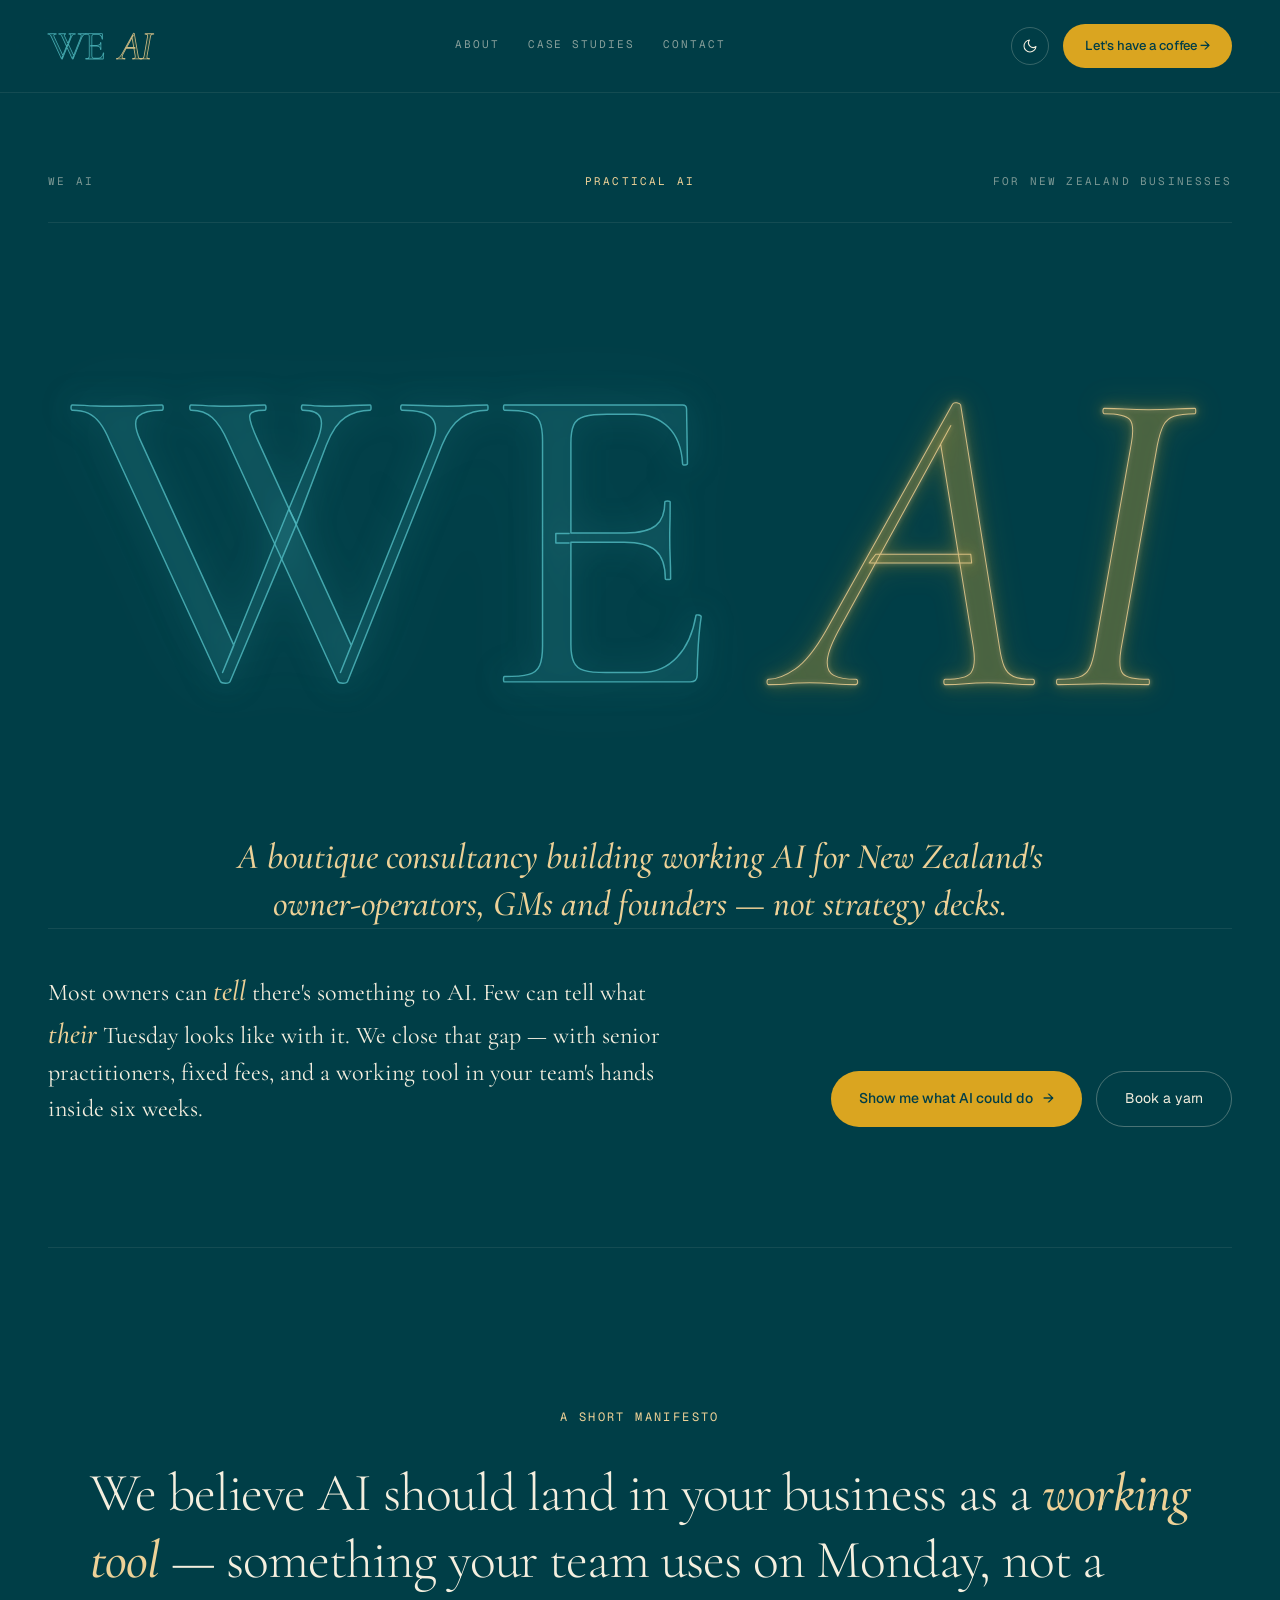
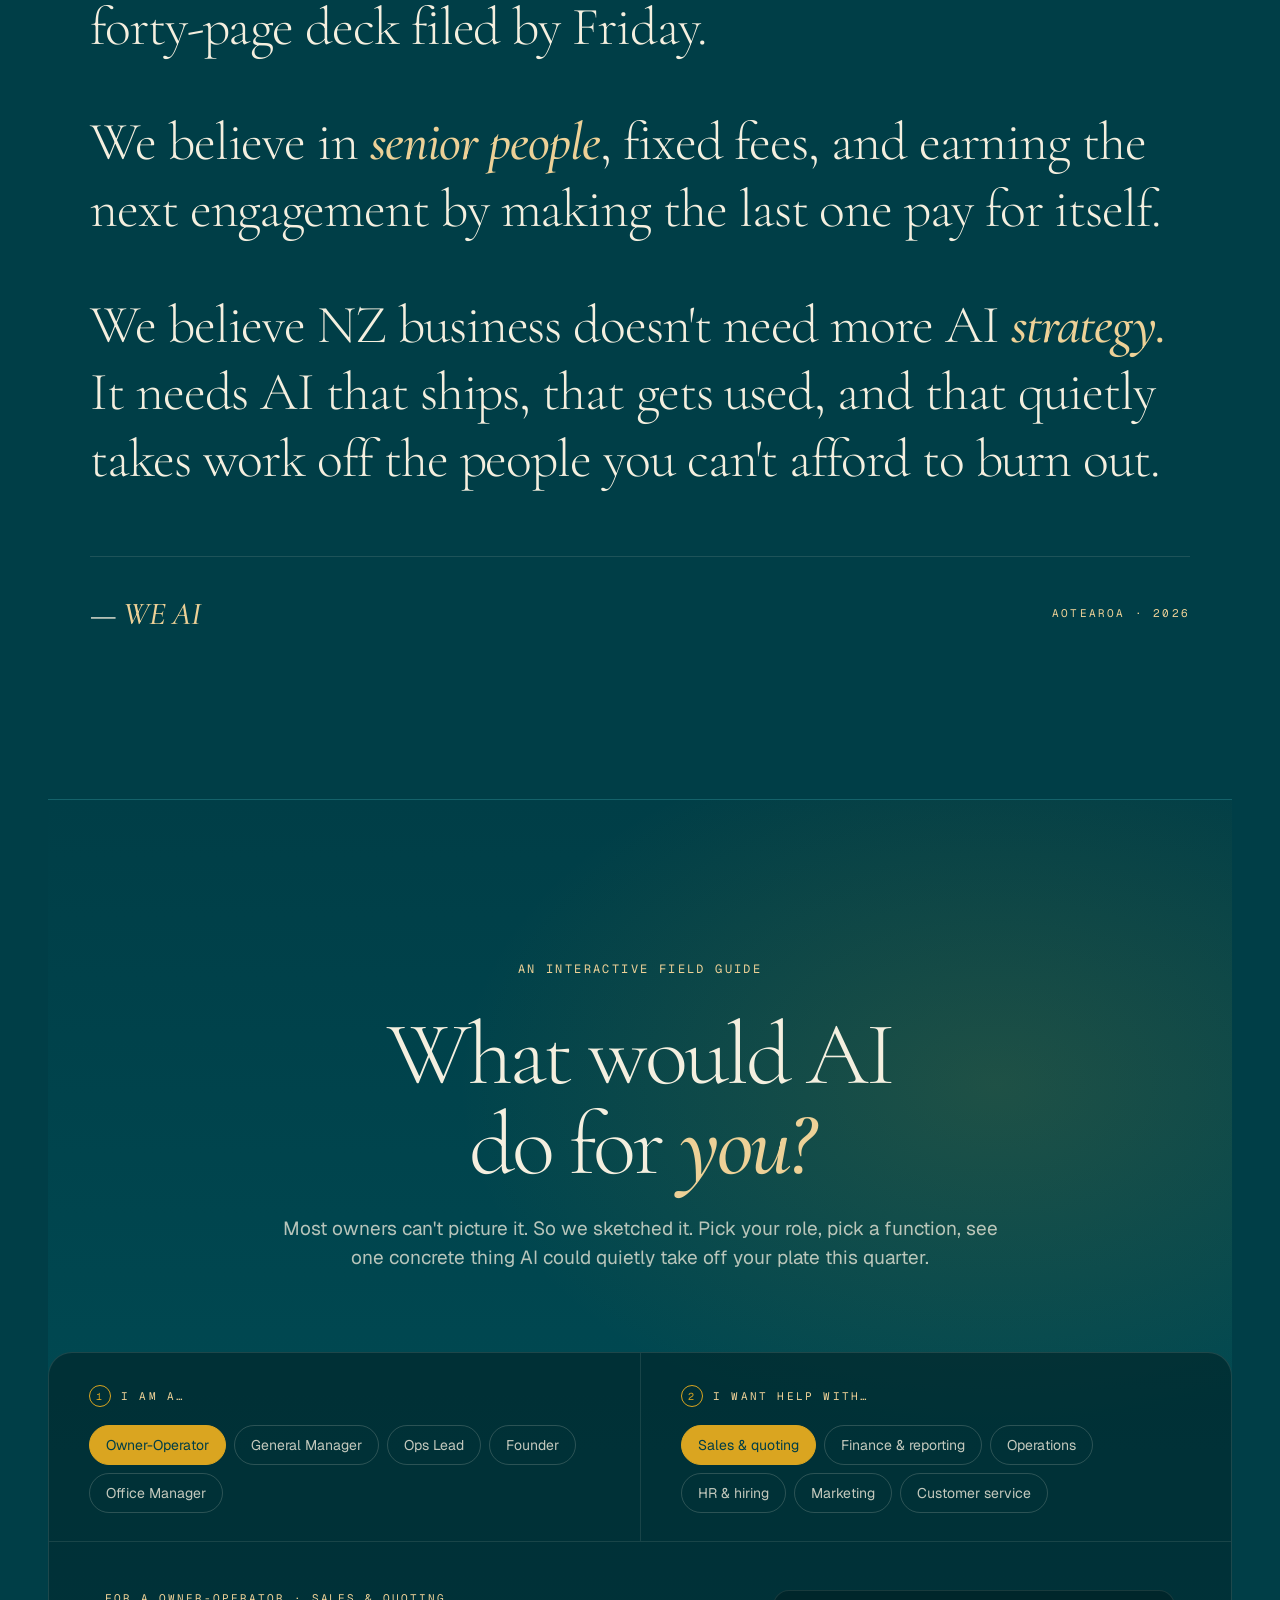
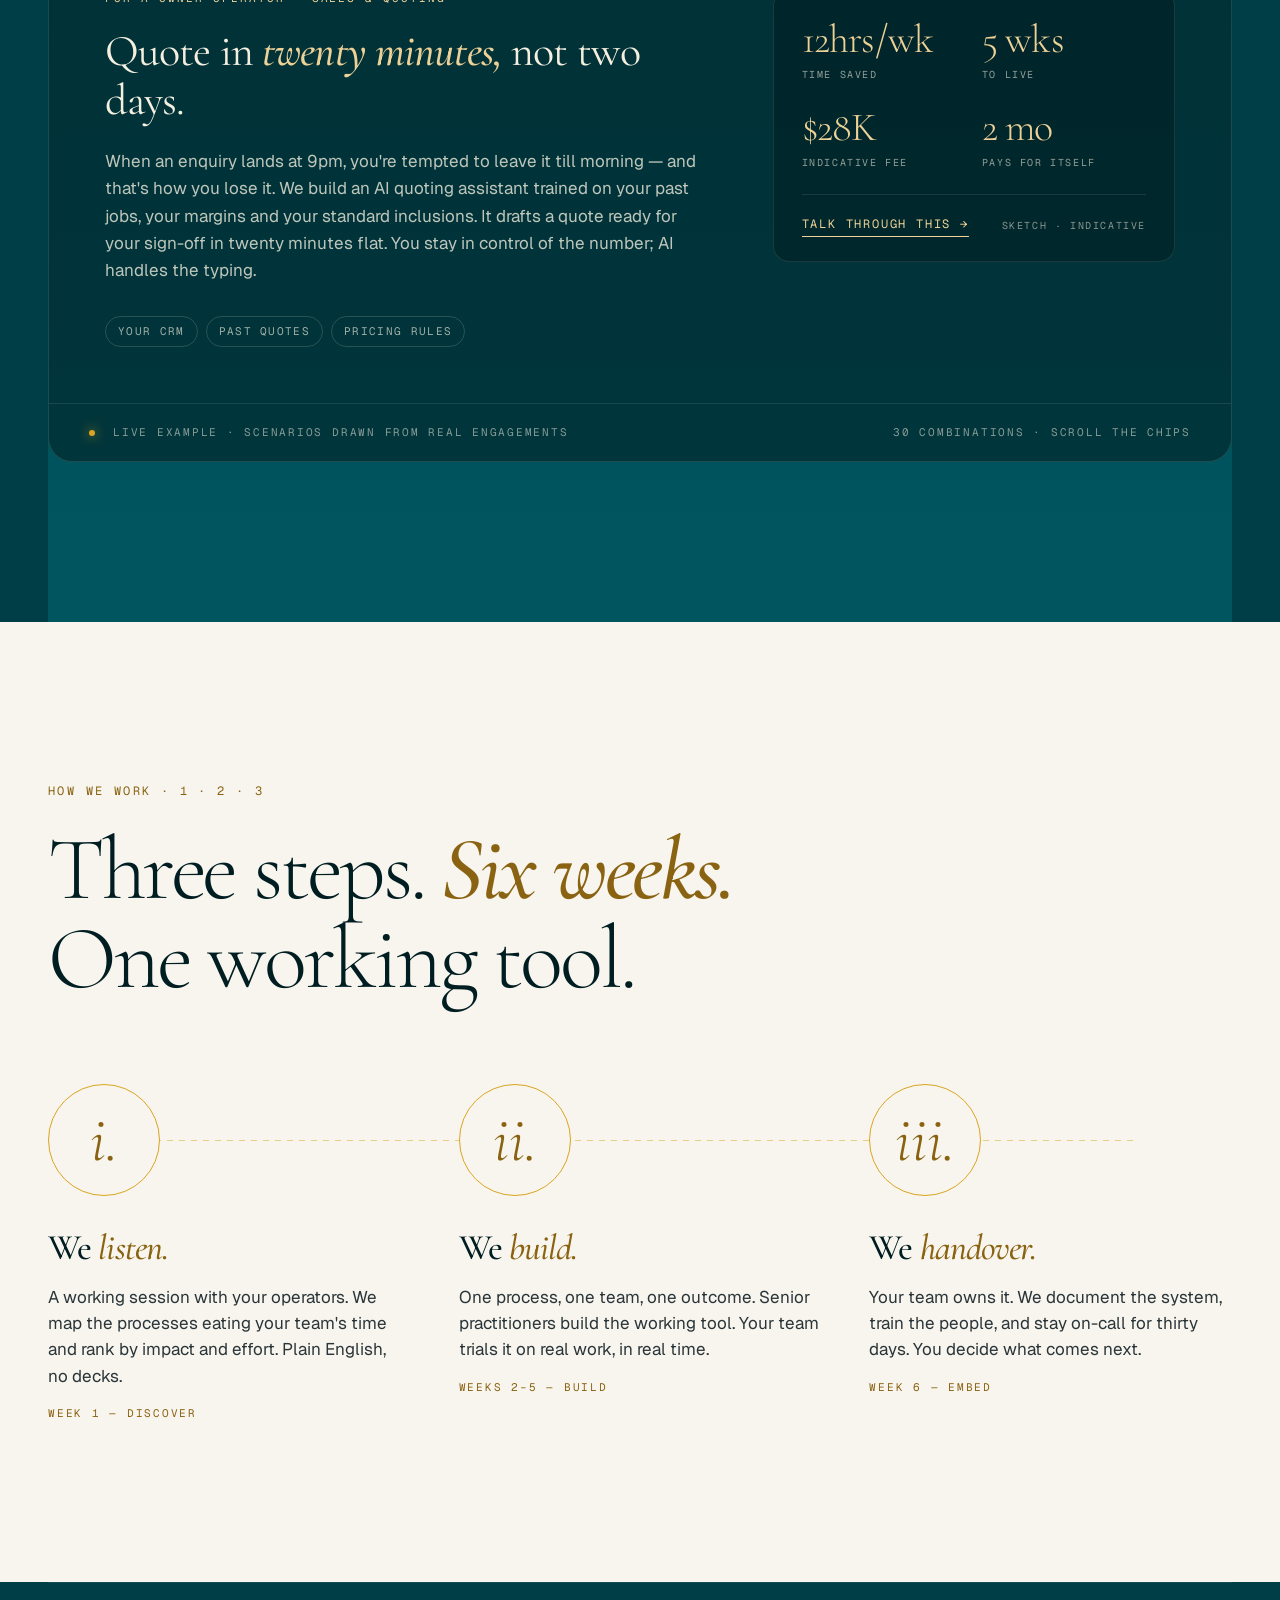
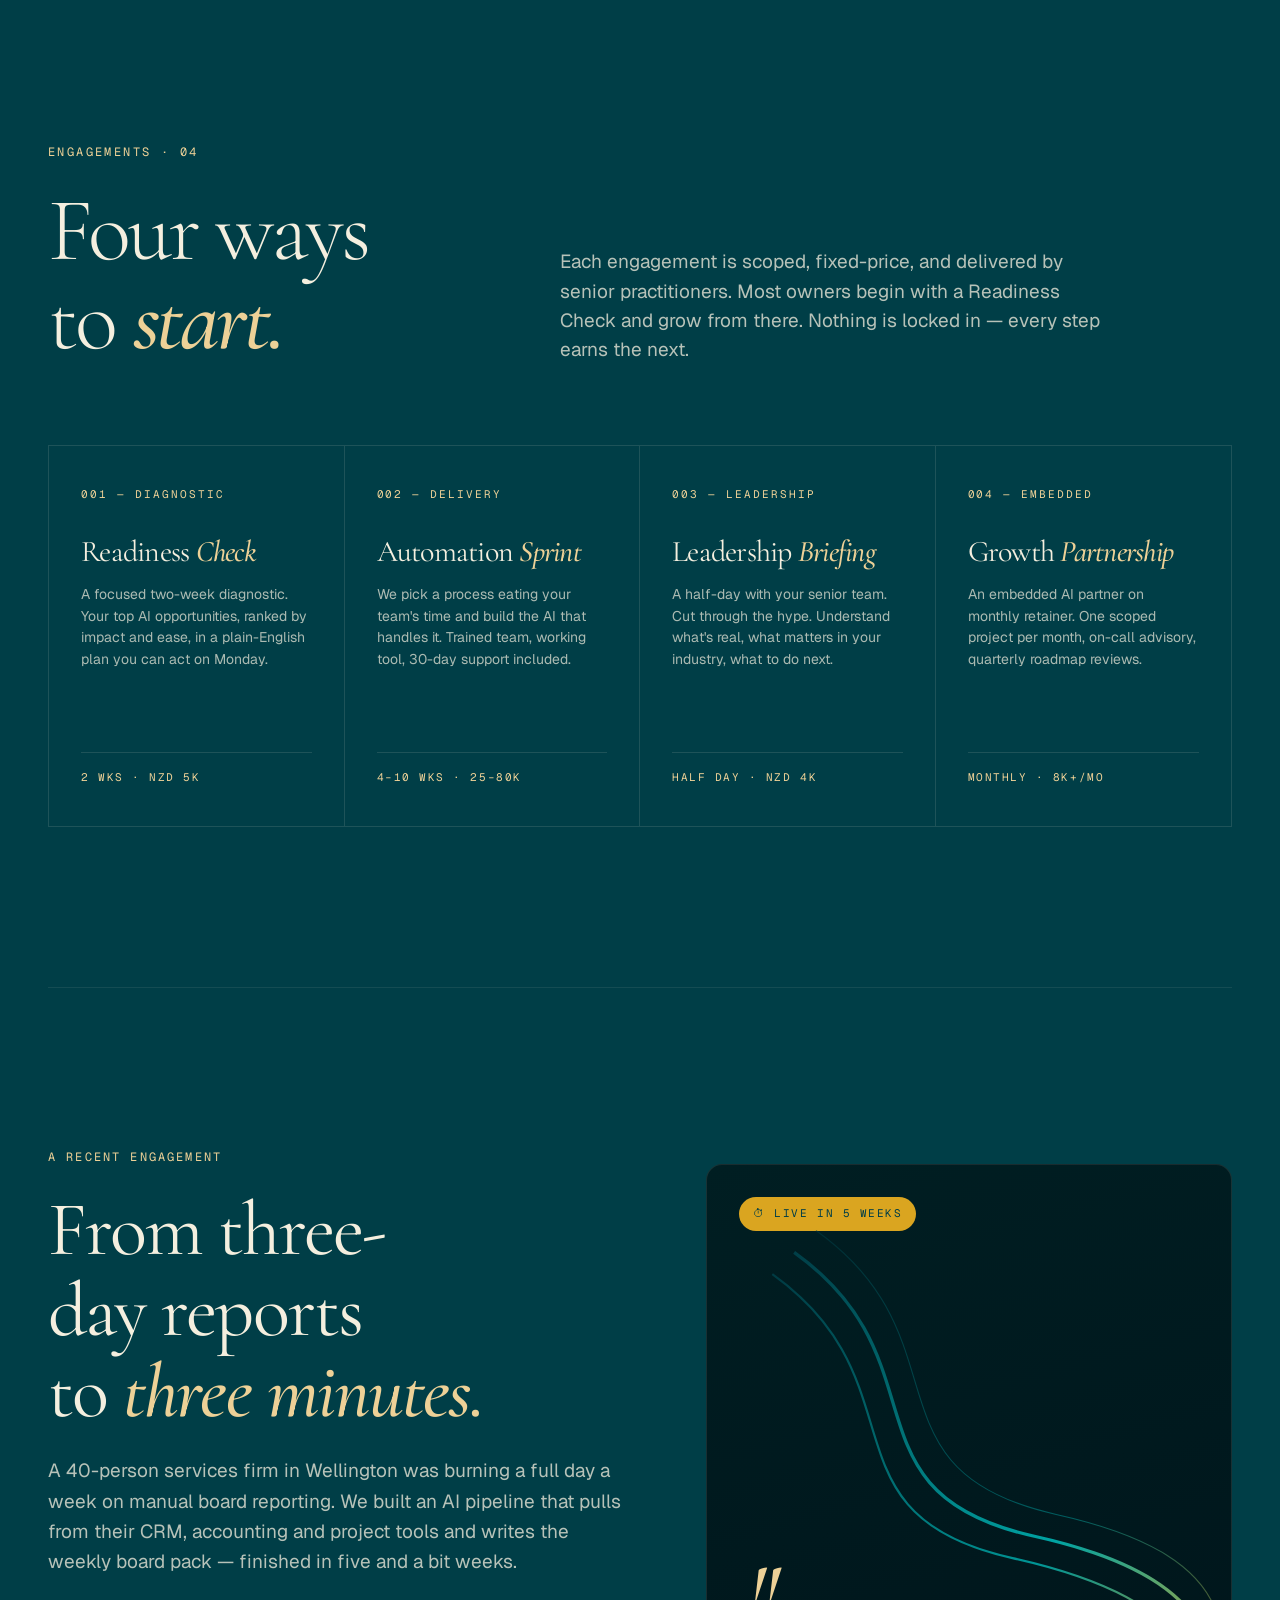
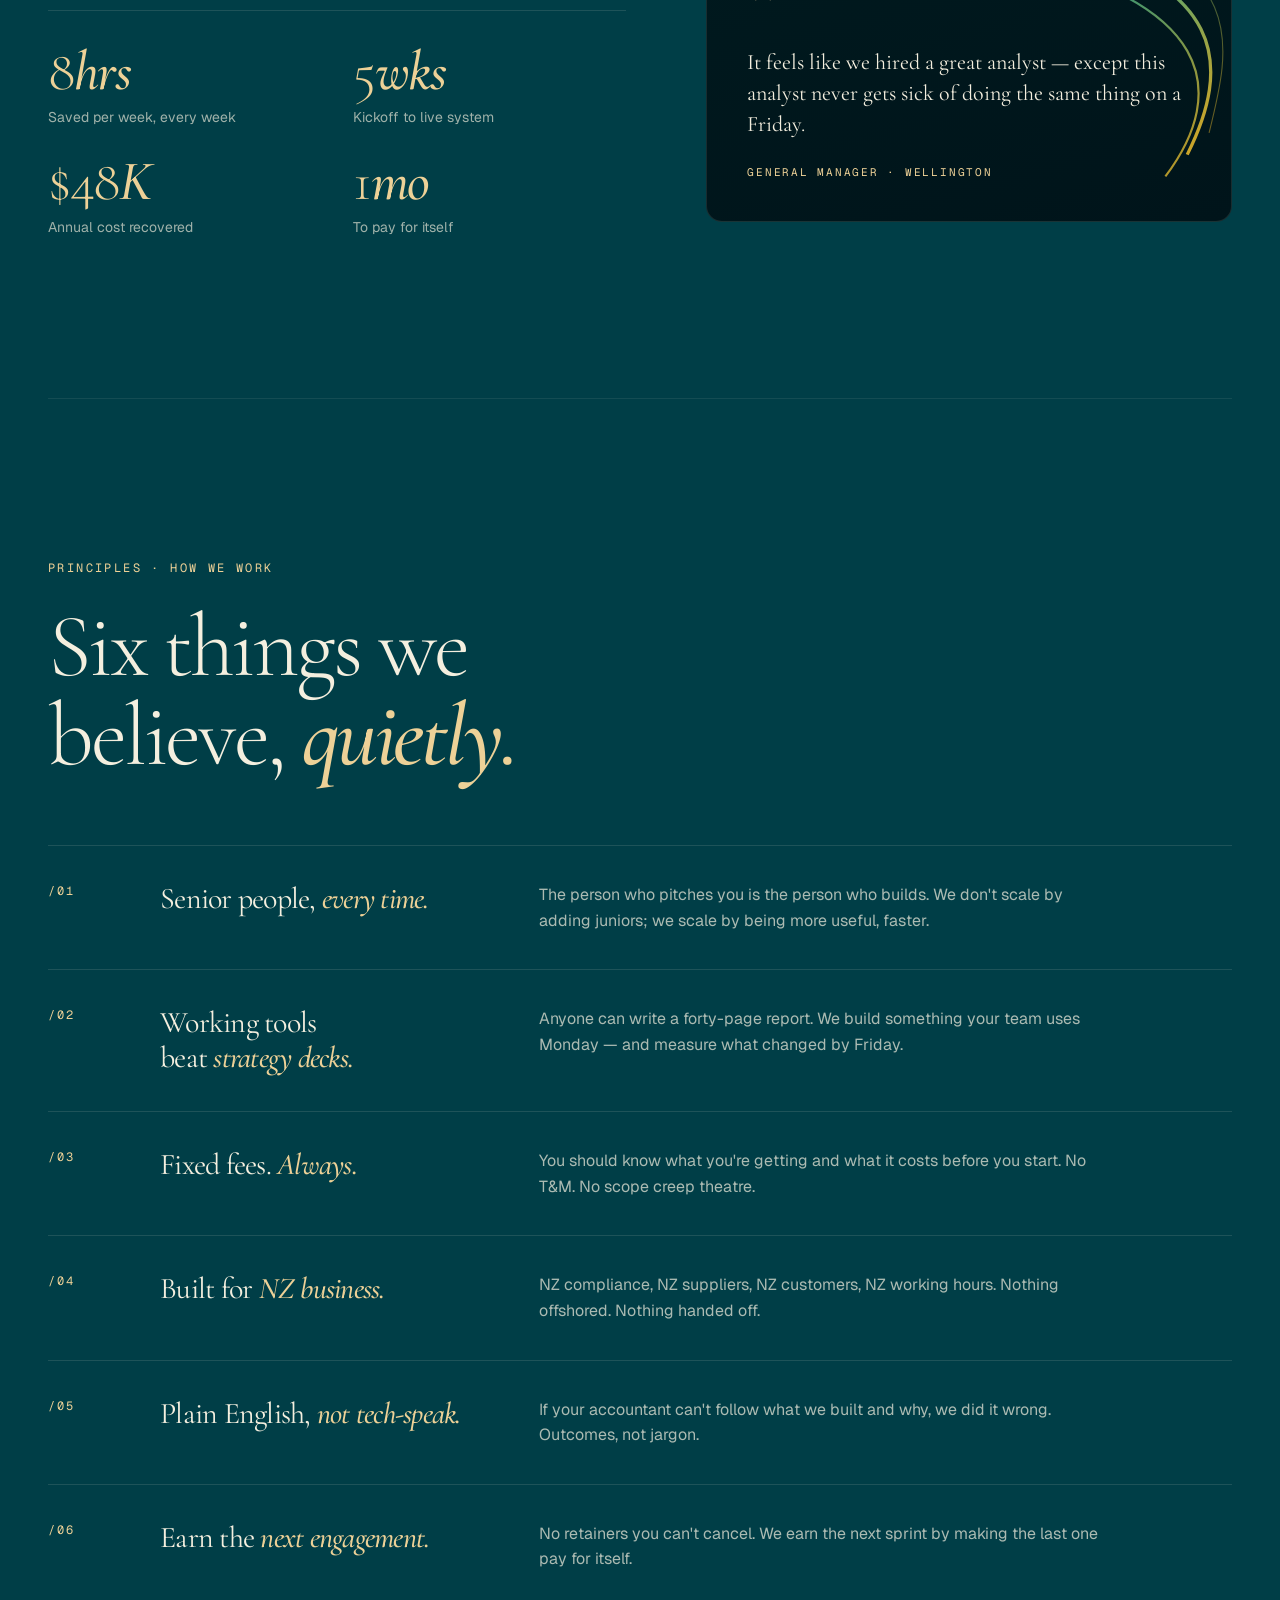
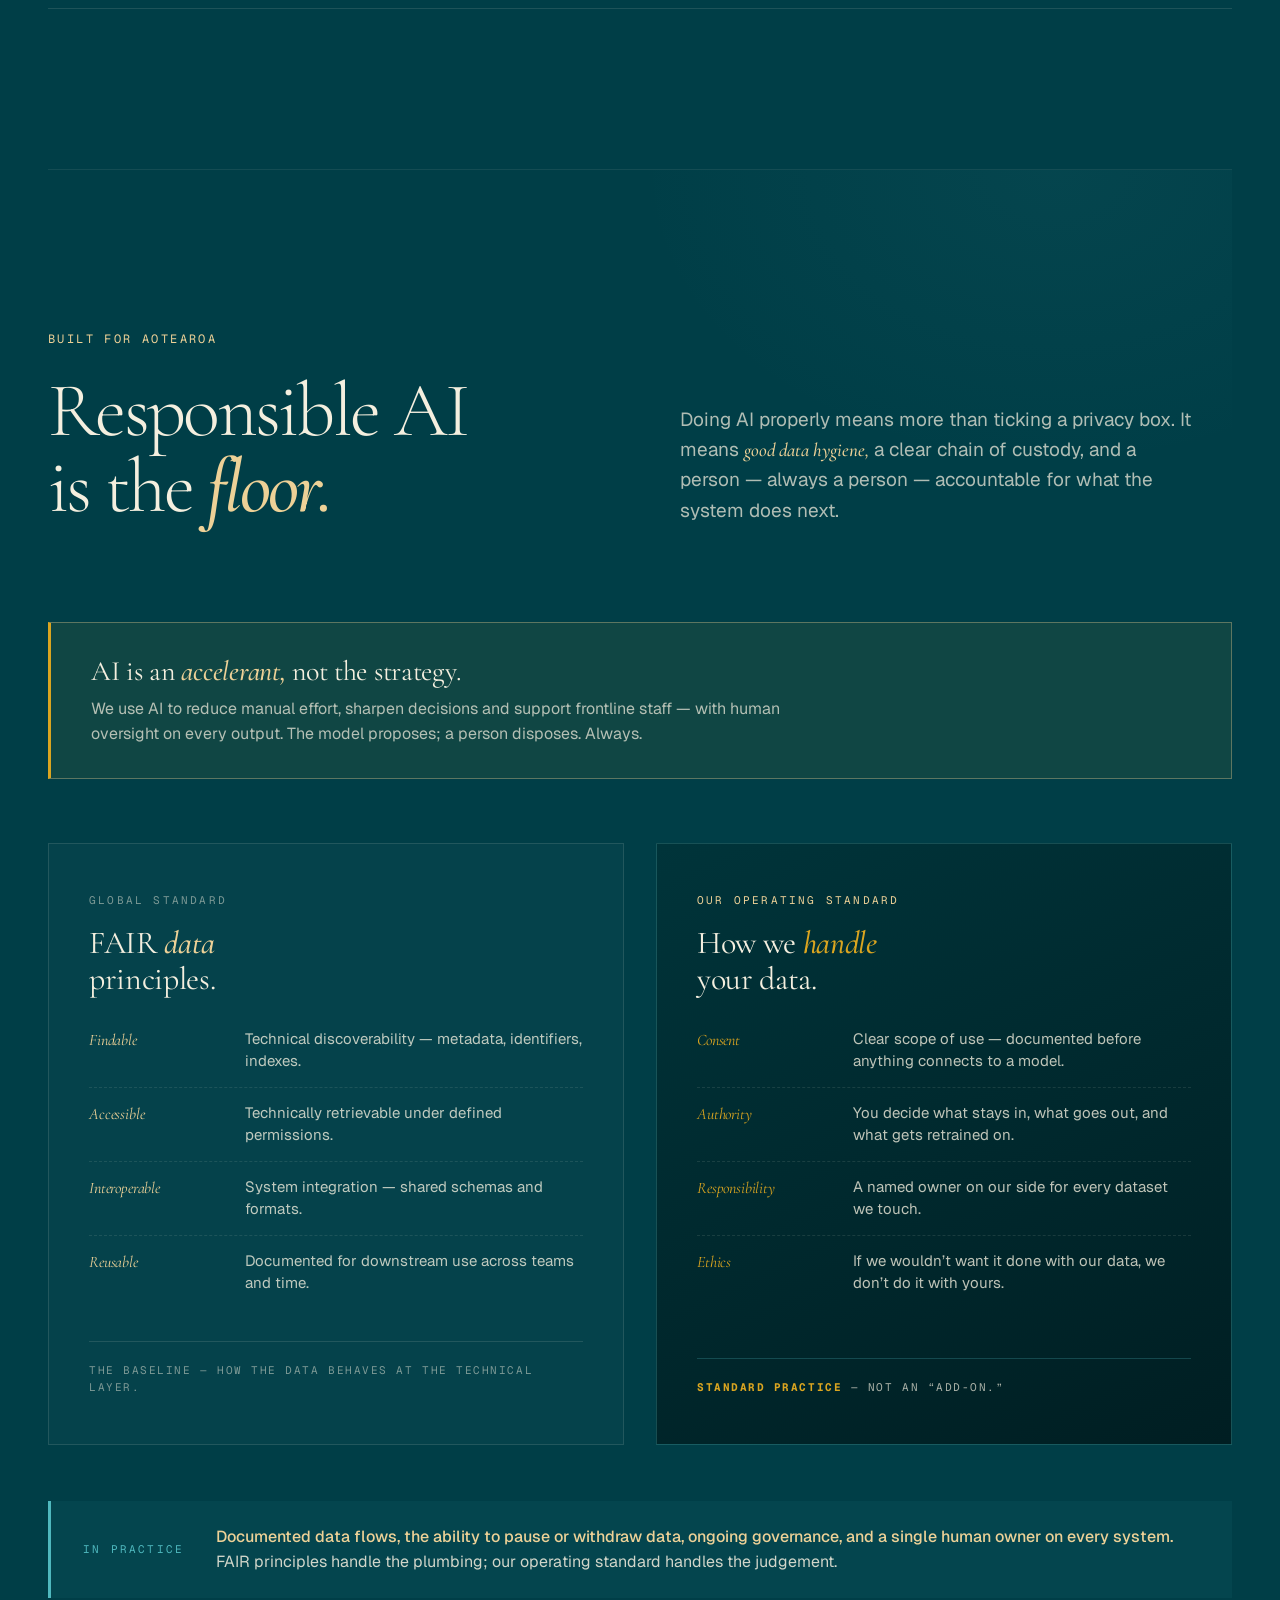
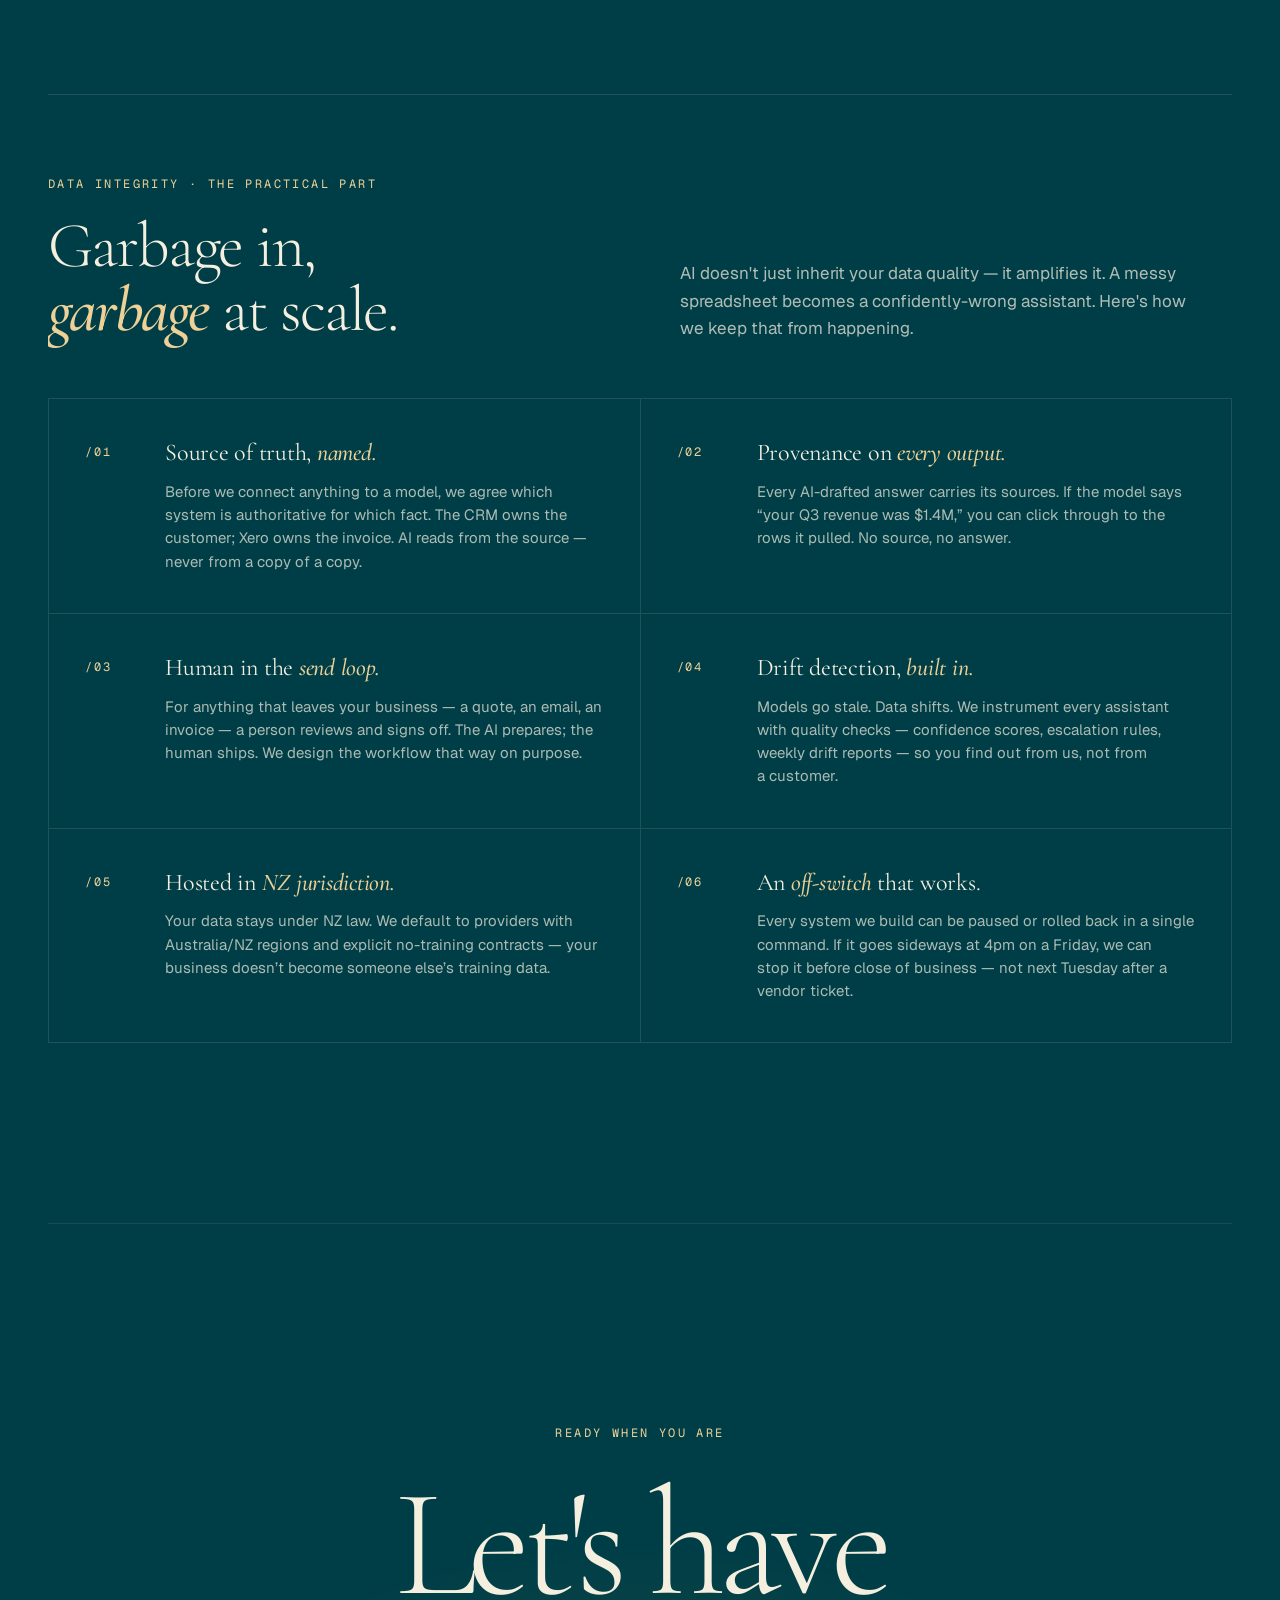
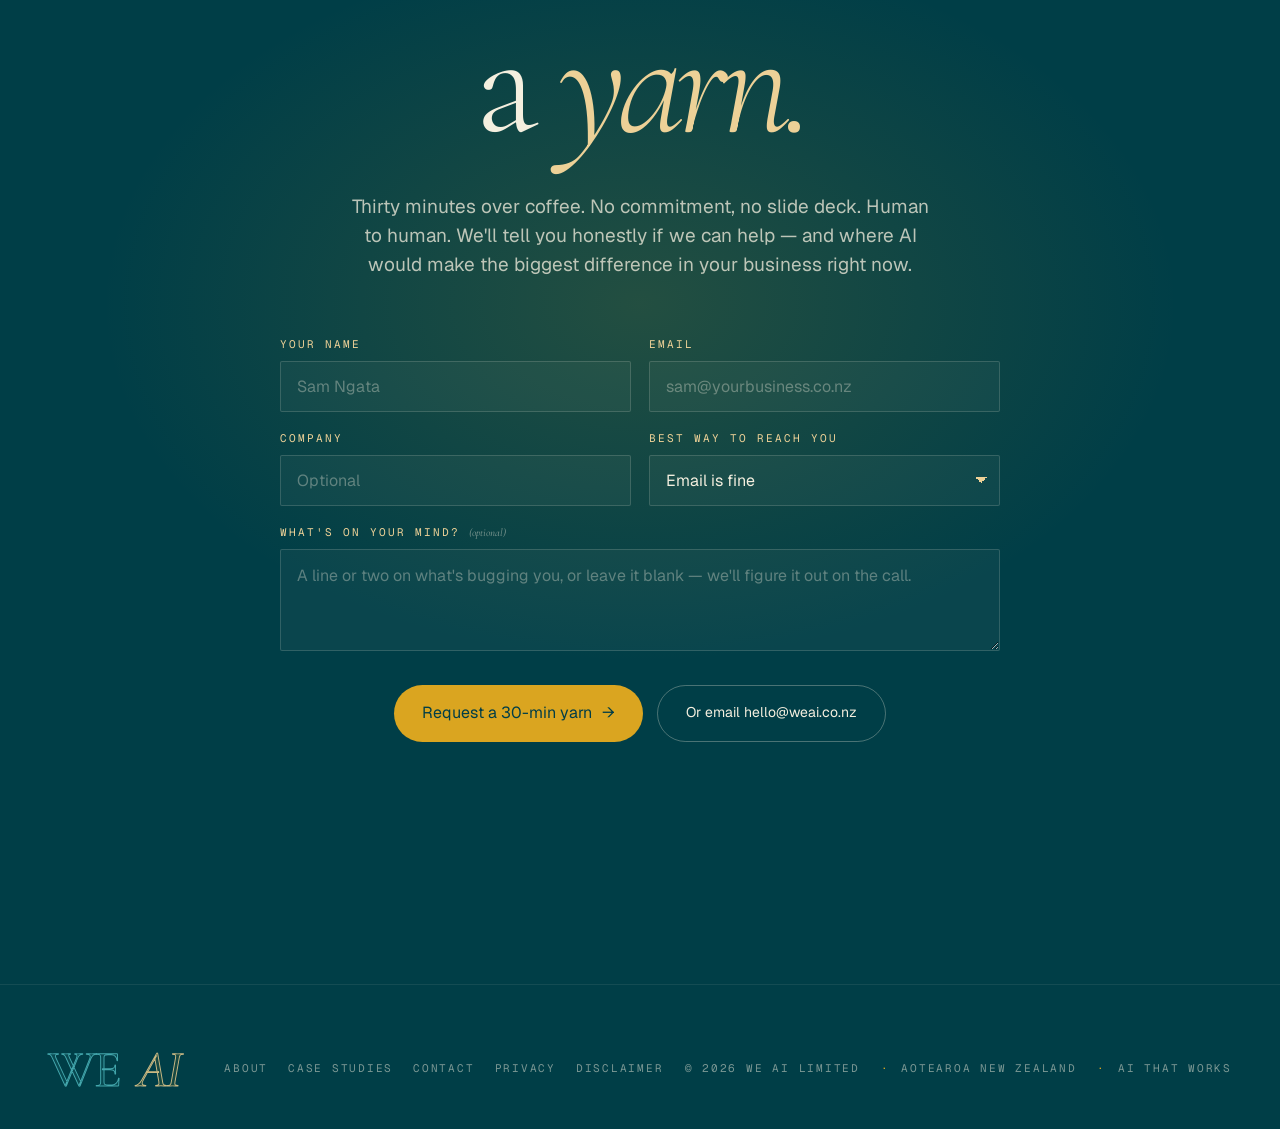
<file: index.html>
<!doctype html>
<html lang="en-NZ">
<head>
<meta charset="utf-8">
<meta name="viewport" content="width=device-width, initial-scale=1">
<meta name="theme-color" content="#003E47" media="(prefers-color-scheme: light)">
<meta name="theme-color" content="#000C0E" media="(prefers-color-scheme: dark)">

<script>
  // Apply theme before first paint to avoid flicker.
  // Default is teal; a saved override (from clicking the nav toggle) wins.
  (function () {
    var theme = 'teal';
    try {
      var saved = localStorage.getItem('weai-theme');
      if (saved === 'dark' || saved === 'teal' || saved === 'light') theme = saved;
    } catch (e) {}
    if (theme === 'dark') document.documentElement.removeAttribute('data-theme');
    else document.documentElement.setAttribute('data-theme', theme);
  })();
</script>

<title>WE AI — A field guide to practical AI for New Zealand business</title>
<meta name="description" content="WE AI is a boutique AI consultancy building working AI for New Zealand's owner-operators, GMs and founders — not strategy decks.">
<link rel="canonical" href="https://weai.co.nz/">

<link rel="icon" type="image/svg+xml" href="/assets/favicon-weai.svg">
<link rel="icon" type="image/png" sizes="512x512" href="/assets/favicon-weai.png">
<link rel="apple-touch-icon" href="/assets/favicon-weai.png">

<meta property="og:type" content="website">
<meta property="og:site_name" content="WE AI">
<meta property="og:title" content="WE AI — Practical AI for New Zealand business">
<meta property="og:description" content="A boutique consultancy building working AI for New Zealand's owner-operators, GMs and founders — not strategy decks.">
<meta property="og:url" content="https://weai.co.nz/">
<meta property="og:image" content="https://weai.co.nz/assets/favicon-weai.png">
<meta property="og:locale" content="en_NZ">

<meta name="twitter:card" content="summary">
<meta name="twitter:title" content="WE AI — Practical AI for New Zealand business">
<meta name="twitter:description" content="A boutique consultancy building working AI for New Zealand's owner-operators, GMs and founders — not strategy decks.">
<meta name="twitter:image" content="https://weai.co.nz/assets/favicon-weai.png">

<link rel="preconnect" href="https://fonts.googleapis.com">
<link rel="preconnect" href="https://fonts.gstatic.com" crossorigin>
<link rel="stylesheet" href="/tokens.css">
<style>
  :root {
    /* DARK (default) */
    --night: #000C0E;
    --night-2: #001418;
    --ink-fg: #F4EFDF;            /* warm off-white — base for all rule/text mixes */
    --nav-bg: rgba(0, 12, 14, 0.85);
    --picker-shell: rgba(0, 30, 34, 0.6);
    --pr-right-bg: rgba(0, 12, 14, 0.6);
    --how-bg: var(--paper);
    --how-ink: var(--teal-ink);
    --how-eyebrow: var(--gold-deep);
    --how-circle-bg: var(--paper);
    --teal-line: rgba(79, 184, 190, 0.55);
    --gold-line: rgba(218, 165, 32, 0.85);
    --logo-we-fill: rgba(79, 184, 190, 0.08);
    --logo-ai-fill: rgba(218, 165, 32, 0.08);
    --gold-glow-1: rgba(218, 165, 32, 0.10);
    --gold-glow-2: rgba(218, 165, 32, 0.12);
    --gold-banner-bg: rgba(218, 165, 32, 0.04);
    --gold-banner-border: rgba(218, 165, 32, 0.25);
  }

  /* LIGHT — pure white, teal ink. Literal hex (not var(--paper)) so this
     theme renders identically in the host preview, which sometimes overrides
     --paper to a dark noir for its own canvas. */
  :root[data-theme="light"] {
    --night: #FFFFFF;             /* pure white */
    --night-2: #F5F7F7;           /* faint cool grey for gradient */
    --paper: #FFFFFF;             /* re-pin */
    --bone: #F0F2F2;              /* re-pin */
    --ink-fg: #001E22;            /* teal-ink — base for all rule/text mixes */
    --gold-cream: #8A6312;        /* gold-deep reads on light */
    --fg-on-dark: #001E22;
    --nav-bg: rgba(255, 255, 255, 0.92);
    --picker-shell: #F8FAFA;
    --pr-right-bg: #F8FAFA;
    --how-bg: #001E22;            /* invert: how-section is dark on white theme */
    --how-ink: #F4EFDF;
    --how-eyebrow: #EDD197;
    --how-circle-bg: #001E22;
    --gold-deep: #8A6312;         /* re-pin for stat numbers etc. */
    --logo-we-fill: rgba(79, 184, 190, 0.10);
    --logo-ai-fill: rgba(218, 165, 32, 0.10);
    --teal-line: rgba(79, 184, 190, 0.85);
    --gold-line: rgba(237, 209, 151, 0.85);
    --gold-glow-1: rgba(218, 165, 32, 0.10);
    --gold-glow-2: rgba(218, 165, 32, 0.12);
    --gold-banner-bg: rgba(218, 165, 32, 0.08);
    --gold-banner-border: rgba(138, 99, 18, 0.30);
  }

  /* TEAL — deep teal background, cream text, gold accents */
  :root[data-theme="teal"] {
    --night: #003E47;             /* teal-deep */
    --night-2: #00565F;           /* slightly lifted teal */
    --paper: #F8F5EE;             /* re-pin so the "How" block stays paper */
    --bone: #EDE6D5;
    --teal-ink: #001E22;
    --gold-deep: #8A6312;
    --ink-fg: #F4EFDF;
    --nav-bg: rgba(0, 62, 71, 0.88);
    --picker-shell: rgba(0, 30, 34, 0.55);
    --pr-right-bg: rgba(0, 30, 34, 0.55);
    --how-bg: var(--paper);
    --how-ink: var(--teal-ink);
    --how-eyebrow: var(--gold-deep);
    --how-circle-bg: var(--paper);
    --teal-line: rgba(79, 184, 190, 0.85);  /* bright teal — matches dark */
    --gold-line: rgba(237, 209, 151, 0.85);
    --logo-we-fill: rgba(79, 184, 190, 0.10);
    --logo-ai-fill: rgba(218, 165, 32, 0.10);
    --gold-glow-1: rgba(218, 165, 32, 0.14);
    --gold-glow-2: rgba(218, 165, 32, 0.16);
    --gold-banner-bg: rgba(218, 165, 32, 0.07);
    --gold-banner-border: rgba(237, 209, 151, 0.35);
  }

  body { background: var(--night); color: var(--fg-on-dark); font-family: var(--font-body); overflow-x: hidden; transition: background 320ms ease, color 320ms ease; }
  .page { max-width: 1480px; margin: 0 auto; padding: 0 48px; }
  ::selection { background: var(--gold-1); color: var(--night); }

  /* Discretionary ligatures and stylistic alternates off across the board.
     Originally added to tame Fraunces' aggressive f-tails; kept for Cormorant
     to keep glyph rendering predictable at all sizes. */
  body, h1, h2, h3, h4, h5, h6, p, em, strong, span, div, text, .word-mark text, .nav-logo svg text, footer .wm-svg text {
    font-feature-settings: "liga" 0, "dlig" 0, "clig" 0, "calt" 0, "swsh" 0, "salt" 0, "ss01" 0, "ss02" 0, "ss03" 0;
    font-variant-ligatures: none;
  }

  /* All italic display text → Cormorant Garamond (calm italic, tame f).
     Fraunces stays for everything upright. */
  em, i,
  .hero-tag, .hero-lead em,
  .manifesto .signoff .sig,
  .picker-head h2 em, .ways-head h2 em, .how-head h2 em, .believe-head h2 em,
  .ethics-head h2 em, .integrity-head h3 em, .close-cta h2 em,
  .step-num, .case-visual .quote .qm,
  .pcard li strong em, .pcard li em,
  .nav-logo svg .ai, .word-mark .ai, footer .wm-svg .ai {
    font-family: var(--font-italic), 'Cormorant Garamond', Georgia, serif;
    font-style: italic;
    font-weight: 500;
  }

  /* ─── NAV ─── */
  .nav {
    position: sticky; top: 0; z-index: 50;
    padding: 24px 48px;
    display: flex; align-items: center; justify-content: space-between;
    background: var(--nav-bg);
    backdrop-filter: blur(20px);
    border-bottom: 1px solid color-mix(in oklab, var(--ink-fg) 8%, transparent);
  }
  /* ─── NAV WIREFRAME LOGO ─── */
  .nav-logo {
    display: flex; align-items: center;
    text-decoration: none;
    line-height: 0;
  }
  .nav-logo svg {
    height: 44px;
    width: auto;
    overflow: visible;
    display: block;
  }
  .nav-logo svg text {
    font-family: var(--font-display);
    font-weight: 400;
    font-size: 120px;
    letter-spacing: -0.04em;
    stroke-width: 2.4;
    stroke-linejoin: round;
    stroke-linecap: round;
    paint-order: stroke;
  }
  .nav-logo svg .we { stroke: var(--teal-line); fill: var(--logo-we-fill); }
  .nav-logo svg .ai { stroke: var(--gold-line); fill: var(--logo-ai-fill); font-style: italic; }
  /* once-only signature draw */
  .nav-logo svg .draw {
    stroke-dasharray: 1200;
    stroke-dashoffset: 1200;
    animation: navDraw 2.6s cubic-bezier(0.4, 0, 0.2, 1) forwards;
  }
  .nav-logo svg .draw.ai { animation-delay: 0.65s; }
  @keyframes navDraw { to { stroke-dashoffset: 0; } }
  .nav-meta {
    font-family: var(--font-mono);
    font-size: 11px;
    letter-spacing: 0.18em;
    text-transform: uppercase;
    color: color-mix(in oklab, var(--ink-fg) 55%, transparent);
    display: flex; gap: 28px;
  }
  .nav-meta a { color: inherit; text-decoration: none; padding-bottom: 2px; border-bottom: 1px solid transparent; transition: color 200ms ease; }
  .nav-meta a:hover { color: var(--gold-cream); }
  .nav-cta {
    background: var(--gold-1);
    color: var(--night);
    padding: 12px 22px;
    border-radius: 999px;
    font-size: 13px;
    font-weight: 500;
    transition: background 200ms ease;
  }
  .nav-cta:hover { background: var(--gold-cream); }

  /* ─── NAV THEME TOGGLE ─── */
  .nav-right {
    display: flex; align-items: center; gap: 14px;
  }
  .nav-theme {
    width: 38px; height: 38px;
    display: inline-flex; align-items: center; justify-content: center;
    background: transparent;
    color: var(--ink-fg);
    border: 1px solid color-mix(in oklab, var(--ink-fg) 22%, transparent);
    border-radius: 999px;
    cursor: pointer;
    padding: 0;
    transition: border-color 200ms ease, color 200ms ease, background 200ms ease;
  }
  .nav-theme:hover {
    border-color: var(--gold-cream);
    color: var(--gold-cream);
  }
  .nav-theme:focus-visible {
    outline: none;
    box-shadow: 0 0 0 3px rgba(218, 165, 32, 0.35);
  }
  .nav-theme svg { width: 16px; height: 16px; display: block; }
  /* Default state shows the moon (we're in teal/light). Dark mode overrides. */
  .nav-theme .icon-sun { display: none; }
  .nav-theme .icon-moon { display: block; }
  :root:not([data-theme]) .nav-theme .icon-sun,
  :root[data-theme="dark"] .nav-theme .icon-sun { display: block; }
  :root:not([data-theme]) .nav-theme .icon-moon,
  :root[data-theme="dark"] .nav-theme .icon-moon { display: none; }

  @media (max-width: 760px) {
    .nav-meta { display: none; }
  }

  /* ─── HERO — wireframe letters ─── */
  .hero {
    position: relative;
    min-height: calc(100vh - 105px);
    padding: 80px 0 120px;
    display: flex; flex-direction: column; justify-content: space-between;
  }
  .hero-top {
    display: grid;
    grid-template-columns: 1fr auto 1fr;
    gap: 32px;
    font-family: var(--font-mono);
    font-size: 11px;
    letter-spacing: 0.2em;
    text-transform: uppercase;
    color: color-mix(in oklab, var(--ink-fg) 50%, transparent);
    padding-bottom: 32px;
    border-bottom: 1px solid color-mix(in oklab, var(--ink-fg) 8%, transparent);
  }
  .hero-top .center { text-align: center; color: var(--gold-cream); }
  .hero-top .right { text-align: right; }

  /* The wireframe word-mark */
  .word-mark {
    position: relative;
    margin: 80px 0 48px;
    display: flex; justify-content: center; align-items: center;
    pointer-events: none;
  }
  .word-mark svg {
    width: 100%;
    max-width: 1300px;
    height: auto;
    overflow: visible;
    /* never render smaller than the nav wordmark (44px tall) */
    min-height: 96px;
  }
  /* Genuine stroke-draw. Each path traces on via its own measured length
     (--l, stamped inline; measured with getTotalLength() on the cleaned
     geometry, padded ~5%). Dash units are USER units — the paths must NOT
     carry vector-effect="non-scaling-stroke": Chromium dashes non-scaling
     strokes in screen space while getTotalLength() reports user space, which
     leaked stray segments at t=0 and broke the held end state. The geometry
     was also cleaned (duplicate subpaths + stray bare movetos removed). */
  .word-mark path {
    stroke-width: 1.6;
    stroke-linejoin: round;
    stroke-linecap: round;
    paint-order: stroke fill;
    fill-opacity: 0;
    animation: sdW1 3.3s cubic-bezier(0.45, 0, 0.25, 1) forwards;
  }
  /* WE rendered at 1.6 *screen* px under non-scaling-stroke; 0.77 user units
     reproduces that weight at desktop and scales like the old text hero did.
     AI never had vector-effect — its 1.6 is already the approved weight. */
  .word-mark .we path { stroke-width: 0.77; }
  /* draw order: W leads, E follows a beat, AI lands last.
     Safari-proof: per-path keyframes with LITERAL measured lengths —
     WebKit mishandles var()/calc() inside @keyframes (desynced letters),
     so each path gets its own keyframe block. --l kept as documentation. */
  .word-mark .we path:nth-of-type(1) { stroke-dasharray: 977; stroke-dashoffset: 977; animation-name: sdE; animation-delay: 0.3s; }  /* E */
  .word-mark .we path:nth-of-type(2) { stroke-dasharray: 830; stroke-dashoffset: 830; animation-name: sdW1; }
  .word-mark .we path:nth-of-type(3) { stroke-dasharray: 813; stroke-dashoffset: 813; animation-name: sdW2; }
  .word-mark .ai path { stroke-dasharray: 4162; stroke-dashoffset: 4162; animation-name: sdAI; animation-delay: 0.55s; }
  @keyframes sdE  { 0% { stroke-dashoffset: 977;  fill-opacity: 0; } 68% { stroke-dashoffset: 0; fill-opacity: 0; } 100% { stroke-dashoffset: 0; fill-opacity: 1; } }
  @keyframes sdW1 { 0% { stroke-dashoffset: 830;  fill-opacity: 0; } 68% { stroke-dashoffset: 0; fill-opacity: 0; } 100% { stroke-dashoffset: 0; fill-opacity: 1; } }
  @keyframes sdW2 { 0% { stroke-dashoffset: 813;  fill-opacity: 0; } 68% { stroke-dashoffset: 0; fill-opacity: 0; } 100% { stroke-dashoffset: 0; fill-opacity: 1; } }
  @keyframes sdAI { 0% { stroke-dashoffset: 4162; fill-opacity: 0; } 68% { stroke-dashoffset: 0; fill-opacity: 0; } 100% { stroke-dashoffset: 0; fill-opacity: 1; } }
  @media (prefers-reduced-motion: reduce) {
    .word-mark path {
      animation: none;
      stroke-dasharray: none;
      stroke-dashoffset: 0;
      fill-opacity: 1;
    }
  }
  .word-mark .we { stroke: var(--teal-line); fill: var(--logo-we-fill); }
  .word-mark .ai { stroke: var(--gold-line); fill: var(--logo-ai-fill); }

  /* Light & teal themes — letters are darker than bg, so add a luminous outer
     glow to recreate the "lit edge" feel that comes for free on dark. */
  :root[data-theme="light"] .word-mark .we,
  :root[data-theme="teal"] .word-mark .we {
    filter:
      drop-shadow(0 0 8px rgba(79, 184, 190, 0.55))
      drop-shadow(0 0 22px rgba(79, 184, 190, 0.35));
  }
  :root[data-theme="light"] .word-mark .ai,
  :root[data-theme="teal"] .word-mark .ai {
    filter:
      drop-shadow(0 0 3px rgba(237, 209, 151, 0.80))
      drop-shadow(0 0 10px rgba(218, 165, 32, 0.65))
      drop-shadow(0 0 22px rgba(218, 165, 32, 0.35));
  }

  /* Nav and footer wordmarks are rendered with <text> (Cormorant Garamond) at small scale —
     no drop-shadow glow there; font-rasterised strokes read crisper at that size. */

  .hero-tag {
    text-align: center;
    font-family: var(--font-italic);
    font-style: italic;
    font-weight: 500;
    font-size: 36px;
    color: var(--gold-cream);
    line-height: 1.3;
    max-width: 900px;
    margin: 0 auto;
    opacity: 0;
    animation: fadeIn 1.2s ease 1.4s forwards;
  }
  @keyframes fadeIn { to { opacity: 1; } }

  .hero-bottom {
    margin-top: auto;
    padding-top: 64px;
    display: grid;
    grid-template-columns: 1.4fr 1fr;
    gap: 80px;
    align-items: end;
    border-top: 1px solid color-mix(in oklab, var(--ink-fg) 8%, transparent);
    padding-top: 40px;
  }
  .hero-lead {
    font-family: var(--font-italic);
    font-size: 24px;
    line-height: 1.5;
    color: var(--fg-on-dark);
    max-width: 640px;
  }
  .hero-lead em {
    font-family: var(--font-italic);
    font-style: italic;
    font-size: 1.2em;
    color: var(--gold-cream);
  }
  .hero-actions {
    display: flex; gap: 14px; flex-wrap: wrap; justify-content: flex-end;
  }
  .btn-gold {
    background: var(--gold-1);
    color: var(--night);
    padding: 16px 28px;
    border-radius: 999px;
    font-size: 14px;
    font-weight: 500;
    transition: background 200ms ease;
    display: inline-flex; gap: 10px; align-items: center;
  }
  .btn-gold:hover { background: var(--gold-cream); }
  .btn-out {
    border: 1px solid color-mix(in oklab, var(--ink-fg) 30%, transparent);
    color: var(--fg-on-dark);
    padding: 16px 28px;
    border-radius: 999px;
    font-size: 14px;
    transition: border-color 200ms ease;
  }
  .btn-out:hover { border-color: var(--gold-cream); color: var(--gold-cream); }

  /* ─── MANIFESTO (kept from V1) ─── */
  .manifesto {
    padding: 160px 0;
    border-top: 1px solid color-mix(in oklab, var(--ink-fg) 8%, transparent);
  }
  .manifesto-inner {
    max-width: 1100px;
    margin: 0 auto;
  }
  .manifesto .kicker {
    font-family: var(--font-mono);
    font-size: 12px;
    letter-spacing: 0.2em;
    text-transform: uppercase;
    color: var(--gold-cream);
    margin-bottom: 32px;
    text-align: center;
  }
  .manifesto p {
    font-family: var(--font-display);
    font-size: clamp(36px, 4.2vw, 64px);
    line-height: 1.25;
    color: var(--fg-on-dark);
    font-weight: 300;
    letter-spacing: -0.02em;
    text-align: left;
  }
  .manifesto p em {
    font-style: italic;
    color: var(--gold-cream);
  }
  .manifesto p + p { margin-top: 48px; }
  .manifesto .signoff {
    margin-top: 64px;
    padding-top: 32px;
    border-top: 1px solid color-mix(in oklab, var(--ink-fg) 12%, transparent);
    display: flex; justify-content: space-between; align-items: center;
    font-family: var(--font-mono);
    font-size: 11px;
    letter-spacing: 0.2em;
    text-transform: uppercase;
    color: var(--gold-cream);
  }
  .manifesto .signoff .sig {
    font-family: var(--font-display);
    font-style: italic;
    font-size: 32px;
    color: var(--fg-on-dark);
    text-transform: none;
    letter-spacing: -0.01em;
  }
  .manifesto .signoff .sig em { color: var(--gold-cream); }

  /* ═══ THE PICKER — "What would AI do for…" ═══ */
  .picker-section {
    padding: 160px 0;
    background: linear-gradient(180deg, var(--night) 0%, var(--night-2) 100%);
    border-top: 1px solid color-mix(in oklab, var(--ink-fg) 8%, transparent);
    position: relative;
    overflow: hidden;
  }
  .picker-section::before {
    content: "";
    position: absolute; inset: 0;
    background: radial-gradient(900px 600px at 80% 20%, var(--gold-glow-1), transparent 60%);
    pointer-events: none;
  }
  .picker-head {
    text-align: center;
    margin-bottom: 80px;
    position: relative;
  }
  .picker-head .kicker {
    font-family: var(--font-mono);
    font-size: 12px;
    letter-spacing: 0.2em;
    text-transform: uppercase;
    color: var(--gold-cream);
    margin-bottom: 32px;
  }
  .picker-head h2 {
    font-family: var(--font-display);
    font-size: clamp(56px, 7vw, 96px);
    font-weight: 300;
    letter-spacing: -0.035em;
    line-height: 1;
    color: var(--fg-on-dark);
  }
  .picker-head h2 em {
    font-style: italic;
    color: var(--gold-cream);
  }
  .picker-head .deck {
    margin-top: 24px;
    font-size: 19px;
    line-height: 1.55;
    color: color-mix(in oklab, var(--ink-fg) 75%, transparent);
    max-width: 720px;
    margin-left: auto;
    margin-right: auto;
  }

  .picker {
    max-width: 1240px;
    margin: 0 auto;
    background: var(--picker-shell);
    border: 1px solid color-mix(in oklab, var(--ink-fg) 12%, transparent);
    border-radius: 24px;
    overflow: hidden;
    position: relative;
  }
  .picker-controls {
    display: grid;
    grid-template-columns: 1fr 1fr;
    border-bottom: 1px solid color-mix(in oklab, var(--ink-fg) 10%, transparent);
  }
  .picker-col {
    padding: 32px 40px 28px;
  }
  .picker-col + .picker-col {
    border-left: 1px solid color-mix(in oklab, var(--ink-fg) 10%, transparent);
  }
  .picker-col .label {
    font-family: var(--font-mono);
    font-size: 11px;
    letter-spacing: 0.2em;
    text-transform: uppercase;
    color: var(--gold-cream);
    margin-bottom: 18px;
    display: flex; gap: 10px; align-items: center;
  }
  .picker-col .label .num {
    display: inline-flex;
    width: 22px; height: 22px;
    align-items: center; justify-content: center;
    border: 1px solid var(--gold-1);
    border-radius: 999px;
    color: var(--gold-1);
    font-size: 10px;
  }
  .chips {
    display: flex; flex-wrap: wrap; gap: 8px;
  }
  .chip {
    padding: 10px 16px;
    border-radius: 999px;
    background: transparent;
    border: 1px solid color-mix(in oklab, var(--ink-fg) 18%, transparent);
    color: color-mix(in oklab, var(--ink-fg) 80%, transparent);
    font-family: var(--font-body);
    font-size: 14px;
    cursor: pointer;
    transition: all 180ms ease;
  }
  .chip:hover {
    border-color: var(--gold-cream);
    color: var(--gold-cream);
  }
  .chip.active {
    background: var(--gold-1);
    color: var(--night);
    border-color: var(--gold-1);
  }

  /* Result panel */
  .picker-result {
    padding: 48px 56px 56px;
    min-height: 360px;
    display: grid;
    grid-template-columns: 1.5fr 1fr;
    gap: 64px;
    align-items: start;
    transition: opacity 280ms ease;
  }
  .picker-result.fading { opacity: 0; }

  .pr-left .pr-eyebrow {
    font-family: var(--font-mono);
    font-size: 11px;
    letter-spacing: 0.18em;
    text-transform: uppercase;
    color: var(--gold-cream);
    margin-bottom: 20px;
  }
  .pr-left .pr-title {
    font-family: var(--font-display);
    font-size: 44px;
    font-weight: 400;
    line-height: 1.1;
    letter-spacing: -0.02em;
    color: var(--fg-on-dark);
    margin-bottom: 24px;
  }
  .pr-left .pr-title em {
    font-style: italic;
    color: var(--gold-cream);
  }
  .pr-left .pr-body {
    font-size: 17px;
    line-height: 1.6;
    color: color-mix(in oklab, var(--ink-fg) 78%, transparent);
    margin-bottom: 32px;
  }
  .pr-tools {
    display: flex; gap: 8px; flex-wrap: wrap;
  }
  .pr-tools .tool {
    font-family: var(--font-mono);
    font-size: 11px;
    letter-spacing: 0.12em;
    text-transform: uppercase;
    padding: 6px 12px;
    border: 1px solid color-mix(in oklab, var(--ink-fg) 16%, transparent);
    border-radius: 999px;
    color: color-mix(in oklab, var(--ink-fg) 65%, transparent);
  }

  .pr-right {
    background: var(--pr-right-bg);
    border: 1px solid color-mix(in oklab, var(--ink-fg) 10%, transparent);
    border-radius: 16px;
    padding: 28px 28px 24px;
  }
  .pr-stats {
    display: grid; grid-template-columns: 1fr 1fr; gap: 24px 16px;
    margin-bottom: 24px;
  }
  .pr-stat .v {
    font-family: var(--font-display);
    font-size: 40px;
    font-weight: 300;
    color: var(--gold-cream);
    line-height: 1;
    letter-spacing: -0.02em;
  }
  .pr-stat .v em { font-style: italic; }
  .pr-stat .l {
    margin-top: 8px;
    font-family: var(--font-mono);
    font-size: 10px;
    letter-spacing: 0.16em;
    text-transform: uppercase;
    color: color-mix(in oklab, var(--ink-fg) 60%, transparent);
  }
  .pr-cta {
    margin-top: 8px;
    padding-top: 20px;
    border-top: 1px solid color-mix(in oklab, var(--ink-fg) 10%, transparent);
    display: flex; justify-content: space-between; align-items: center;
  }
  .pr-cta a {
    font-family: var(--font-mono);
    font-size: 12px;
    letter-spacing: 0.15em;
    text-transform: uppercase;
    color: var(--gold-cream);
    border-bottom: 1px solid var(--gold-cream);
    padding-bottom: 2px;
  }
  .pr-cta .badge {
    font-family: var(--font-mono);
    font-size: 10px;
    letter-spacing: 0.16em;
    text-transform: uppercase;
    color: color-mix(in oklab, var(--ink-fg) 55%, transparent);
  }

  .picker-foot {
    border-top: 1px solid color-mix(in oklab, var(--ink-fg) 10%, transparent);
    padding: 20px 40px;
    display: flex; justify-content: space-between; align-items: center;
    font-family: var(--font-mono);
    font-size: 11px;
    letter-spacing: 0.16em;
    text-transform: uppercase;
    color: color-mix(in oklab, var(--ink-fg) 55%, transparent);
  }
  .picker-foot .left { display: flex; gap: 18px; align-items: center; }
  .picker-foot .left .dot {
    width: 6px; height: 6px;
    background: var(--gold-1); border-radius: 999px;
    box-shadow: 0 0 12px var(--gold-1);
    animation: pulse 1.6s ease-in-out infinite;
  }
  @keyframes pulse { 0%,100% { opacity: 1; } 50% { opacity: 0.4; } }

  /* ═══ FOUR WAYS TO START (kept from V2) ═══ */
  .ways {
    padding: 160px 0;
    border-top: 1px solid color-mix(in oklab, var(--ink-fg) 8%, transparent);
  }
  .ways-head {
    display: grid; grid-template-columns: 1fr 1.5fr; gap: 64px;
    margin-bottom: 80px; align-items: end;
  }
  .ways-head .kicker {
    font-family: var(--font-mono);
    font-size: 12px;
    letter-spacing: 0.2em;
    text-transform: uppercase;
    color: var(--gold-cream);
    margin-bottom: 24px;
  }
  .ways-head h2 {
    font-family: var(--font-display);
    font-size: clamp(56px, 7vw, 96px);
    font-weight: 300;
    letter-spacing: -0.035em;
    line-height: 1;
    color: var(--fg-on-dark);
  }
  .ways-head h2 em { font-style: italic; color: var(--gold-cream); }
  .ways-head p {
    font-size: 19px;
    line-height: 1.55;
    color: color-mix(in oklab, var(--ink-fg) 75%, transparent);
    max-width: 560px;
  }
  .ways-grid {
    display: grid; grid-template-columns: repeat(4, 1fr); gap: 0;
    border: 1px solid color-mix(in oklab, var(--ink-fg) 12%, transparent);
  }
  .way {
    padding: 40px 32px;
    border-right: 1px solid color-mix(in oklab, var(--ink-fg) 12%, transparent);
    min-height: 380px;
    display: flex; flex-direction: column;
    transition: background 200ms ease;
    position: relative; overflow: hidden;
  }
  .way:last-child { border-right: 0; }
  .way::before {
    content: "";
    position: absolute; left: 0; top: 0; height: 2px; width: 0;
    background: var(--gold-1);
    transition: width 600ms var(--ease-out);
  }
  .way:hover { background: color-mix(in oklab, var(--ink-fg) 3%, transparent); }
  .way:hover::before { width: 100%; }
  .way .num {
    font-family: var(--font-mono);
    font-size: 11px;
    color: var(--gold-cream);
    letter-spacing: 0.18em;
    margin-bottom: 32px;
  }
  .way h3 {
    font-family: var(--font-display);
    font-size: 30px;
    font-weight: 400;
    line-height: 1.1;
    color: var(--fg-on-dark);
    margin-bottom: 16px;
  }
  .way h3 em { font-style: italic; color: var(--gold-cream); }
  .way p { font-size: 14px; color: color-mix(in oklab, var(--ink-fg) 70%, transparent); line-height: 1.55; flex: 1; }
  .way .meta {
    margin-top: 24px;
    padding-top: 16px;
    border-top: 1px solid color-mix(in oklab, var(--ink-fg) 12%, transparent);
    font-family: var(--font-mono);
    font-size: 11px;
    letter-spacing: 0.14em;
    text-transform: uppercase;
    color: var(--gold-cream);
  }

  /* ═══ HOW WE WORK — 1-2-3 (kept from V1) ═══ */
  .how {
    padding: 160px 0;
    background: var(--how-bg);
    color: var(--how-ink);
    margin: 0 -48px;
    padding-left: 48px; padding-right: 48px;
  }
  .how-inner { max-width: 1480px; margin: 0 auto; }
  .how-head { margin-bottom: 80px; max-width: 800px; }
  .how-head .kicker {
    font-family: var(--font-mono);
    font-size: 12px;
    letter-spacing: 0.2em;
    text-transform: uppercase;
    color: var(--how-eyebrow);
    margin-bottom: 24px;
  }
  .how-head h2 {
    font-family: var(--font-display);
    font-size: clamp(56px, 7vw, 96px);
    font-weight: 300;
    letter-spacing: -0.035em;
    line-height: 1;
    color: var(--how-ink);
  }
  .how-head h2 em { font-style: italic; color: var(--how-eyebrow); }
  .how-steps {
    display: grid; grid-template-columns: repeat(3, 1fr); gap: 48px;
    position: relative;
  }
  .how-steps::before {
    content: "";
    position: absolute;
    top: 56px;
    left: 8%; right: 8%;
    height: 1px;
    background: repeating-linear-gradient(90deg, var(--gold-1) 0, var(--gold-1) 6px, transparent 6px, transparent 12px);
    opacity: 0.5;
  }
  .step {
    position: relative;
  }
  .step .circle {
    width: 112px; height: 112px;
    border-radius: 999px;
    background: var(--how-circle-bg);
    border: 1.5px solid var(--gold-1);
    display: flex; align-items: center; justify-content: center;
    font-family: var(--font-display);
    font-style: italic;
    font-size: 64px;
    font-weight: 300;
    color: var(--how-eyebrow);
    margin-bottom: 32px;
  }
  .step h3 {
    font-family: var(--font-display);
    font-size: 36px;
    font-weight: 500;
    color: var(--how-ink);
    line-height: 1.1;
    margin-bottom: 16px;
  }
  .step h3 em { font-style: italic; color: var(--gold-deep); }
  .step p {
    font-size: 17px;
    line-height: 1.55;
    color: var(--ink-700);
    margin-bottom: 16px;
  }
  .step .meta {
    font-family: var(--font-mono);
    font-size: 11px;
    letter-spacing: 0.16em;
    text-transform: uppercase;
    color: var(--gold-deep);
  }

  /* ═══ CASE — three days to three minutes (kept from V2) ═══ */
  .case {
    padding: 160px 0;
    border-top: 1px solid color-mix(in oklab, var(--ink-fg) 8%, transparent);
  }
  .case-inner {
    display: grid; grid-template-columns: 1.1fr 1fr; gap: 80px;
    align-items: center;
  }
  .case-eyebrow {
    font-family: var(--font-mono);
    font-size: 12px;
    letter-spacing: 0.18em;
    text-transform: uppercase;
    color: var(--gold-cream);
    margin-bottom: 24px;
  }
  .case h2 {
    font-family: var(--font-display);
    font-size: clamp(48px, 6vw, 80px);
    font-weight: 400;
    letter-spacing: -0.025em;
    line-height: 1.05;
    color: var(--fg-on-dark);
    margin-bottom: 24px;
  }
  .case h2 em { font-style: italic; color: var(--gold-cream); }
  .case .body { font-size: 19px; color: color-mix(in oklab, var(--ink-fg) 75%, transparent); line-height: 1.6; margin-bottom: 32px; }
  .case-stats {
    display: grid; grid-template-columns: repeat(2, 1fr); gap: 24px 32px;
    padding-top: 32px;
    border-top: 1px solid color-mix(in oklab, var(--ink-fg) 12%, transparent);
  }
  .case-stats .v {
    font-family: var(--font-display);
    font-size: 56px;
    font-weight: 300;
    color: var(--gold-cream);
    letter-spacing: -0.025em;
    line-height: 1;
  }
  .case-stats .v em { font-style: italic; }
  .case-stats .l { margin-top: 8px; font-size: 14px; color: color-mix(in oklab, var(--ink-fg) 65%, transparent); }

  .case-visual {
    aspect-ratio: 4/5;
    background: linear-gradient(165deg, #001E22, #00141A);
    border-radius: 16px;
    overflow: hidden;
    position: relative;
    border: 1px solid color-mix(in oklab, var(--ink-fg) 10%, transparent);
  }
  .case-visual svg { position: absolute; inset: 0; width: 100%; height: 100%; }
  .case-visual .quote {
    position: absolute; bottom: 0; left: 0; right: 0;
    padding: 40px;
    color: var(--fg-on-dark);
  }
  .case-visual .quote .qm {
    font-family: var(--font-display);
    font-style: italic;
    font-size: 96px;
    line-height: 0.5;
    color: var(--gold-cream);
    margin-bottom: 24px;
  }
  .case-visual .quote .qt {
    font-family: var(--font-display);
    font-size: 22px;
    line-height: 1.4;
  }
  .case-visual .quote .qa {
    margin-top: 24px;
    font-family: var(--font-mono);
    font-size: 11px;
    letter-spacing: 0.16em;
    text-transform: uppercase;
    color: var(--gold-cream);
  }
  .case-visual .pill {
    position: absolute; top: 32px; left: 32px;
    background: var(--gold-1);
    color: var(--night);
    padding: 8px 14px;
    border-radius: 999px;
    font-family: var(--font-mono);
    font-size: 11px;
    letter-spacing: 0.14em;
    text-transform: uppercase;
  }

  /* ═══ THINGS WE BELIEVE (kept from V2) ═══ */
  .believe {
    padding: 160px 0;
    border-top: 1px solid color-mix(in oklab, var(--ink-fg) 8%, transparent);
  }
  .believe-head { margin-bottom: 64px; max-width: 800px; }
  .believe-head .kicker {
    font-family: var(--font-mono);
    font-size: 12px;
    letter-spacing: 0.2em;
    text-transform: uppercase;
    color: var(--gold-cream);
    margin-bottom: 24px;
  }
  .believe-head h2 {
    font-family: var(--font-display);
    font-size: clamp(56px, 7vw, 96px);
    font-weight: 300;
    letter-spacing: -0.035em;
    line-height: 1;
    color: var(--fg-on-dark);
  }
  .believe-head h2 em { font-style: italic; color: var(--gold-cream); }
  .believe-list { border-top: 1px solid color-mix(in oklab, var(--ink-fg) 12%, transparent); }
  .belief {
    display: grid; grid-template-columns: 80px 1fr 2fr; gap: 32px;
    padding: 36px 0;
    border-bottom: 1px solid color-mix(in oklab, var(--ink-fg) 12%, transparent);
    align-items: start;
    transition: padding 220ms var(--ease-out);
  }
  .belief:hover { padding-left: 16px; padding-right: 16px; }
  .belief .num {
    font-family: var(--font-mono);
    font-size: 12px;
    letter-spacing: 0.16em;
    color: var(--gold-cream);
  }
  .belief h3 {
    font-family: var(--font-display);
    font-size: 30px;
    font-weight: 400;
    color: var(--fg-on-dark);
    line-height: 1.15;
  }
  .belief h3 em { font-style: italic; color: var(--gold-cream); }
  .belief p {
    font-size: 16px;
    line-height: 1.6;
    color: color-mix(in oklab, var(--ink-fg) 70%, transparent);
    max-width: 560px;
  }

  /* ═══ ETHICS / AOTEAROA ═══ */
  .ethics {
    padding: 160px 0 180px;
    border-top: 1px solid color-mix(in oklab, var(--ink-fg) 8%, transparent);
    position: relative;
    overflow: hidden;
  }
  .ethics::before {
    content: "";
    position: absolute; inset: 0;
    background: radial-gradient(700px 500px at 85% 0%, rgba(79, 184, 190, 0.06), transparent 60%);
    pointer-events: none;
  }
  .ethics-inner { position: relative; z-index: 1; }
  .ethics-head {
    display: grid;
    grid-template-columns: 1fr 1fr;
    gap: 80px;
    margin-bottom: 96px;
    align-items: end;
  }
  .ethics-head .kicker {
    font-family: var(--font-mono);
    font-size: 12px;
    letter-spacing: 0.2em;
    text-transform: uppercase;
    color: var(--gold-cream);
    margin-bottom: 24px;
  }
  .ethics-head h2 {
    font-family: var(--font-display);
    font-size: clamp(48px, 6vw, 84px);
    font-weight: 300;
    letter-spacing: -0.035em;
    line-height: 1;
    color: var(--fg-on-dark);
  }
  .ethics-head h2 em { font-style: italic; color: var(--gold-cream); }
  .ethics-head .lede {
    font-size: 19px;
    line-height: 1.6;
    color: color-mix(in oklab, var(--ink-fg) 72%, transparent);
    max-width: 520px;
  }
  .ethics-head .lede em { font-style: italic; color: var(--gold-cream); }

  /* Banner: AI is an accelerant */
  .ethics-banner {
    border: 1px solid var(--gold-banner-border);
    border-left: 3px solid var(--gold-1);
    padding: 32px 40px;
    margin-bottom: 64px;
    background: var(--gold-banner-bg);
  }
  .ethics-banner h3 {
    font-family: var(--font-display);
    font-size: 28px;
    font-weight: 400;
    color: var(--fg-on-dark);
    line-height: 1.2;
    letter-spacing: -0.01em;
  }
  .ethics-banner h3 em { font-style: italic; color: var(--gold-cream); }
  .ethics-banner p {
    margin-top: 8px;
    font-size: 16px;
    line-height: 1.55;
    color: color-mix(in oklab, var(--ink-fg) 72%, transparent);
    max-width: 760px;
  }

  /* FAIR + CARE side-by-side */
  .principles-grid {
    display: grid;
    grid-template-columns: 1fr 1fr;
    gap: 32px;
    margin-bottom: 56px;
  }
  .pcard {
    border: 1px solid color-mix(in oklab, var(--ink-fg) 12%, transparent);
    padding: 48px 40px;
    background: color-mix(in oklab, var(--ink-fg) 2%, transparent);
    display: flex; flex-direction: column;
  }
  .pcard.care {
    background: linear-gradient(155deg, #00343a 0%, #001E22 100%);
    border-color: rgba(79, 184, 190, 0.3);
  }
  .pcard .ptag {
    font-family: var(--font-mono);
    font-size: 11px;
    letter-spacing: 0.2em;
    text-transform: uppercase;
    color: color-mix(in oklab, var(--ink-fg) 50%, transparent);
    margin-bottom: 16px;
  }
  .pcard.care .ptag { color: var(--gold-cream); }
  .pcard h4 {
    font-family: var(--font-display);
    font-size: 32px;
    font-weight: 400;
    letter-spacing: -0.01em;
    color: var(--fg-on-dark);
    line-height: 1.1;
    margin-bottom: 32px;
  }
  .pcard h4 em { font-style: italic; color: var(--gold-cream); }
  .pcard.care h4 em { color: var(--gold-1); }
  .pcard ul {
    list-style: none; padding: 0; margin: 0;
    display: flex; flex-direction: column; gap: 14px;
    flex: 1;
  }
  .pcard li {
    display: grid;
    grid-template-columns: 140px 1fr;
    gap: 16px;
    font-size: 15px;
    line-height: 1.5;
    color: color-mix(in oklab, var(--ink-fg) 78%, transparent);
    padding-bottom: 14px;
    border-bottom: 1px dashed color-mix(in oklab, var(--ink-fg) 10%, transparent);
  }
  .pcard li:last-child { border-bottom: 0; }
  .pcard li strong {
    font-family: var(--font-display);
    font-style: italic;
    font-weight: 400;
    color: var(--gold-cream);
    font-size: 16px;
    letter-spacing: -0.01em;
  }
  .pcard.care li strong { color: var(--gold-1); }
  .pcard .pfoot {
    margin-top: 32px;
    padding-top: 20px;
    border-top: 1px solid color-mix(in oklab, var(--ink-fg) 12%, transparent);
    font-family: var(--font-mono);
    font-size: 11px;
    letter-spacing: 0.14em;
    text-transform: uppercase;
    color: color-mix(in oklab, var(--ink-fg) 50%, transparent);
  }
  .pcard.care .pfoot {
    border-top-color: rgba(79, 184, 190, 0.25);
    color: color-mix(in oklab, var(--ink-fg) 70%, transparent);
  }
  .pcard.care .pfoot strong { color: var(--gold-1); font-family: var(--font-mono); font-style: normal; font-size: 11px; letter-spacing: 0.14em; }

  /* In practice strip */
  .ethics-practice {
    border-left: 3px solid var(--teal-bright, #4FB8BE);
    padding: 24px 32px;
    background: rgba(79, 184, 190, 0.06);
    margin-bottom: 96px;
    display: grid;
    grid-template-columns: auto 1fr;
    gap: 32px;
    align-items: center;
  }
  .ethics-practice .label {
    font-family: var(--font-mono);
    font-size: 11px;
    letter-spacing: 0.2em;
    text-transform: uppercase;
    color: #4FB8BE;
  }
  .ethics-practice .body {
    font-size: 16px;
    line-height: 1.55;
    color: color-mix(in oklab, var(--ink-fg) 85%, transparent);
  }
  .ethics-practice .body strong { color: var(--gold-cream); font-weight: 500; }

  /* Data Integrity block */
  .integrity {
    border-top: 1px solid color-mix(in oklab, var(--ink-fg) 12%, transparent);
    padding-top: 80px;
  }
  .integrity-head {
    display: grid;
    grid-template-columns: 1fr 1fr;
    gap: 80px;
    margin-bottom: 56px;
    align-items: end;
  }
  .integrity-head h3 {
    font-family: var(--font-display);
    font-size: clamp(40px, 5vw, 64px);
    font-weight: 300;
    letter-spacing: -0.03em;
    line-height: 1;
    color: var(--fg-on-dark);
  }
  .integrity-head h3 em { font-style: italic; color: var(--gold-cream); }
  .integrity-head .kicker {
    font-family: var(--font-mono);
    font-size: 12px;
    letter-spacing: 0.2em;
    text-transform: uppercase;
    color: var(--gold-cream);
    margin-bottom: 20px;
  }
  .integrity-head .lede {
    font-size: 17px;
    line-height: 1.6;
    color: color-mix(in oklab, var(--ink-fg) 72%, transparent);
    max-width: 520px;
  }

  .integrity-list {
    display: grid;
    grid-template-columns: repeat(2, 1fr);
    gap: 0;
    border-top: 1px solid color-mix(in oklab, var(--ink-fg) 12%, transparent);
    border-left: 1px solid color-mix(in oklab, var(--ink-fg) 12%, transparent);
  }
  .integrity-step {
    border-right: 1px solid color-mix(in oklab, var(--ink-fg) 12%, transparent);
    border-bottom: 1px solid color-mix(in oklab, var(--ink-fg) 12%, transparent);
    padding: 40px 36px;
    display: grid;
    grid-template-columns: 56px 1fr;
    gap: 24px;
    align-items: start;
    transition: background 220ms var(--ease-out);
  }
  .integrity-step:hover { background: color-mix(in oklab, var(--ink-fg) 3%, transparent); }
  .integrity-step .num {
    font-family: var(--font-mono);
    font-size: 12px;
    letter-spacing: 0.16em;
    color: var(--gold-cream);
    padding-top: 4px;
  }
  .integrity-step h4 {
    font-family: var(--font-display);
    font-size: 24px;
    font-weight: 400;
    letter-spacing: -0.01em;
    color: var(--fg-on-dark);
    line-height: 1.2;
    margin-bottom: 12px;
  }
  .integrity-step h4 em { font-style: italic; color: var(--gold-cream); }
  .integrity-step p {
    font-size: 15px;
    line-height: 1.55;
    color: color-mix(in oklab, var(--ink-fg) 70%, transparent);
  }

  @media (max-width: 1100px) {
    .ethics-head, .integrity-head { grid-template-columns: 1fr; gap: 32px; }
    .principles-grid, .integrity-list { grid-template-columns: 1fr; }
    .ethics-practice { grid-template-columns: 1fr; gap: 12px; }
    .pcard li { grid-template-columns: 1fr; gap: 4px; }
  }

  /* ═══ CLOSE / CTA ═══ */
  .close-cta {
    padding: 200px 0;
    text-align: center;
    border-top: 1px solid color-mix(in oklab, var(--ink-fg) 8%, transparent);
    position: relative;
    overflow: hidden;
  }
  .close-cta::before {
    content: ""; position: absolute; inset: 0;
    background: radial-gradient(900px 600px at 50% 50%, var(--gold-glow-2), transparent 60%);
  }
  .close-cta-inner { position: relative; z-index: 1; max-width: 1100px; margin: 0 auto; }
  .close-cta .kicker {
    font-family: var(--font-mono);
    font-size: 12px;
    letter-spacing: 0.2em;
    text-transform: uppercase;
    color: var(--gold-cream);
    margin-bottom: 32px;
  }
  .close-cta h2 {
    font-family: var(--font-display);
    font-size: clamp(72px, 12vw, 200px);
    font-weight: 200;
    letter-spacing: -0.05em;
    line-height: 0.9;
    color: var(--fg-on-dark);
  }
  .close-cta h2 em {
    font-style: italic;
    color: var(--gold-cream);
    font-weight: 300;
  }
  .close-cta p {
    margin: 40px auto 0;
    max-width: 580px;
    font-size: 19px;
    line-height: 1.55;
    color: color-mix(in oklab, var(--ink-fg) 75%, transparent);
  }
  .close-cta .actions {
    margin-top: 56px;
    display: flex; gap: 14px; justify-content: center; flex-wrap: wrap;
  }

  /* ─── YARN FORM ─── */
  .yarn-form {
    margin: 56px auto 0;
    max-width: 720px;
    text-align: left;
    display: flex; flex-direction: column; gap: 18px;
  }
  .yf-row {
    display: grid;
    grid-template-columns: 1fr 1fr;
    gap: 18px;
  }
  .yf-field {
    display: flex; flex-direction: column; gap: 8px;
  }
  .yf-field > span {
    font-family: var(--font-mono);
    font-size: 11px;
    letter-spacing: 0.18em;
    text-transform: uppercase;
    color: var(--gold-cream);
  }
  .yf-field > span em {
    font-style: italic;
    color: color-mix(in oklab, var(--ink-fg) 45%, transparent);
    text-transform: none;
    letter-spacing: 0;
    font-size: 11px;
  }
  .yf-field input,
  .yf-field select,
  .yf-field textarea {
    background: color-mix(in oklab, var(--ink-fg) 4%, transparent);
    border: 1px solid color-mix(in oklab, var(--ink-fg) 16%, transparent);
    color: var(--fg-on-dark);
    font-family: var(--font-body);
    font-size: 16px;
    padding: 14px 16px;
    border-radius: 2px;
    transition: border-color 0.2s, background 0.2s;
    outline: none;
  }
  .yf-field textarea { resize: vertical; min-height: 80px; line-height: 1.5; }
  .yf-field select {
    appearance: none;
    -webkit-appearance: none;
    background-image: linear-gradient(45deg, transparent 50%, var(--gold-cream) 50%), linear-gradient(135deg, var(--gold-cream) 50%, transparent 50%);
    background-position: calc(100% - 18px) 50%, calc(100% - 12px) 50%;
    background-size: 6px 6px, 6px 6px;
    background-repeat: no-repeat;
    padding-right: 36px;
    cursor: pointer;
  }
  .yf-field input:focus,
  .yf-field select:focus,
  .yf-field textarea:focus {
    border-color: var(--gold-1);
    background: color-mix(in oklab, var(--ink-fg) 7%, transparent);
  }
  .yf-field input::placeholder,
  .yf-field textarea::placeholder {
    color: color-mix(in oklab, var(--ink-fg) 35%, transparent);
  }

  /* Honeypot — visually hidden, accessibility-hidden, but still in the DOM and focusable-bypass */
  .yf-honeypot {
    position: absolute;
    left: -9999px;
    top: auto;
    width: 1px; height: 1px;
    overflow: hidden;
    pointer-events: none;
  }

  .yarn-form .actions {
    margin-top: 16px;
    justify-content: center;
  }
  .yarn-form button.btn-gold {
    cursor: pointer;
    font: inherit;
    border: 0;
  }

  .yf-status {
    min-height: 24px;
    text-align: center;
    font-family: var(--font-mono);
    font-size: 12px;
    letter-spacing: 0.12em;
    text-transform: uppercase;
    color: color-mix(in oklab, var(--ink-fg) 55%, transparent);
  }
  .yf-status.ok { color: #6FE0A0; }
  .yf-status.err { color: #E08080; }

  @media (max-width: 700px) {
    .yf-row { grid-template-columns: 1fr; }
    .yarn-form .actions { justify-content: stretch; flex-direction: column; }
    .yarn-form .actions a, .yarn-form .actions button { text-align: center; justify-content: center; }
  }

  footer {
    padding: 56px 48px 32px;
    border-top: 1px solid color-mix(in oklab, var(--ink-fg) 8%, transparent);
    display: flex; justify-content: space-between; align-items: center;
    flex-wrap: wrap; gap: 16px;
  }
  footer .wm-svg {
    height: 56px; width: auto; overflow: visible; display: block;
  }
  footer .wm-svg text {
    font-family: var(--font-display);
    font-weight: 400;
    font-size: 120px;
    letter-spacing: -0.04em;
    stroke-width: 2.2;
    stroke-linejoin: round;
    stroke-linecap: round;
    paint-order: stroke;
  }
  footer .wm-svg .we { stroke: var(--teal-line); fill: var(--logo-we-fill); }
  footer .wm-svg .ai { stroke: var(--gold-line); fill: var(--logo-ai-fill); font-style: italic; }
  footer .meta {
    font-family: var(--font-mono);
    font-size: 11px;
    letter-spacing: 0.16em;
    text-transform: uppercase;
    color: color-mix(in oklab, var(--ink-fg) 50%, transparent);
  }
  footer .meta span + span::before { content: "·"; margin: 0 12px; color: var(--gold-1); }
  footer .meta.links { display: flex; gap: 20px; }
  footer .meta.links a { color: inherit; text-decoration: none; }
  footer .meta.links a:hover { color: var(--gold-cream); }

  @media (max-width: 1100px) {
    .picker-controls { grid-template-columns: 1fr; }
    .picker-col + .picker-col { border-left: 0; border-top: 1px solid color-mix(in oklab, var(--ink-fg) 10%, transparent); }
    .picker-result { grid-template-columns: 1fr; gap: 32px; }
    .ways-grid { grid-template-columns: repeat(2, 1fr); }
    .way { border-bottom: 1px solid color-mix(in oklab, var(--ink-fg) 12%, transparent); }
    .way:nth-child(2) { border-right: 0; }
    .how-steps { grid-template-columns: 1fr; gap: 64px; }
    .how-steps::before { display: none; }
    .case-inner { grid-template-columns: 1fr; }
  }
  @media (max-width: 760px) {
    .page { padding: 0 24px; }
    .nav { padding: 16px 24px; }
    .nav-meta { display: none; }
    .word-mark { margin: 32px 0; }
    .hero-bottom { grid-template-columns: 1fr; }
    .ways-head { grid-template-columns: 1fr; gap: 24px; }
    .ways-grid { grid-template-columns: 1fr; }
    .way { border-right: 0; }
    .belief { grid-template-columns: 1fr; gap: 8px; }
  }
</style>
</head>
<body>



<nav class="nav">
  <a href="#" class="nav-logo" aria-label="WE AI — home">
    <svg viewBox="0 0 360 130" xmlns="http://www.w3.org/2000/svg" aria-hidden="true">
      <text class="we draw" x="0" y="104">WE</text>
      <text class="ai draw" x="206" y="104">AI</text>
    </svg>
  </a>
  <div class="nav-meta">
    <a href="/about">About</a>
    <a href="/case-studies">Case studies</a>
    <a href="#contact">Contact</a>
  </div>
  <div class="nav-right">
    <button id="theme-toggle" class="nav-theme" type="button" aria-label="Toggle dark mode" title="Toggle dark mode">
      <svg class="icon-sun" viewBox="0 0 24 24" fill="none" stroke="currentColor" stroke-width="1.6" stroke-linecap="round" stroke-linejoin="round" aria-hidden="true">
        <circle cx="12" cy="12" r="4"/>
        <path d="M12 2v2M12 20v2M4.93 4.93l1.41 1.41M17.66 17.66l1.41 1.41M2 12h2M20 12h2M4.93 19.07l1.41-1.41M17.66 6.34l1.41-1.41"/>
      </svg>
      <svg class="icon-moon" viewBox="0 0 24 24" fill="none" stroke="currentColor" stroke-width="1.6" stroke-linecap="round" stroke-linejoin="round" aria-hidden="true">
        <path d="M21 12.79A9 9 0 1 1 11.21 3 7 7 0 0 0 21 12.79z"/>
      </svg>
    </button>
    <a href="#contact" class="nav-cta">Let's have a coffee →</a>
  </div>
</nav>

<div class="page">

  <!-- ═══ HERO — wireframe letter mark ═══ -->
  <section class="hero" data-screen-label="01 Hero">
    <div class="hero-top">
      <div>WE AI</div>
      <div class="center">PRACTICAL AI</div>
      <div class="right">FOR NEW ZEALAND BUSINESSES</div>
    </div>

    <div class="word-mark">
      <svg viewBox="0 0 1030 420" xmlns="http://www.w3.org/2000/svg" aria-label="WE AI">
        <svg class="we" x="20" y="90" width="547" height="241" viewBox="0 0 332 146" overflow="visible" style="overflow:visible"><path style="--l:977px" d="M 228.852005 145.298004 L 326.89801 145.298004 C 329.394012 145.298004 330.641998 144.128006 330.641998 141.78801 C 330.641998 136.796005 330.837006 131.414001 331.22699 125.641998 C 331.617004 119.869995 332.123993 114.955994 332.747986 110.899994 C 332.747986 110.431999 332.279999 110.120003 331.343994 109.964005 C 330.40799 109.807999 329.940002 109.964005 329.940002 110.432007 C 328.380005 119.636007 325.065002 126.929006 319.994995 132.311005 C 314.925018 137.692993 308.645996 140.384003 301.15799 140.384003 L 282.437988 140.384003 C 277.289998 140.384003 273.429006 139.994003 270.855011 139.214005 C 268.280996 138.434006 266.486989 136.952006 265.472992 134.768005 C 264.458984 132.584 263.951996 129.464005 263.951996 125.408005 L 263.951996 71.587997 L 292.032013 71.587997 C 299.832001 71.587997 305.408997 73.069997 308.763 76.033997 C 312.117004 78.997991 313.794006 83.911992 313.794006 90.776001 C 313.794006 91.087997 314.261993 91.244003 315.197998 91.244003 C 316.134003 91.244003 316.60199 91.087997 316.60199 90.776001 C 316.60199 86.875999 316.523987 83.209999 316.368011 79.778 C 316.212006 76.345998 316.134003 72.835996 316.134003 69.247993 C 316.134003 66.439995 316.173004 63.748993 316.251007 61.174995 C 316.32901 58.601 316.368011 54.974002 316.368011 50.293999 C 316.368011 49.981995 315.899994 49.825996 314.963989 49.825996 C 314.027985 49.825996 313.559998 49.981995 313.559998 50.293999 C 313.559998 56.065994 311.960999 60.238998 308.763 62.812996 C 305.565002 65.386993 300.222015 66.673996 292.734009 66.673996 L 263.951996 66.673996 L 263.951996 19.171997 C 263.951996 14.960007 264.458984 11.762009 265.472992 9.578003 C 266.487 7.393997 268.358978 5.912003 271.088989 5.132004 C 273.81899 4.352005 277.835999 3.962006 283.140015 3.962006 L 297.414001 3.962006 C 304.746002 3.962006 310.712982 6.223999 315.315002 10.748001 C 319.916992 15.271998 322.451996 21.745997 322.920013 30.169998 C 322.920013 30.638 323.348999 30.833 324.207001 30.754997 C 325.065002 30.677002 325.493988 30.403999 325.493988 29.935997 L 325.026001 1.154007 C 325.026001 -0.25 324.324005 -0.951996 322.920013 -0.951996 L 228.852005 -0.951996 C 228.540009 -0.951996 228.384003 -0.483994 228.384003 0.451996 C 228.384003 1.388 228.540003 1.856003 228.852005 1.856003 C 234.623998 1.856003 238.913996 2.285004 241.722 3.143005 C 244.530004 4.000997 246.441004 5.560994 247.455002 7.822998 C 248.468994 10.085007 248.975998 13.477997 248.975998 18.001999 L 248.975998 126.343994 C 248.975998 130.868001 248.468999 134.300003 247.455002 136.639999 C 246.44101 138.979996 244.529999 140.540009 241.722 141.320007 C 238.913996 142.100006 234.623998 142.490005 228.852005 142.490005 C 228.540003 142.490005 228.384003 142.958003 228.384003 143.893997 C 228.384003 144.830002 228.540003 145.298004 228.852005 145.298004 Z M 263 67 L 256 67 L 256 72 L 263 72 L 263 72"/><path style="--l:830px" d="M 115 54 L 119 62 L 84.005997 145.064011 C 83.850001 145.688004 83.031003 146 81.549004 146 C 80.066999 146 79.169998 145.688004 78.858002 145.064011 L 20.591999 18.470001 C 18.875999 14.257996 17.082 10.942993 15.21 8.524994 C 13.338 6.106995 11.271 4.390996 9.009 3.376999 C 6.747 2.363002 3.978 1.856003 0.702 1.856003 C 0.234 1.856003 -0 1.388 -0 0.451996 C -0 -0.483999 0.234 -0.951996 0.702 -0.951996 C 2.886 -0.951996 4.992 -0.873998 7.02 -0.718002 C 9.048 -0.561996 11.154 -0.444997 13.338 -0.367004 C 15.522 -0.289001 17.784 -0.25 20.124001 -0.25 C 24.492001 -0.25 28.353001 -0.289001 31.707001 -0.367004 C 35.061 -0.444997 38.024999 -0.561996 40.598999 -0.718002 C 43.172999 -0.873998 45.63 -0.951996 47.970001 -0.951996 C 48.438001 -0.951996 48.672001 -0.483999 48.672001 0.451996 C 48.672001 1.388 48.438001 1.856003 47.970001 1.856003 C 41.886002 1.856003 37.752001 2.909002 35.568001 5.014999 C 33.384 7.120997 33.696 11.293996 36.504002 17.533997 L 86 126 L 80.028 140.384003 Z M 119 62 L 115 54 L 129.636002 18.937996 C 132.132004 12.853996 132.834005 8.485998 131.742004 5.834 C 130.650004 3.182002 127.530004 1.856003 122.382004 1.856003 C 121.914001 1.856003 121.68 1.388 121.68 0.451996 C 121.68 -0.483999 121.914001 -0.951996 122.382004 -0.951996 C 123.942001 -0.951996 125.385 -0.873998 126.710999 -0.718002 C 128.036997 -0.561996 129.518997 -0.444997 131.156998 -0.367004 C 132.794998 -0.289001 134.939997 -0.25 137.591995 -0.25 C 141.959997 -0.25 145.508998 -0.366999 148.238998 -0.600998 C 150.968999 -0.834997 154.205999 -0.951996 157.949997 -0.951996 C 158.261998 -0.951996 158.417999 -0.483999 158.417999 0.451996 C 158.417999 1.388 158.261998 1.856003 157.949997 1.856003 C 153.113998 1.856003 148.745997 3.104004 144.845993 5.600006 C 140.945999 8.095998 137.592 13.009997 134.783997 20.342003 Z"/><path style="--l:813px" d="M 195.858002 20.342003 L 146.016006 145.064011 C 145.860001 145.688004 145.041 146 143.559006 146 C 142.077001 146 141.179998 145.688004 140.867996 145.064011 L 82.835999 18.470001 C 80.184001 12.542002 77.415001 8.291 74.528999 5.716995 C 71.642998 3.143 67.937998 1.856003 63.414001 1.856003 C 62.946002 1.856003 62.712002 1.388 62.712002 0.451996 C 62.712002 -0.483999 62.946002 -0.951996 63.414001 -0.951996 C 65.442001 -0.951996 67.470001 -0.873998 69.498001 -0.718002 C 71.526001 -0.561996 73.593 -0.444997 75.698997 -0.367004 C 77.805 -0.289001 80.028 -0.25 82.367996 -0.25 C 87.360001 -0.25 91.338003 -0.366999 94.302002 -0.600998 C 97.266001 -0.834997 99.918002 -0.951996 102.258003 -0.951996 C 102.726 -0.951996 102.959999 -0.483999 102.959999 0.451996 C 102.959999 1.388 102.726 1.856003 102.258003 1.856003 C 97.422 1.856003 94.808998 2.753001 94.418999 4.546997 C 94.028999 6.341003 95.394 10.670003 98.514 17.533997 L 148 126 L 142.272003 140.384003 L 190.710007 19.405998 C 193.050003 13.477994 193.050003 9.070994 190.710007 6.184998 C 188.37 3.299001 183.065999 1.856003 174.798004 1.856003 C 174.329997 1.856003 174.095993 1.388 174.095993 0.451996 C 174.095993 -0.483999 174.329997 -0.951996 174.798004 -0.951996 C 178.542002 -0.951996 182.13 -0.834997 185.561996 -0.600998 C 188.994003 -0.366999 193.440002 -0.25 198.899994 -0.25 C 203.267995 -0.25 206.855998 -0.366999 209.664001 -0.600998 C 212.472005 -0.834997 215.826004 -0.951996 219.725998 -0.951996 C 220.037999 -0.951996 220.194 -0.483999 220.194 0.451996 C 220.194 1.388 220.037999 1.856003 219.725998 1.856003 C 214.577998 1.856003 210.054001 3.143 206.154007 5.716995 C 202.253998 8.291 198.822006 13.166 195.858002 20.342003 Z"/></svg>
        <svg class="ai" x="625" y="87" width="374" height="245" viewBox="0 0 679 446" overflow="visible" style="overflow:visible"><path style="--l:4162px" d="M 93.800003 359.89801 L 294 1.497986 C 294.933329 -0.368673 297.149994 -0.952006 300.649994 -0.252014 C 304.149994 0.447998 306.133331 1.498006 306.600006 2.89801 L 368.200012 387.197998 C 370.066671 399.797994 372.516663 409.831329 375.549988 417.298004 C 378.583333 424.764679 383.483337 430.014679 390.25 433.048004 C 397.016663 436.081329 407.166667 437.597992 420.700012 437.597992 C 422.566671 437.597992 423.5 438.997996 423.5 441.798004 C 423.5 444.598012 422.566671 445.998016 420.700012 445.998016 C 409.966675 445.998016 398.883341 445.531342 387.450012 444.597992 C 376.016663 443.664663 363.533325 443.197998 350 443.197998 C 336.466675 443.197998 324.566671 443.664663 314.299988 444.597992 C 304.033325 445.531342 293.299998 445.998016 282.100006 445.998016 C 280.700002 445.998016 280 444.598012 280 441.798004 C 280 438.997996 280.700002 437.597992 282.100006 437.597992 C 304.033335 437.597992 317.683329 434.097992 323.049988 427.097992 C 328.416667 420.097992 329.700002 406.797994 326.899994 387.197998 L 275 65 L 291.200012 35.798004 L 116.900002 353.597992 C 103.833336 376.931325 96.71667 394.664663 95.550003 406.798004 C 94.383336 418.931346 97.766668 427.098012 105.699997 431.298004 C 113.633331 435.497996 125.299998 437.597992 140.699997 437.597992 C 142.566666 437.597992 143.5 438.997996 143.5 441.798004 C 143.5 444.598012 142.333333 445.998016 140 445.998016 C 130.666667 445.998016 119.350001 445.531342 106.050003 444.597992 C 92.75 443.664663 79.799998 443.197998 67.199997 443.197998 C 53.666667 443.197998 42.583335 443.664663 33.950001 444.597992 C 25.316667 445.531342 14.933333 445.998016 2.8 445.998016 C 0.933333 445.998016 0 444.598012 0 441.798004 C 0 438.997996 0.933333 437.597992 2.8 437.597992 C 14.933333 437.597992 28.816667 432.231333 44.450001 421.498016 C 60.083335 410.764679 76.533335 390.231344 93.800003 359.89801 Z M 519.400024 389.298004 L 576.799988 65.197998 C 580.533346 45.131327 579.716675 32.064657 574.349976 25.997986 C 568.983317 19.931335 555.56665 16.89801 534.099976 16.89801 C 532.699992 16.89801 532 15.498006 532 12.697998 C 532 9.89799 532.699992 8.497986 534.099976 8.497986 C 543.899984 8.497986 554.75 8.847992 566.650024 9.548004 C 578.550008 10.247996 591.266663 10.597992 604.799988 10.597992 C 619.733337 10.597992 633.266683 10.247996 645.400024 9.548004 C 657.533325 8.847992 668.266642 8.497986 677.599976 8.497986 C 678.533325 8.497986 679 9.89799 679 12.697998 C 679 15.498006 678.533325 16.89801 677.599976 16.89801 C 663.133341 16.89801 652.050008 18.298004 644.349976 21.097992 C 636.649984 23.898 631.049988 28.798004 627.549988 35.798004 C 624.049988 42.798004 620.899984 53.064667 618.099976 66.597992 L 560.700012 389.298004 C 557.433329 409.364675 558.366659 422.431346 563.5 428.498016 C 568.633341 434.564667 582.166667 437.597992 604.099976 437.597992 C 605.033325 437.597992 605.5 438.997996 605.5 441.798004 C 605.5 444.598012 605.033325 445.998016 604.099976 445.998016 C 594.300008 445.998016 583.450012 445.764679 571.549988 445.298004 C 559.650004 444.831329 546.466675 444.597992 532 444.597992 C 518.466675 444.597992 505.633341 444.831329 493.5 445.298004 C 481.366659 445.764679 470.399994 445.998016 460.600006 445.998016 C 459.200002 445.998016 458.5 444.598012 458.5 441.798004 C 458.5 438.997996 459.200002 437.597992 460.600006 437.597992 C 475.066661 437.597992 486.149994 436.431325 493.850006 434.097992 C 501.549998 431.764659 507.149994 427.097992 510.649994 420.097992 C 514.150014 413.097992 517.066691 402.831329 519.400024 389.298004 Z M 324.100006 253.498001 L 161.699997 253.498001 L 172.199997 239.498001 L 322.700012 239.498001 L 324.100006 253.498001 Z"/></svg>
      </svg>
    </div>

    <div class="hero-tag">A boutique consultancy building <em>working AI</em> for New Zealand's owner-operators, GMs and founders — not strategy decks.</div>

    <div class="hero-bottom">
      <p class="hero-lead">Most owners can <em>tell</em> there's something to AI. Few can tell what <em>their</em> Tuesday looks like with it. We close that gap — with senior practitioners, fixed fees, and a working tool in your team's hands inside six weeks.</p>
      <div class="hero-actions">
        <a class="btn-gold" href="#picker">Show me what AI could do <span>→</span></a>
        <a class="btn-out" href="#contact">Book a yarn</a>
      </div>
    </div>
  </section>

  <!-- ═══ MANIFESTO — kept from V1 ═══ -->
  <section class="manifesto" data-screen-label="02 Manifesto">
    <div class="manifesto-inner">
      <div class="kicker">A short manifesto</div>
      <p>We believe AI should land in your business as a <em>working tool</em> — something your team uses on Monday, not a forty-page deck filed by Friday.</p>
      <p>We believe in <em>senior people</em>, fixed fees, and earning the next engagement by making the last one pay for itself.</p>
      <p>We believe NZ business doesn't need more AI <em>strategy.</em> It needs AI that ships, that gets used, and that quietly takes work off the people you can't afford to burn out.</p>
      <div class="signoff">
        <div class="sig">— <em>WE AI</em></div>
        <div>AOTEAROA · 2026</div>
      </div>
    </div>
  </section>

  <!-- ═══ THE PICKER — what would AI do for…  ═══ -->
  <section class="picker-section" id="picker" data-screen-label="03 Picker">
    <div class="page" style="padding: 0;">
      <div class="picker-head">
        <div class="kicker">An interactive field guide</div>
        <h2>What would AI<br>do for <em>you?</em></h2>
        <p class="deck">Most owners can't picture it. So we sketched it. Pick your role, pick a function, see one concrete thing AI could quietly take off your plate this quarter.</p>
      </div>

      <div class="picker">
        <div class="picker-controls">
          <div class="picker-col">
            <div class="label"><span class="num">1</span>I am a…</div>
            <div class="chips" id="role-chips">
              <button class="chip active" data-role="owner">Owner-Operator</button>
              <button class="chip" data-role="gm">General Manager</button>
              <button class="chip" data-role="ops">Ops Lead</button>
              <button class="chip" data-role="founder">Founder</button>
              <button class="chip" data-role="office">Office Manager</button>
            </div>
          </div>
          <div class="picker-col">
            <div class="label"><span class="num">2</span>I want help with…</div>
            <div class="chips" id="func-chips">
              <button class="chip active" data-func="sales">Sales &amp; quoting</button>
              <button class="chip" data-func="finance">Finance &amp; reporting</button>
              <button class="chip" data-func="ops">Operations</button>
              <button class="chip" data-func="hr">HR &amp; hiring</button>
              <button class="chip" data-func="marketing">Marketing</button>
              <button class="chip" data-func="service">Customer service</button>
            </div>
          </div>
        </div>

        <div class="picker-result" id="picker-result">
          <!-- filled by JS -->
        </div>

        <div class="picker-foot">
          <div class="left"><span class="dot"></span><span>Live example · scenarios drawn from real engagements</span></div>
          <div>30 combinations · scroll the chips</div>
        </div>
      </div>
    </div>
  </section>

  <!-- ═══ HOW WE WORK — 1-2-3 (kept from V1) ═══ -->
  <section class="how" data-screen-label="04 How">
    <div class="how-inner">
      <div class="how-head">
        <div class="kicker">How we work · 1 · 2 · 3</div>
        <h2>Three steps. <em>Six weeks.</em><br>One working tool.</h2>
      </div>
      <div class="how-steps">
        <div class="step">
          <div class="circle">i.</div>
          <h3>We <em>listen.</em></h3>
          <p>A working session with your operators. We map the processes eating your team's time and rank by impact and effort. Plain English, no decks.</p>
          <div class="meta">Week 1 — Discover</div>
        </div>
        <div class="step">
          <div class="circle">ii.</div>
          <h3>We <em>build.</em></h3>
          <p>One process, one team, one outcome. Senior practitioners build the working tool. Your team trials it on real work, in real time.</p>
          <div class="meta">Weeks 2–5 — Build</div>
        </div>
        <div class="step">
          <div class="circle">iii.</div>
          <h3>We <em>handover.</em></h3>
          <p>Your team owns it. We document the system, train the people, and stay on-call for thirty days. You decide what comes next.</p>
          <div class="meta">Week 6 — Embed</div>
        </div>
      </div>
    </div>
  </section>

  <!-- ═══ FOUR WAYS TO START (kept from V2) ═══ -->
  <section class="ways" data-screen-label="05 Ways">
    <div class="ways-head">
      <div>
        <div class="kicker">Engagements · 04</div>
        <h2>Four ways<br>to <em>start.</em></h2>
      </div>
      <p>Each engagement is scoped, fixed-price, and delivered by senior practitioners. Most owners begin with a Readiness Check and grow from there. Nothing is locked in — every step earns the next.</p>
    </div>

    <div class="ways-grid">
      <div class="way">
        <div class="num">001 — DIAGNOSTIC</div>
        <h3>Readiness <em>Check</em></h3>
        <p>A focused two-week diagnostic. Your top AI opportunities, ranked by impact and ease, in a plain-English plan you can act on Monday.</p>
        <div class="meta">2 wks · NZD 5K</div>
      </div>
      <div class="way">
        <div class="num">002 — DELIVERY</div>
        <h3>Automation <em>Sprint</em></h3>
        <p>We pick a process eating your team's time and build the AI that handles it. Trained team, working tool, 30-day support included.</p>
        <div class="meta">4–10 wks · 25–80K</div>
      </div>
      <div class="way">
        <div class="num">003 — LEADERSHIP</div>
        <h3>Leadership <em>Briefing</em></h3>
        <p>A half-day with your senior team. Cut through the hype. Understand what's real, what matters in your industry, what to do next.</p>
        <div class="meta">Half day · NZD 4K</div>
      </div>
      <div class="way">
        <div class="num">004 — EMBEDDED</div>
        <h3>Growth <em>Partnership</em></h3>
        <p>An embedded AI partner on monthly retainer. One scoped project per month, on-call advisory, quarterly roadmap reviews.</p>
        <div class="meta">Monthly · 8K+/mo</div>
      </div>
    </div>
  </section>

  <!-- ═══ CASE — three days to three minutes (kept from V2) ═══ -->
  <section class="case" data-screen-label="06 Case">
    <div class="case-inner">
      <div>
        <div class="case-eyebrow">A recent engagement</div>
        <h2>From three-day reports<br>to <em>three minutes.</em></h2>
        <p class="body">A 40-person services firm in Wellington was burning a full day a week on manual board reporting. We built an AI pipeline that pulls from their CRM, accounting and project tools and writes the weekly board pack — finished in five and a bit weeks.</p>
        <div class="case-stats">
          <div>
            <div class="v">8<em>hrs</em></div>
            <div class="l">Saved per week, every week</div>
          </div>
          <div>
            <div class="v">5<em>wks</em></div>
            <div class="l">Kickoff to live system</div>
          </div>
          <div>
            <div class="v">$48<em>K</em></div>
            <div class="l">Annual cost recovered</div>
          </div>
          <div>
            <div class="v">1<em>mo</em></div>
            <div class="l">To pay for itself</div>
          </div>
        </div>
      </div>
      <div class="case-visual">
        <div class="pill">⏱ Live in 5 weeks</div>
        <svg viewBox="0 0 480 600" preserveAspectRatio="xMidYMid slice">
          <defs>
            <linearGradient id="cg1" x1="0" y1="0" x2="1" y2="1">
              <stop offset="0" stop-color="#003E47"/>
              <stop offset="0.6" stop-color="#00A3A3"/>
              <stop offset="1" stop-color="#DAA520"/>
            </linearGradient>
          </defs>
          <path d="M 60 100 C 200 200, 100 320, 280 360 S 480 480, 420 560" fill="none" stroke="url(#cg1)" stroke-width="2" opacity="0.9"/>
          <path d="M 80 80 C 220 180, 120 300, 300 340 S 480 460, 440 540" fill="none" stroke="url(#cg1)" stroke-width="3"/>
          <path d="M 100 60 C 240 160, 140 280, 320 320 S 480 440, 460 520" fill="none" stroke="url(#cg1)" stroke-width="1" opacity="0.5"/>
        </svg>
        <div class="quote">
          <div class="qm">"</div>
          <div class="qt">It feels like we hired a great analyst — except this analyst never gets sick of doing the same thing on a Friday.</div>
          <div class="qa">General Manager · Wellington</div>
        </div>
      </div>
    </div>
  </section>

  <!-- ═══ THINGS WE BELIEVE (kept from V2) ═══ -->
  <section class="believe" data-screen-label="07 Believe">
    <div class="believe-head">
      <div class="kicker">Principles · how we work</div>
      <h2>Six things we<br>believe, <em>quietly.</em></h2>
    </div>
    <div class="believe-list">
      <div class="belief">
        <div class="num">/01</div>
        <h3>Senior people, <em>every time.</em></h3>
        <p>The person who pitches you is the person who builds. We don't scale by adding juniors; we scale by being more useful, faster.</p>
      </div>
      <div class="belief">
        <div class="num">/02</div>
        <h3>Working tools beat <em>strategy decks.</em></h3>
        <p>Anyone can write a forty-page report. We build something your team uses Monday — and measure what changed by Friday.</p>
      </div>
      <div class="belief">
        <div class="num">/03</div>
        <h3>Fixed fees. <em>Always.</em></h3>
        <p>You should know what you're getting and what it costs before you start. No T&amp;M. No scope creep theatre.</p>
      </div>
      <div class="belief">
        <div class="num">/04</div>
        <h3>Built for <em>NZ business.</em></h3>
        <p>NZ compliance, NZ suppliers, NZ customers, NZ working hours. Nothing offshored. Nothing handed off.</p>
      </div>
      <div class="belief">
        <div class="num">/05</div>
        <h3>Plain English, <em>not tech-speak.</em></h3>
        <p>If your accountant can't follow what we built and why, we did it wrong. Outcomes, not jargon.</p>
      </div>
      <div class="belief">
        <div class="num">/06</div>
        <h3>Earn the <em>next engagement.</em></h3>
        <p>No retainers you can't cancel. We earn the next sprint by making the last one pay for itself.</p>
      </div>
    </div>
  </section>

  <!-- ═══ ETHICS / AOTEAROA ═══ -->
  <section class="ethics" id="ethics" data-screen-label="08 Ethics">
    <div class="ethics-inner">
      <div class="ethics-head">
        <div>
          <div class="kicker">Built for Aotearoa</div>
          <h2>Responsible AI<br>is the <em>floor.</em></h2>
        </div>
        <p class="lede">Doing AI properly means more than ticking a privacy box. It means <em>good data hygiene,</em> a clear chain of custody, and a person — always a person — accountable for what the system does next.</p>
      </div>

      <div class="ethics-banner">
        <h3>AI is an <em>accelerant,</em> not the strategy.</h3>
        <p>We use AI to reduce manual effort, sharpen decisions and support frontline staff — with human oversight on every output. The model proposes; a person disposes. Always.</p>
      </div>

      <div class="principles-grid">
        <div class="pcard fair">
          <div class="ptag">Global standard</div>
          <h4>FAIR <em>data</em><br>principles.</h4>
          <ul>
            <li><strong>Findable</strong>Technical discoverability — metadata, identifiers, indexes.</li>
            <li><strong>Accessible</strong>Technically retrievable under defined permissions.</li>
            <li><strong>Interoperable</strong>System integration — shared schemas and formats.</li>
            <li><strong>Reusable</strong>Documented for downstream use across teams and time.</li>
          </ul>
          <div class="pfoot">The baseline — how the data behaves at the technical layer.</div>
        </div>

        <div class="pcard care">
          <div class="ptag">Our operating standard</div>
          <h4>How we <em>handle</em><br>your data.</h4>
          <ul>
            <li><strong>Consent</strong>Clear scope of use — documented before anything connects to a model.</li>
            <li><strong>Authority</strong>You decide what stays in, what goes out, and what gets retrained on.</li>
            <li><strong>Responsibility</strong>A named owner on our side for every dataset we touch.</li>
            <li><strong>Ethics</strong>If we wouldn’t want it done with our data, we don’t do it with yours.</li>
          </ul>
          <div class="pfoot"><strong>Standard practice</strong> — not an “add-on.”</div>
        </div>
      </div>

      <div class="ethics-practice">
        <div class="label">In practice</div>
        <div class="body"><strong>Documented data flows, the ability to pause or withdraw data, ongoing governance, and a single human owner on every system.</strong> FAIR principles handle the plumbing; our operating standard handles the judgement.</div>
      </div>

      <!-- DATA INTEGRITY -->
      <div class="integrity">
        <div class="integrity-head">
          <div>
            <div class="kicker">Data integrity · the practical part</div>
            <h3>Garbage in,<br><em>garbage</em> at scale.</h3>
          </div>
          <p class="lede">AI doesn't just inherit your data quality — it amplifies it. A messy spreadsheet becomes a confidently-wrong assistant. Here's how we keep that from happening.</p>
        </div>

        <div class="integrity-list">
          <div class="integrity-step">
            <div class="num">/01</div>
            <div>
              <h4>Source of truth, <em>named.</em></h4>
              <p>Before we connect anything to a model, we agree which system is authoritative for which fact. The CRM owns the customer; Xero owns the invoice. AI reads from the source — never from a copy of a copy.</p>
            </div>
          </div>
          <div class="integrity-step">
            <div class="num">/02</div>
            <div>
              <h4>Provenance on <em>every output.</em></h4>
              <p>Every AI-drafted answer carries its sources. If the model says “your Q3 revenue was $1.4M,” you can click through to the rows it pulled. No source, no answer.</p>
            </div>
          </div>
          <div class="integrity-step">
            <div class="num">/03</div>
            <div>
              <h4>Human in the <em>send loop.</em></h4>
              <p>For anything that leaves your business — a quote, an email, an invoice — a person reviews and signs off. The AI prepares; the human ships. We design the workflow that way on purpose.</p>
            </div>
          </div>
          <div class="integrity-step">
            <div class="num">/04</div>
            <div>
              <h4>Drift detection, <em>built in.</em></h4>
              <p>Models go stale. Data shifts. We instrument every assistant with quality checks — confidence scores, escalation rules, weekly drift reports — so you find out from us, not from a customer.</p>
            </div>
          </div>
          <div class="integrity-step">
            <div class="num">/05</div>
            <div>
              <h4>Hosted in <em>NZ jurisdiction.</em></h4>
              <p>Your data stays under NZ law. We default to providers with Australia/NZ regions and explicit no-training contracts — your business doesn’t become someone else’s training data.</p>
            </div>
          </div>
          <div class="integrity-step">
            <div class="num">/06</div>
            <div>
              <h4>An <em>off-switch</em> that works.</h4>
              <p>Every system we build can be paused or rolled back in a single command. If it goes sideways at 4pm on a Friday, we can stop it before close of business — not next Tuesday after a vendor ticket.</p>
            </div>
          </div>
        </div>
      </div>
    </div>
  </section>

  <!-- ═══ CLOSE / CTA ═══ -->
  <section class="close-cta" id="contact" data-screen-label="09 CTA">
    <div class="close-cta-inner">
      <div class="kicker">Ready when you are</div>
      <h2>Let's have<br>a <em>yarn.</em></h2>
      <p>Thirty minutes over coffee. No commitment, no slide deck. Human to human. We'll tell you honestly if we can help — and where AI would make the biggest difference in your business right now.</p>

      <form class="yarn-form" id="yarn-form" novalidate>
        <div class="yf-row">
          <label class="yf-field">
            <span>Your name</span>
            <input type="text" name="name" required autocomplete="name" placeholder="Sam Ngata">
          </label>
          <label class="yf-field">
            <span>Email</span>
            <input type="email" name="email" required autocomplete="email" placeholder="sam@yourbusiness.co.nz">
          </label>
        </div>
        <div class="yf-row">
          <label class="yf-field">
            <span>Company</span>
            <input type="text" name="company" autocomplete="organization" placeholder="Optional">
          </label>
          <label class="yf-field">
            <span>Best way to reach you</span>
            <select name="contact_pref">
              <option value="email">Email is fine</option>
              <option value="phone">Give me a ring</option>
              <option value="either">Either works</option>
            </select>
          </label>
        </div>
        <label class="yf-field full">
          <span>What's on your mind? <em>(optional)</em></span>
          <textarea name="message" rows="3" placeholder="A line or two on what's bugging you, or leave it blank — we'll figure it out on the call."></textarea>
        </label>

        <!-- Honeypot — hidden from humans, irresistible to bots -->
        <div class="yf-honeypot" aria-hidden="true">
          <label>
            Don't fill this in if you're human:
            <input type="checkbox" name="website_url_confirm" tabindex="-1" autocomplete="off">
          </label>
          <label>
            Leave this empty:
            <input type="text" name="company_website" tabindex="-1" autocomplete="off">
          </label>
        </div>
        <!-- Time-trap: bots fire instantly; we record load time and reject submissions under ~3s -->
        <input type="hidden" name="loaded_at" value="">

        <div class="actions">
          <button class="btn-gold" type="submit">Request a 30-min yarn <span>→</span></button>
          <a class="btn-out" href="mailto:hello@weai.co.nz?subject=Let%27s%20have%20a%20yarn.">Or email hello@weai.co.nz</a>
        </div>
        <div class="yf-status" role="status" aria-live="polite"></div>
      </form>
    </div>
  </section>
</div>

<footer>
  <svg class="wm-svg" viewBox="0 0 360 130" xmlns="http://www.w3.org/2000/svg" aria-label="WE AI">
    <text class="we" x="0" y="104">WE</text>
    <text class="ai" x="206" y="104">AI</text>
  </svg>
  <div class="meta links">
    <a href="/about">About</a>
    <a href="/case-studies">Case studies</a>
    <a href="#contact">Contact</a>
    <a href="/privacy">Privacy</a>
    <a href="/disclaimer">Disclaimer</a>
  </div>
  <div class="meta">
    <span>© 2026 WE AI Limited</span>
    <span>Aotearoa New Zealand</span>
    <span>AI that works</span>
  </div>
</footer>

<script>
// ═══════════ SCENARIO LIBRARY ═══════════
// 5 roles × 6 functions = 30 plain-English sketches.
// Each scenario: title, body, tools, stats (saved, weeks, cost, payback)
const SCENARIOS = {
  owner: {
    sales:    { title: "Quote in <em>twenty minutes,</em> not two days.",
                body: "When an enquiry lands at 9pm, you're tempted to leave it till morning — and that's how you lose it. We build an AI quoting assistant trained on your past jobs, your margins and your standard inclusions. It drafts a quote ready for your sign-off in twenty minutes flat. You stay in control of the number; AI handles the typing.",
                tools: ["Your CRM", "Past quotes", "Pricing rules"], saved: "12hrs/wk", weeks: "5 wks", cost: "$28K", payback: "2 mo" },
    finance:  { title: "End-of-month, <em>without the headache.</em>",
                body: "Most owner-operators are still doing month-end on a Sunday. We build a reconciliation assistant that pulls from Xero, your bank feeds and your invoicing tools, flags anomalies, and drafts your monthly summary the way you actually write it. You review, sign-off, send.",
                tools: ["Xero", "Bank feeds", "Invoicing"], saved: "8hrs/wk", weeks: "4 wks", cost: "$22K", payback: "3 mo" },
    ops:      { title: "A <em>second pair of hands</em> on every job.",
                body: "Job notes, site photos, supplier comms, schedule changes — most owners hold this in their head. We build an ops assistant that captures voice notes from site, files them against the right job, drafts daily updates for clients, and flags anything that's slipping. Your foreman gets a quiet co-pilot, not another app to fight.",
                tools: ["Voice notes", "Job files", "Supplier email"], saved: "10hrs/wk", weeks: "6 wks", cost: "$38K", payback: "3 mo" },
    hr:       { title: "Hire faster <em>without screening at midnight.</em>",
                body: "We build an AI screener that reads CVs against the job you actually need filled (not the one you wrote three years ago), drafts a one-page summary per candidate, and prepares your shortlist with five questions tailored to each one. You stay the decision-maker; AI takes the slog.",
                tools: ["Job ads", "CV inbox", "Screening rubric"], saved: "6hrs/role", weeks: "4 wks", cost: "$18K", payback: "1 hire" },
    marketing:{ title: "Marketing that <em>actually goes out.</em>",
                body: "Most owners haven't posted in six weeks. We build a content engine trained on your voice, your jobs, and your customers. It drafts the post, suggests the photo from your job folder, and queues it for your sign-off. You approve in two minutes from your phone. Marketing happens.",
                tools: ["Photo library", "Past posts", "LinkedIn"], saved: "5hrs/wk", weeks: "4 wks", cost: "$16K", payback: "2 mo" },
    service:  { title: "Every customer email <em>answered same-day.</em>",
                body: "We build a service assistant that drafts replies to common customer emails in your tone — quote follow-ups, scheduling, invoice queries — ready for you to send with one click. The tricky ones still come to you. The other 70% are handled before lunch.",
                tools: ["Email", "Knowledge base", "FAQs"], saved: "8hrs/wk", weeks: "5 wks", cost: "$24K", payback: "2 mo" }
  },
  gm: {
    sales:    { title: "A pipeline you can <em>actually trust.</em>",
                body: "Reps update CRM when they remember. We build an AI that listens to your sales calls (with consent), writes the CRM update for them, scores deal health, and surfaces the three deals most likely to slip this week. Your Monday meeting goes from forty minutes of guessing to ten minutes of action.",
                tools: ["Call recordings", "CRM", "Email"], saved: "4hrs/rep/wk", weeks: "6 wks", cost: "$45K", payback: "1 quarter" },
    finance:  { title: "From three-day reports to <em>three minutes.</em>",
                body: "Your monthly board pack takes a week of someone's life. We build a reporting pipeline that pulls from your CRM, accounting and project systems, writes the commentary in your house style, and produces the deck. You review and edit. The five days become an afternoon.",
                tools: ["CRM", "Xero/MYOB", "Project tools"], saved: "8hrs/wk", weeks: "5 wks", cost: "$48K", payback: "1 mo" },
    ops:      { title: "An <em>early-warning system</em> for your operations.",
                body: "Late projects, supplier delays, capacity crunches — you usually find out when it's too late. We build a daily ops digest that pulls signals from your project, scheduling and finance tools, flags the things drifting, and drafts the message you'd send to your team. You approve, send, sleep.",
                tools: ["Project mgmt", "Finance", "Schedules"], saved: "6hrs/wk", weeks: "6 wks", cost: "$42K", payback: "2 mo" },
    hr:       { title: "A people <em>dashboard</em> that actually means something.",
                body: "Engagement scores nobody trusts, exit interviews nobody reads. We build a quiet listening tool that summarises themes from one-on-one notes, surveys and Slack (with consent), flags managers whose teams are drifting, and writes a one-page monthly read. Useful, finally.",
                tools: ["1:1 notes", "Surveys", "HRIS"], saved: "10hrs/mo", weeks: "5 wks", cost: "$32K", payback: "3 mo" },
    marketing:{ title: "Stop <em>guessing</em> what's working.",
                body: "We build an attribution layer across your campaigns, content and pipeline that tells you which posts, channels and offers actually moved deals — not vanity metrics. Your weekly marketing review goes from 'how do we feel?' to 'here's what to double down on.'",
                tools: ["Ad platforms", "CRM", "Web analytics"], saved: "5hrs/wk", weeks: "6 wks", cost: "$36K", payback: "2 mo" },
    service:  { title: "Customer signal, <em>without the noise.</em>",
                body: "Tickets, calls, NPS comments, reviews — buried gold. We build a synthesis layer that surfaces the top three issues this week with example quotes, the customers most at-risk, and the wins worth amplifying. Your service stand-up gets ten minutes of substance instead of an hour of stories.",
                tools: ["Ticketing", "NPS", "Reviews"], saved: "6hrs/wk", weeks: "5 wks", cost: "$34K", payback: "2 mo" }
  },
  ops: {
    sales:    { title: "Handovers that <em>actually hand over.</em>",
                body: "Sales says 'sold'. Ops gets a half-finished spreadsheet and three questions a week later. We build an AI that listens to the closing call, drafts the full ops handover (scope, dates, owner, risks) and pre-fills your project setup. Your delivery starts with everything it needs.",
                tools: ["Call recordings", "CRM", "Project mgmt"], saved: "4hrs/job", weeks: "5 wks", cost: "$28K", payback: "10 jobs" },
    finance:  { title: "Capacity vs cost, <em>weekly.</em>",
                body: "We build a Friday digest that pulls hours, jobs and budgets across your team and tells you which projects are ahead, behind, or burning hot — before they bleed margin. You walk into Monday's resourcing meeting with answers, not a spreadsheet.",
                tools: ["Time tracking", "Finance", "Project mgmt"], saved: "5hrs/wk", weeks: "5 wks", cost: "$26K", payback: "2 mo" },
    ops:      { title: "A <em>brain</em> for your standing operating procedures.",
                body: "Your SOPs live in a 60-page Notion. Nobody reads them. We build an ops assistant your team can ask in plain English — 'what's the process for X?' — that answers from your real docs, your Slack history, and your senior people's actual past answers. Knowledge stops walking out the door.",
                tools: ["Notion/Docs", "Slack", "SOPs"], saved: "30min/q", weeks: "5 wks", cost: "$32K", payback: "3 mo" },
    hr:       { title: "Onboarding that <em>doesn't burn a senior week one.</em>",
                body: "We build a buddy assistant for new starters — answers their basic questions, walks them through the tools, schedules their first-week intros, and flags to you the things only a human should answer. Your seniors get their week back.",
                tools: ["Docs", "Slack", "Calendar"], saved: "6hrs/hire", weeks: "5 wks", cost: "$24K", payback: "5 hires" },
    marketing:{ title: "Marketing requests, <em>triaged.</em>",
                body: "Sales wants a one-pager. Account wants a webinar. Marketing is one person. We build a request triage that drafts the thing or the brief, routes by priority, and tracks turnaround so the team can actually plan. Less chaos, more output.",
                tools: ["Slack", "Brief templates", "Asset library"], saved: "5hrs/wk", weeks: "4 wks", cost: "$22K", payback: "2 mo" },
    service:  { title: "Your service team, <em>amplified.</em>",
                body: "We build a tier-1 reply assistant that drafts answers to common tickets in your tone, with the right links, ready for your team to send. They handle 2× the volume without skipping the human judgement on the tricky stuff.",
                tools: ["Helpdesk", "KB", "Past tickets"], saved: "10hrs/agent/wk", weeks: "5 wks", cost: "$32K", payback: "1 mo" }
  },
  founder: {
    sales:    { title: "Turn every call into <em>three follow-ups.</em>",
                body: "Founders run on calls. We build a post-call assistant that drafts the recap email, the next-step proposal, the CRM update, and the LinkedIn invite — ready for your one-tap sign-off. You finish a call and the work's already done.",
                tools: ["Call recordings", "Email", "LinkedIn"], saved: "5hrs/wk", weeks: "4 wks", cost: "$22K", payback: "2 mo" },
    finance:  { title: "Investor-ready <em>any Tuesday.</em>",
                body: "We build a metrics dashboard pulled live from Stripe, Xero and your product — with the commentary draft your investors actually want to read. Quarterly updates go from a week of pain to a Tuesday afternoon.",
                tools: ["Stripe", "Xero", "Product analytics"], saved: "20hrs/q", weeks: "6 wks", cost: "$36K", payback: "1 quarter" },
    ops:      { title: "A <em>chief of staff</em> in your inbox.",
                body: "We build a personal ops assistant that triages your inbox by who you actually need to talk to today, drafts the routine replies, and surfaces the three decisions that needed you yesterday. Founder time, defended.",
                tools: ["Email", "Calendar", "Notes"], saved: "8hrs/wk", weeks: "5 wks", cost: "$30K", payback: "2 mo" },
    hr:       { title: "Hire your first ten <em>without losing the plot.</em>",
                body: "We build a hiring system tailored to your stage — from JD drafting to scheduling, scorecards to references — so you can run a real process without becoming a recruiter. Founders we've worked with cut time-to-offer by half.",
                tools: ["Job board", "Scheduling", "Scorecards"], saved: "10hrs/role", weeks: "5 wks", cost: "$28K", payback: "2 hires" },
    marketing:{ title: "Founder voice, <em>at scale.</em>",
                body: "We build a content engine trained on how you actually write, what you actually believe, and what your customers actually search for. Drafts in your voice, ready for a two-minute edit. You stop being the bottleneck on your own brand.",
                tools: ["Past writing", "LinkedIn", "Newsletter"], saved: "6hrs/wk", weeks: "5 wks", cost: "$26K", payback: "3 mo" },
    service:  { title: "Customer love, <em>without you in every thread.</em>",
                body: "Early customers want to talk to the founder. They also want fast answers. We build a draft-reply system that answers in your voice, handles the routine, and routes the genuinely-needs-you to you. Customers feel heard. You sleep.",
                tools: ["Email", "Help docs", "Past replies"], saved: "5hrs/wk", weeks: "4 wks", cost: "$22K", payback: "2 mo" }
  },
  office: {
    sales:    { title: "Quotes <em>out the door</em> while reps are on the road.",
                body: "Reps phone in the details, you build the quote. We replace the spreadsheet with an assistant that drafts the quote from a five-line phone note, formats it in your template, and sends it for the rep to review. Fewer late nights.",
                tools: ["Phone notes", "Quote templates", "CRM"], saved: "5hrs/wk", weeks: "4 wks", cost: "$18K", payback: "2 mo" },
    finance:  { title: "Receipts and reconciliation, <em>handled.</em>",
                body: "Photo a receipt, drop an invoice, forward an email — AI codes it, files it against the right project, and queues it for your monthly Xero export. The shoebox stops being a shoebox.",
                tools: ["Xero", "Email inbox", "Receipts"], saved: "6hrs/wk", weeks: "4 wks", cost: "$16K", payback: "2 mo" },
    ops:      { title: "The <em>institutional memory</em> of your office, on tap.",
                body: "Where's the cert? Who's the supplier? What did we do last time? We build a search layer across your shared drive, email and notes that answers in plain English, in five seconds. Nobody asks 'where's that file' again.",
                tools: ["Drive/SharePoint", "Email", "Notes"], saved: "30min/q", weeks: "5 wks", cost: "$22K", payback: "3 mo" },
    hr:       { title: "Onboarding paperwork, <em>not paperwork.</em>",
                body: "Welcome emails, kit checklists, payroll forms, system access — the same loop, every hire. We build it as a guided flow. You start a hire; the whole onboarding teed up by Tuesday. New starters notice.",
                tools: ["Email", "Forms", "HRIS"], saved: "4hrs/hire", weeks: "4 wks", cost: "$18K", payback: "5 hires" },
    marketing:{ title: "Newsletter and updates <em>that go out on time.</em>",
                body: "We build a draft engine for your monthly newsletter, your client updates, and your social posts — pulled from what's actually happened in the business. You edit and approve. Communications stop being the thing you keep meaning to do.",
                tools: ["Past comms", "Calendar", "Project notes"], saved: "4hrs/mo", weeks: "4 wks", cost: "$16K", payback: "3 mo" },
    service:  { title: "First-line replies, <em>before lunch.</em>",
                body: "We build a draft-reply system trained on your past correspondence and FAQs that handles the routine — bookings, queries, follow-ups — in your tone, ready for one-click send. Your inbox gets short again.",
                tools: ["Email", "FAQs", "Booking system"], saved: "6hrs/wk", weeks: "4 wks", cost: "$18K", payback: "2 mo" }
  }
};

// ═══════════ PICKER LOGIC ═══════════
let role = 'owner', func = 'sales';
const result = document.getElementById('picker-result');

function render() {
  const s = SCENARIOS[role][func];
  result.classList.add('fading');
  setTimeout(() => {
    result.innerHTML = `
      <div class="pr-left">
        <div class="pr-eyebrow">For a ${roleLabel(role)} · ${funcLabel(func)}</div>
        <div class="pr-title">${s.title}</div>
        <div class="pr-body">${s.body}</div>
        <div class="pr-tools">
          ${s.tools.map(t => `<span class="tool">${t}</span>`).join('')}
        </div>
      </div>
      <div class="pr-right">
        <div class="pr-stats">
          <div class="pr-stat"><div class="v">${s.saved}</div><div class="l">Time saved</div></div>
          <div class="pr-stat"><div class="v">${s.weeks}</div><div class="l">To live</div></div>
          <div class="pr-stat"><div class="v">${s.cost}</div><div class="l">Indicative fee</div></div>
          <div class="pr-stat"><div class="v">${s.payback}</div><div class="l">Pays for itself</div></div>
        </div>
        <div class="pr-cta">
          <a href="#contact">Talk through this <span>→</span></a>
          <span class="badge">Sketch · indicative</span>
        </div>
      </div>
    `;
    result.classList.remove('fading');
  }, 200);
}

function roleLabel(r) {
  return { owner: 'Owner-Operator', gm: 'General Manager', ops: 'Ops Lead', founder: 'Founder', office: 'Office Manager' }[r];
}
function funcLabel(f) {
  return { sales: 'Sales & quoting', finance: 'Finance & reporting', ops: 'Operations', hr: 'HR & hiring', marketing: 'Marketing', service: 'Customer service' }[f];
}

document.querySelectorAll('#role-chips .chip').forEach(b => {
  b.addEventListener('click', () => {
    document.querySelectorAll('#role-chips .chip').forEach(x => x.classList.remove('active'));
    b.classList.add('active');
    role = b.dataset.role;
    render();
  });
});
document.querySelectorAll('#func-chips .chip').forEach(b => {
  b.addEventListener('click', () => {
    document.querySelectorAll('#func-chips .chip').forEach(x => x.classList.remove('active'));
    b.classList.add('active');
    func = b.dataset.func;
    render();
  });
});

render();

// ═══════════ YARN FORM ═══════════
(function initYarnForm() {
  const form = document.getElementById('yarn-form');
  if (!form) return;

  // Stamp load time for the time-trap
  const loadedAt = form.querySelector('input[name="loaded_at"]');
  const startTime = Date.now();
  if (loadedAt) loadedAt.value = String(startTime);

  const status = form.querySelector('.yf-status');
  const submit = form.querySelector('button[type="submit"]');

  function setStatus(msg, kind) {
    status.textContent = msg;
    status.className = 'yf-status ' + (kind || '');
  }

  form.addEventListener('submit', async (e) => {
    e.preventDefault();
    setStatus('', '');

    const fd = new FormData(form);

    // ── Bot guards ──────────────────────────────────────
    // 1. Honeypot: any value in either honeypot field = bot
    const hp1 = fd.get('website_url_confirm');
    const hp2 = fd.get('company_website');
    if (hp1 || (hp2 && String(hp2).trim() !== '')) {
      // Pretend success — don't tip the bot off
      setStatus('Thanks — we\'ll be in touch.', 'ok');
      form.reset();
      return;
    }
    // 2. Time trap: humans take >3s to fill a form
    const elapsed = Date.now() - startTime;
    if (elapsed < 3000) {
      setStatus('Thanks — we\'ll be in touch.', 'ok');
      form.reset();
      return;
    }

    // ── Real validation ─────────────────────────────────
    const name = String(fd.get('name') || '').trim();
    const email = String(fd.get('email') || '').trim();
    if (!name) { setStatus('Please add your name.', 'err'); return; }
    if (!email || !/^[^\s@]+@[^\s@]+\.[^\s@]+$/.test(email)) {
      setStatus('Please add a valid email.', 'err'); return;
    }

    submit.disabled = true;
    setStatus('Sending…', '');

    // ── Submit ──────────────────────────────────────────
    // POSTs to /api/contact (Vercel serverless function in api/contact.js).
    // The function re-validates server-side and sends an email via Resend.
    try {
      const payload = Object.fromEntries(fd);
      const response = await fetch('/api/contact', {
        method: 'POST',
        headers: { 'Content-Type': 'application/json', 'Accept': 'application/json' },
        body: JSON.stringify(payload)
      });

      let data = null;
      try { data = await response.json(); } catch (_) {}

      if (response.ok && data && data.ok) {
        setStatus('Thanks — we\'ll be in touch.', 'ok');
        form.reset();
        // Re-stamp the time-trap so a second submission still validates.
        if (loadedAt) loadedAt.value = String(Date.now());
      } else {
        const msg = (data && data.error) || 'Something went wrong. Email hello@weai.co.nz instead.';
        setStatus(msg, 'err');
      }
    } catch (err) {
      setStatus('Network error. Email hello@weai.co.nz instead.', 'err');
    } finally {
      submit.disabled = false;
    }
  });
})();

// ═══════════ THEME TOGGLE ═══════════
// Default is teal (set in the pre-paint script in <head>).
// Clicking the nav button flips between dark and teal and persists the choice.
(function initThemeToggle() {
  var btn = document.getElementById('theme-toggle');
  if (!btn) return;

  btn.addEventListener('click', function () {
    var current = document.documentElement.getAttribute('data-theme') || 'dark';
    var next = current === 'dark' ? 'teal' : 'dark';
    if (next === 'dark') document.documentElement.removeAttribute('data-theme');
    else document.documentElement.setAttribute('data-theme', next);
    try { localStorage.setItem('weai-theme', next); } catch (e) {}
    btn.setAttribute('aria-label', next === 'dark' ? 'Switch to light mode' : 'Switch to dark mode');
  });
})();
</script>

</body>
</html>
</file>
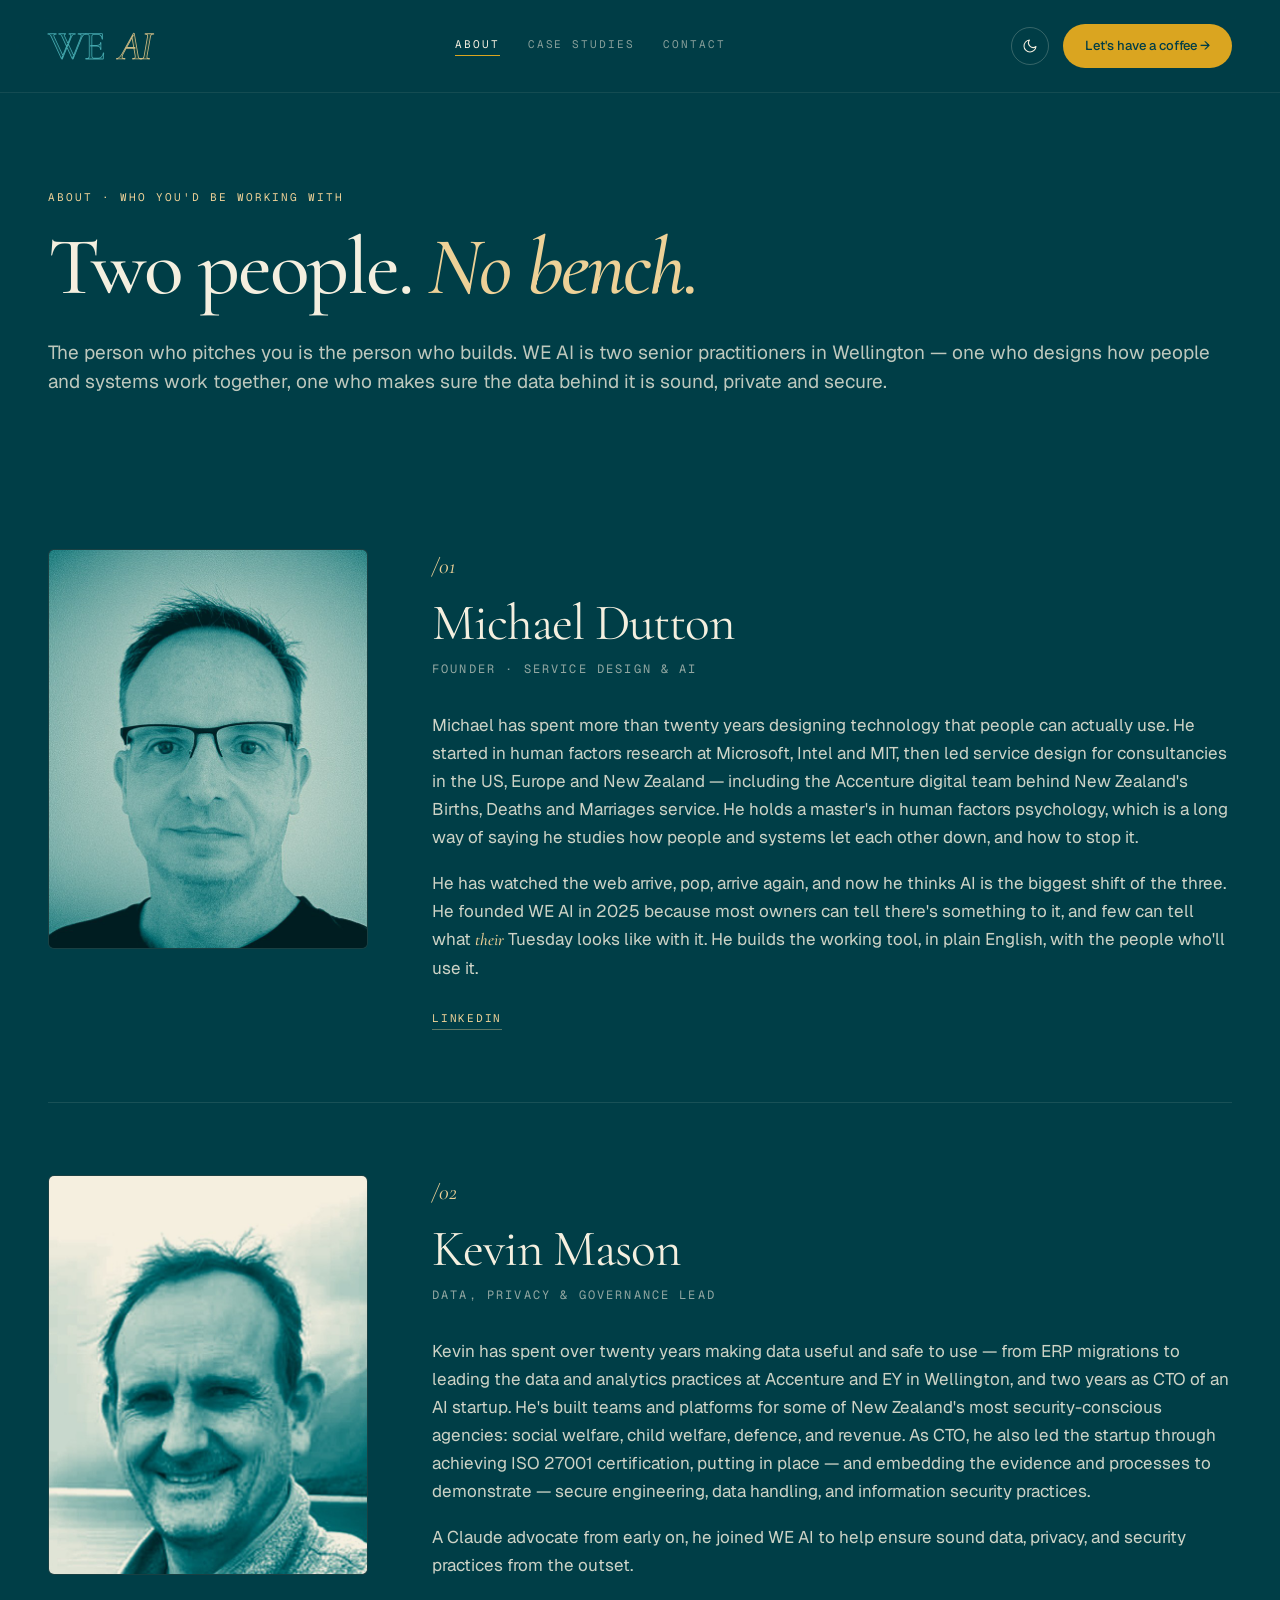
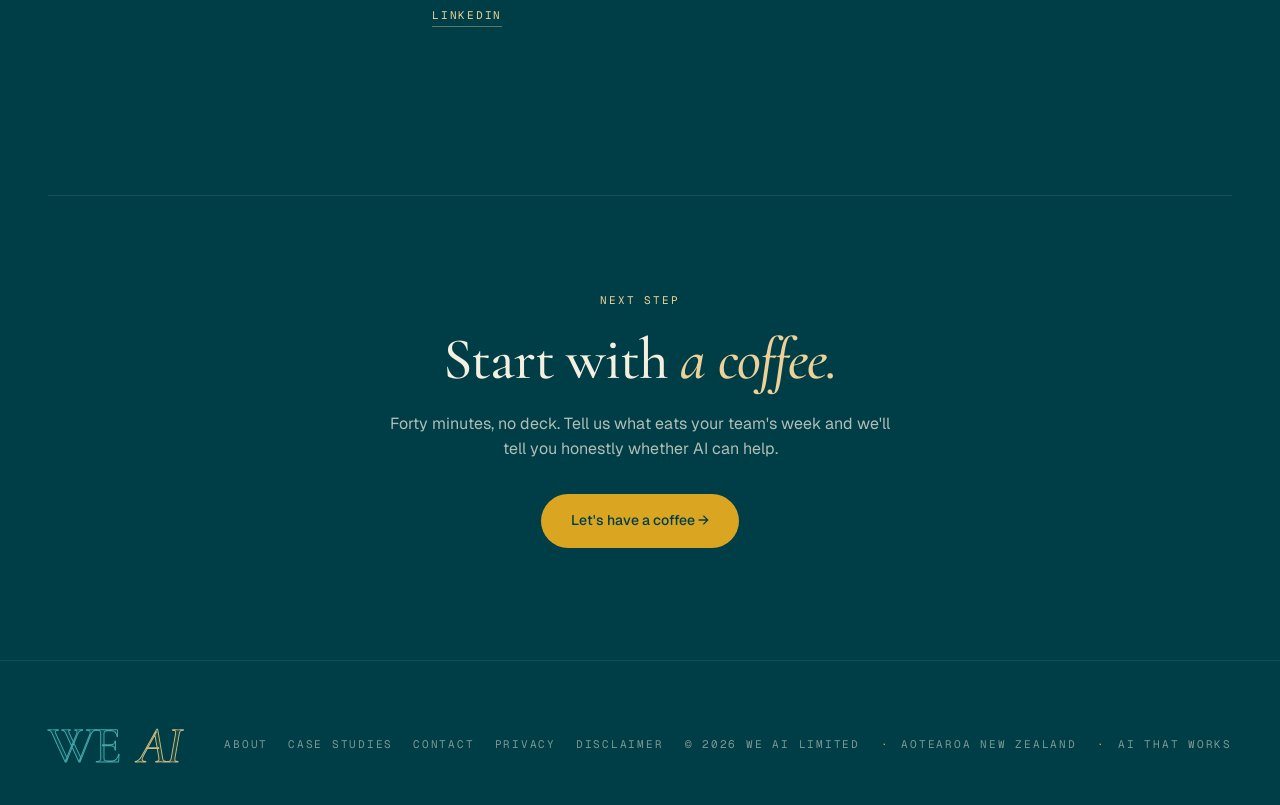
<file: about.html>
<!doctype html>
<html lang="en-NZ" data-theme="teal">
<head>
<meta charset="utf-8">
<meta name="viewport" content="width=device-width, initial-scale=1">
<meta name="theme-color" content="#003E47" media="(prefers-color-scheme: light)">
<meta name="theme-color" content="#000C0E" media="(prefers-color-scheme: dark)">

<script>
  (function () {
    var theme = 'teal';
    try {
      var saved = localStorage.getItem('weai-theme');
      if (saved === 'dark' || saved === 'teal' || saved === 'light') theme = saved;
    } catch (e) {}
    if (theme === 'dark') document.documentElement.removeAttribute('data-theme');
    else document.documentElement.setAttribute('data-theme', theme);
  })();
</script>

<title>About — WE AI</title>
<meta name="description" content="WE AI is two senior practitioners in Wellington: Michael Dutton, service designer, and Kevin Mason, data, privacy and governance lead. Working AI for New Zealand business.">
<link rel="canonical" href="https://weai.co.nz/about">

<link rel="icon" type="image/svg+xml" href="/assets/favicon-weai.svg">
<link rel="icon" type="image/png" sizes="512x512" href="/assets/favicon-weai.png">
<link rel="apple-touch-icon" href="/assets/favicon-weai.png">

<meta property="og:type" content="website">
<meta property="og:site_name" content="WE AI">
<meta property="og:title" content="About WE AI">
<meta property="og:description" content="Two senior practitioners. The people who pitch you are the people who build.">
<meta property="og:url" content="https://weai.co.nz/about">
<meta property="og:image" content="https://weai.co.nz/assets/favicon-weai.png">
<meta property="og:locale" content="en_NZ">

<link rel="preconnect" href="https://fonts.googleapis.com">
<link rel="preconnect" href="https://fonts.gstatic.com" crossorigin>
<link rel="stylesheet" href="/tokens.css">
<link rel="stylesheet" href="/shared.css">
<style>
  .team { padding: 24px 0 96px; }
  .person {
    display: grid;
    grid-template-columns: 320px 1fr;
    gap: 64px;
    align-items: start;
    padding: 72px 0;
    border-top: 1px solid color-mix(in oklab, var(--ink-fg) 10%, transparent);
  }
  .person:first-child { border-top: 0; }
  .portrait {
    aspect-ratio: 4 / 5;
    border-radius: 6px;
    overflow: hidden;
    background: var(--card-bg);
    border: 1px solid color-mix(in oklab, var(--ink-fg) 10%, transparent);
    position: relative;
  }
  .portrait img { width: 100%; height: 100%; object-fit: cover; }
  .portrait .initials {
    position: absolute; inset: 0;
    display: flex; align-items: center; justify-content: center;
    font-family: var(--font-display);
    font-size: 120px; font-weight: 300; letter-spacing: -0.04em;
    color: var(--gold-cream);
    opacity: 0.55;
  }
  .person .num {
    font-family: var(--font-italic);
    font-style: italic;
    font-size: 22px;
    color: var(--gold-cream);
    margin-bottom: 14px;
  }
  .person h2 {
    color: var(--ink-fg);
    font-family: var(--font-display);
    font-weight: 400;
    font-size: clamp(36px, 4vw, 54px);
    line-height: 1.04;
    letter-spacing: -0.02em;
    margin: 0 0 10px;
  }
  .person .role {
    font-family: var(--font-mono);
    font-size: 12px;
    letter-spacing: 0.18em;
    text-transform: uppercase;
    color: color-mix(in oklab, var(--ink-fg) 60%, transparent);
    margin-bottom: 32px;
  }
  .person p {
    font-size: 17px;
    line-height: 1.65;
    color: color-mix(in oklab, var(--ink-fg) 84%, transparent);
    margin: 0 0 18px;
  }
  .person p em { color: var(--gold-cream); }
  .person .links {
    margin-top: 28px;
    display: flex; gap: 20px;
    font-family: var(--font-mono);
    font-size: 11px; letter-spacing: 0.16em; text-transform: uppercase;
  }
  .person .links a { color: var(--gold-cream); border-bottom: 1px solid color-mix(in oklab, var(--gold-cream) 40%, transparent); padding-bottom: 2px; }
  .person .links a:hover { border-bottom-color: var(--gold-cream); }

  @media (max-width: 900px) {
    .person { grid-template-columns: 1fr; gap: 32px; padding: 56px 0; }
    .portrait { max-width: 320px; }
  }
</style>
</head>
<body>

<nav class="nav">
  <a href="/" class="nav-logo" aria-label="WE AI — home">
    <svg viewBox="0 0 360 130" xmlns="http://www.w3.org/2000/svg" aria-hidden="true">
      <text class="we" x="0" y="104">WE</text>
      <text class="ai" x="206" y="104">AI</text>
    </svg>
  </a>
  <div class="nav-links">
    <a href="/about" aria-current="page">About</a>
    <a href="/case-studies">Case studies</a>
    <a href="/#contact">Contact</a>
  </div>
  <div class="nav-right">
    <button id="theme-toggle" class="nav-theme" type="button" aria-label="Toggle dark mode" title="Toggle dark mode">
      <svg class="icon-sun" viewBox="0 0 24 24" fill="none" stroke="currentColor" stroke-width="1.6" stroke-linecap="round" stroke-linejoin="round" aria-hidden="true">
        <circle cx="12" cy="12" r="4"/>
        <path d="M12 2v2M12 20v2M4.93 4.93l1.41 1.41M17.66 17.66l1.41 1.41M2 12h2M20 12h2M4.93 19.07l1.41-1.41M17.66 6.34l1.41-1.41"/>
      </svg>
      <svg class="icon-moon" viewBox="0 0 24 24" fill="none" stroke="currentColor" stroke-width="1.6" stroke-linecap="round" stroke-linejoin="round" aria-hidden="true">
        <path d="M21 12.79A9 9 0 1 1 11.21 3 7 7 0 0 0 21 12.79z"/>
      </svg>
    </button>
    <a href="/#contact" class="nav-cta">Let's have a coffee →</a>
  </div>
</nav>

<div class="page">

  <section class="page-hero">
    <div class="kicker">About · who you'd be working with</div>
    <h1>Two people. <em>No bench.</em></h1>
    <p class="lead">The person who pitches you is the person who builds. WE AI is two senior practitioners in Wellington — one who designs how people and systems work together, one who makes sure the data behind it is sound, private and secure.</p>
  </section>

  <section class="team">

    <article class="person">
      <div class="portrait">
        <img src="/assets/team/michael.jpg" alt="Michael Dutton" width="640" height="800" loading="lazy">
      </div>
      <div>
        <div class="num">/01</div>
        <h2>Michael Dutton</h2>
        <div class="role">Founder · Service design &amp; AI</div>
        <p>Michael has spent more than twenty years designing technology that people can actually use. He started in human factors research at Microsoft, Intel and MIT, then led service design for consultancies in the US, Europe and New Zealand — including the Accenture digital team behind New Zealand's Births, Deaths and Marriages service. He holds a master's in human factors psychology, which is a long way of saying he studies how people and systems let each other down, and how to stop it.</p>
        <p>He has watched the web arrive, pop, arrive again, and now he thinks AI is the biggest shift of the three. He founded WE AI in 2025 because most owners can tell there's something to it, and few can tell what <em>their</em> Tuesday looks like with it. He builds the working tool, in plain English, with the people who'll use it.</p>
        <div class="links">
          <a href="https://www.linkedin.com/in/mdutton/" rel="noopener">LinkedIn</a>
        </div>
      </div>
    </article>

    <article class="person">
      <div class="portrait">
        <img src="/assets/team/kevin.jpg" alt="Kevin Mason" width="640" height="800" loading="lazy">
      </div>
      <div>
        <div class="num">/02</div>
        <h2>Kevin Mason</h2>
        <div class="role">Data, Privacy &amp; Governance Lead</div>
        <p>Kevin has spent over twenty years making data useful and safe to use — from ERP migrations to leading the data and analytics practices at Accenture and EY in Wellington, and two years as CTO of an AI startup. He's built teams and platforms for some of New Zealand's most security-conscious agencies: social welfare, child welfare, defence, and revenue. As CTO, he also led the startup through achieving ISO 27001 certification, putting in place — and embedding the evidence and processes to demonstrate — secure engineering, data handling, and information security practices.</p>
        <p>A Claude advocate from early on, he joined WE AI to help ensure sound data, privacy, and security practices from the outset.</p>
        <div class="links">
          <a href="https://www.linkedin.com/in/kevinmasonwlg/" rel="noopener">LinkedIn</a>
        </div>
      </div>
    </article>

  </section>

  <div class="rule"></div>

  <section class="cta-band">
    <div class="kicker">Next step</div>
    <h2>Start with <em>a coffee.</em></h2>
    <p>Forty minutes, no deck. Tell us what eats your team's week and we'll tell you honestly whether AI can help.</p>
    <a href="/#contact" class="btn-gold">Let's have a coffee →</a>
  </section>

</div>

<footer>
  <svg class="wm-svg" viewBox="0 0 360 130" xmlns="http://www.w3.org/2000/svg" aria-label="WE AI">
    <text class="we" x="0" y="104">WE</text>
    <text class="ai" x="206" y="104">AI</text>
  </svg>
  <div class="links">
    <a href="/about">About</a>
    <a href="/case-studies">Case studies</a>
    <a href="/#contact">Contact</a>
    <a href="/privacy">Privacy</a>
    <a href="/disclaimer">Disclaimer</a>
  </div>
  <div class="meta">
    <span>© 2026 WE AI Limited</span>
    <span>Aotearoa New Zealand</span>
    <span>AI that works</span>
  </div>
</footer>

<script>
(function initThemeToggle() {
  var btn = document.getElementById('theme-toggle');
  if (!btn) return;
  btn.addEventListener('click', function () {
    var current = document.documentElement.getAttribute('data-theme') || 'dark';
    var next = current === 'dark' ? 'teal' : 'dark';
    if (next === 'dark') document.documentElement.removeAttribute('data-theme');
    else document.documentElement.setAttribute('data-theme', next);
    try { localStorage.setItem('weai-theme', next); } catch (e) {}
  });
})();
</script>
</body>
</html>
</file>
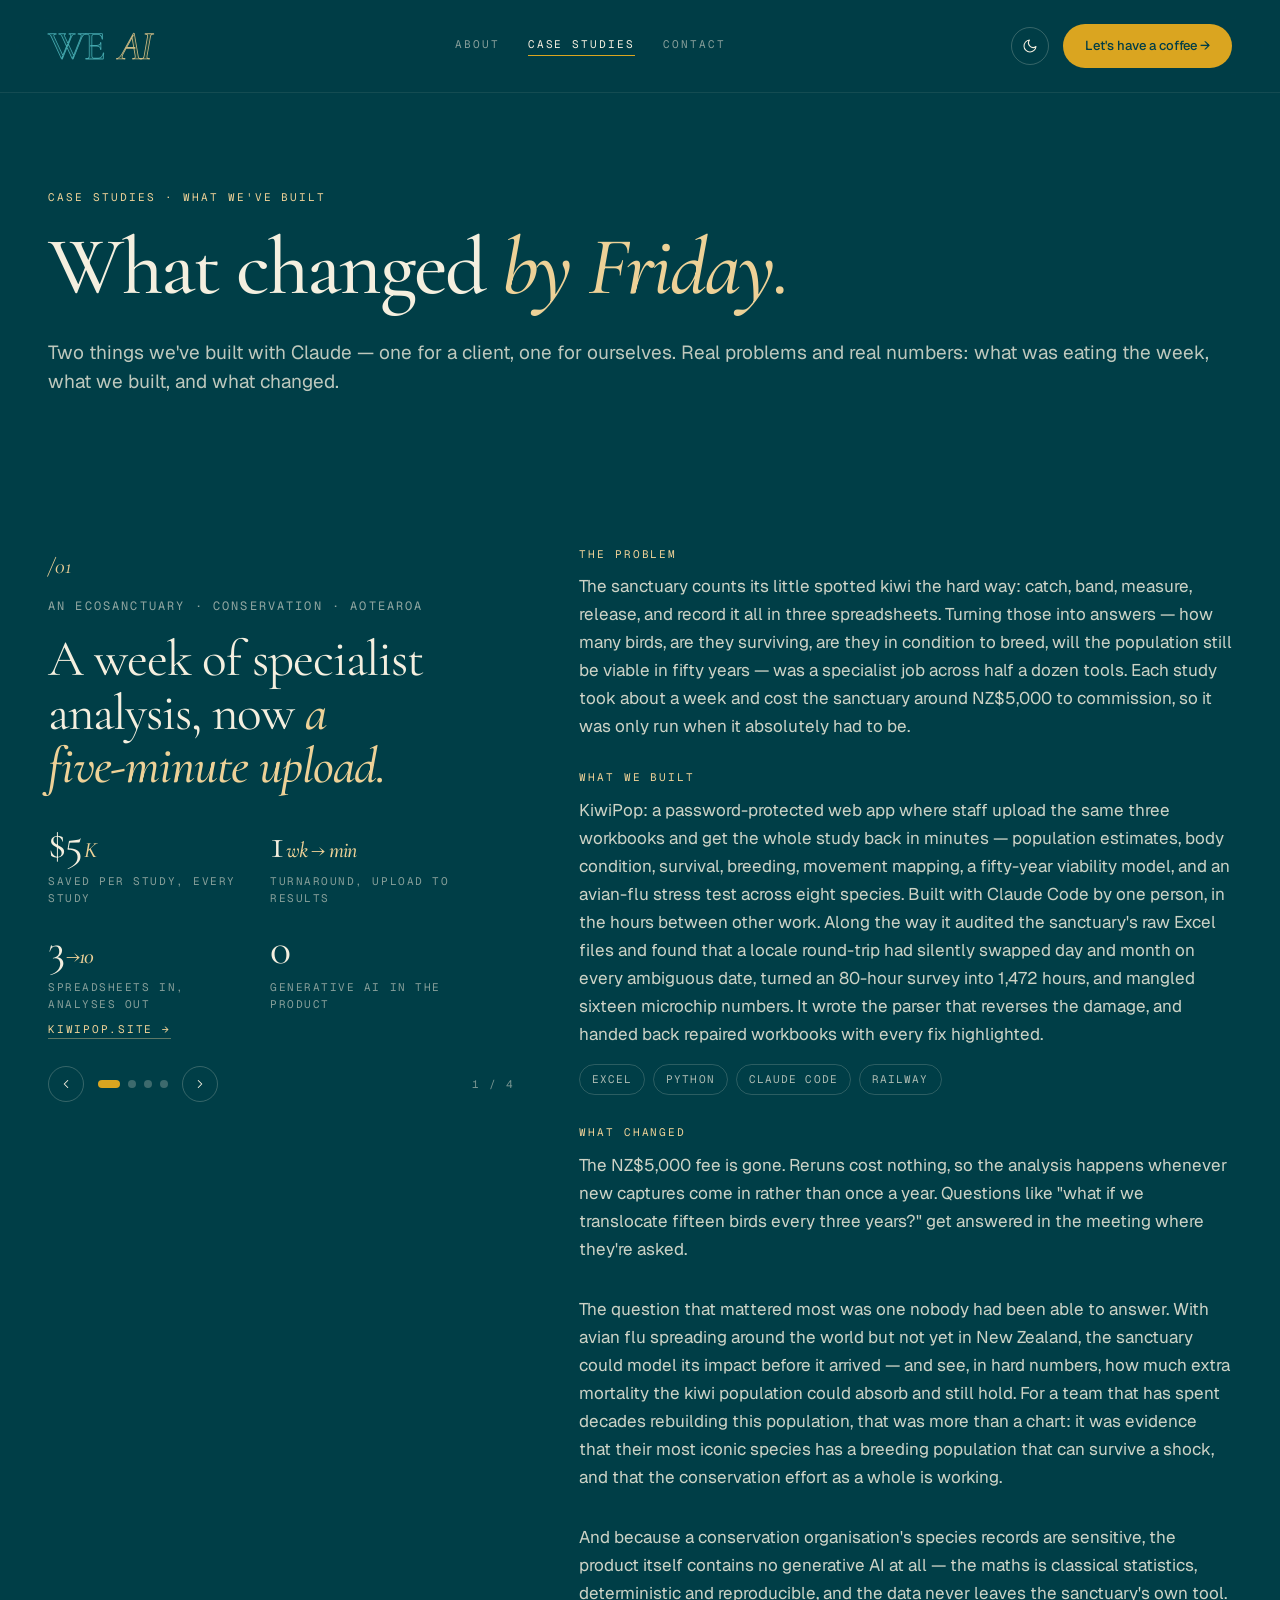
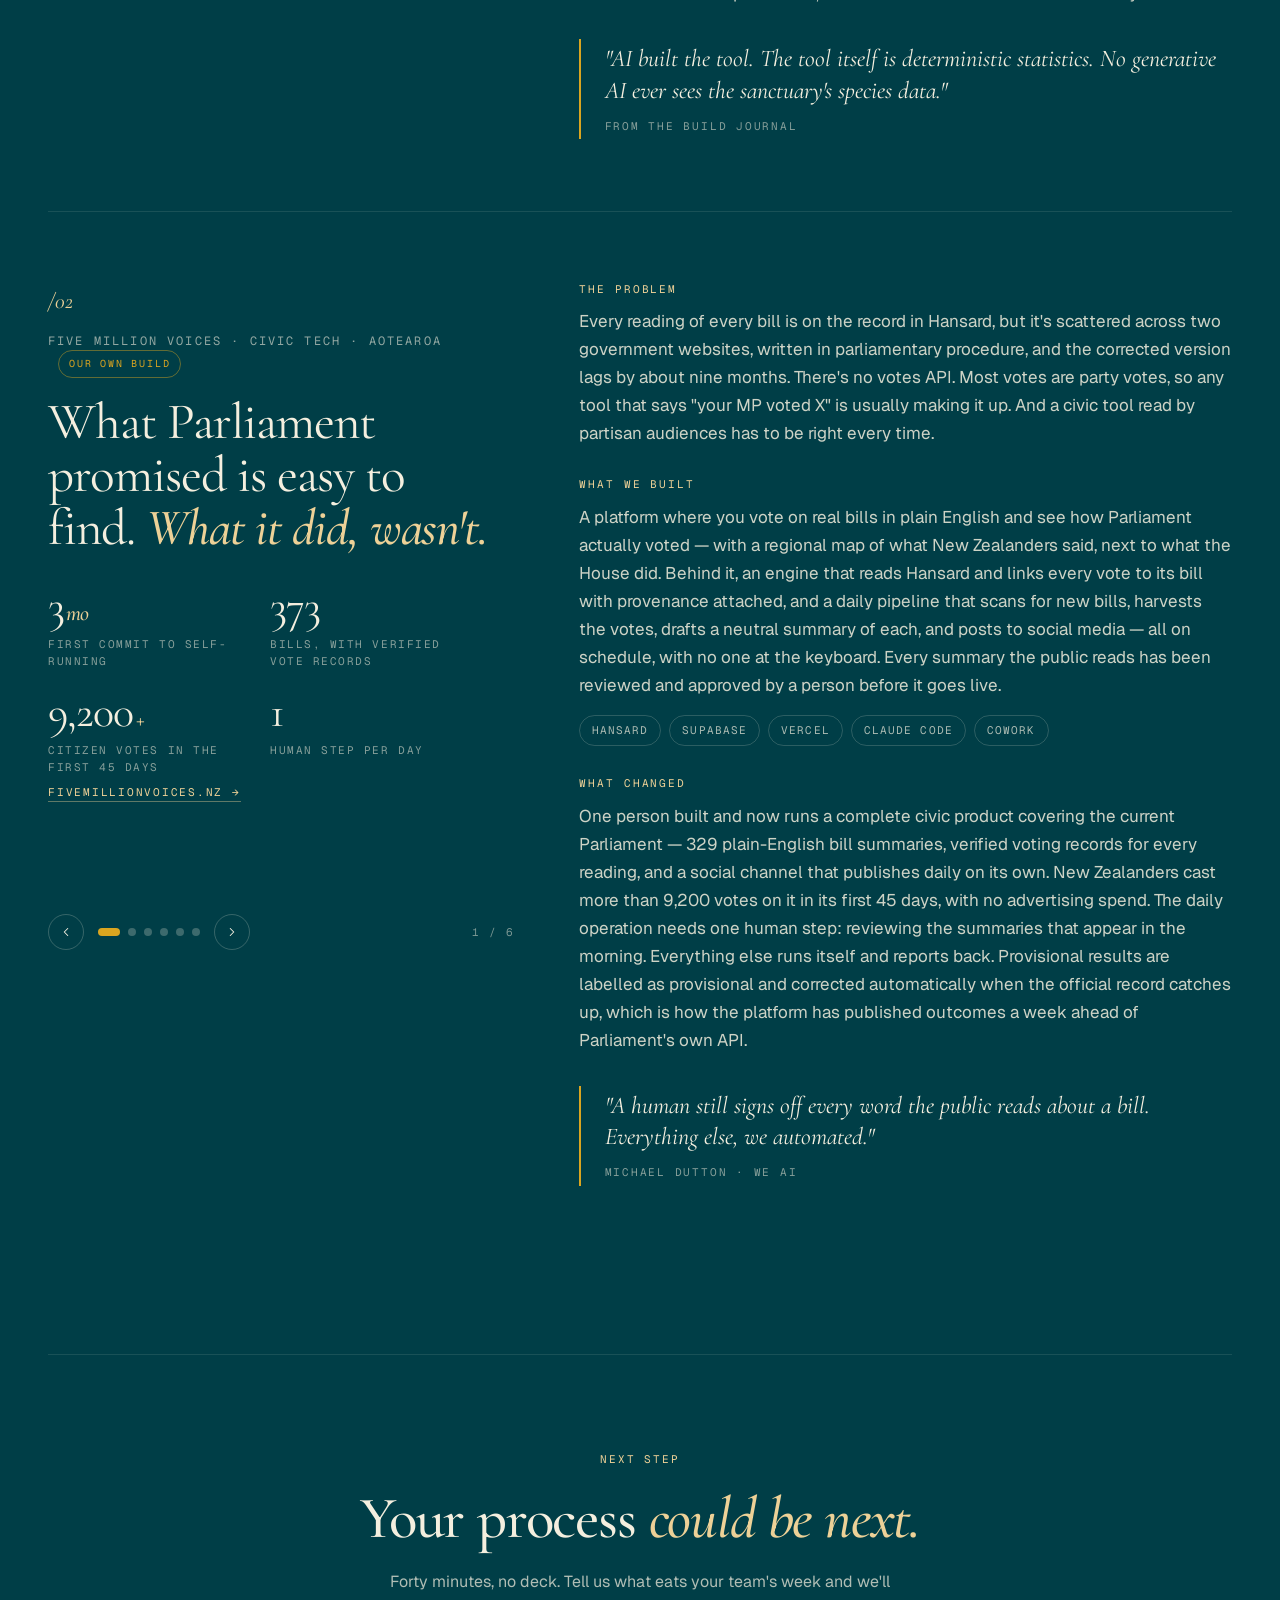
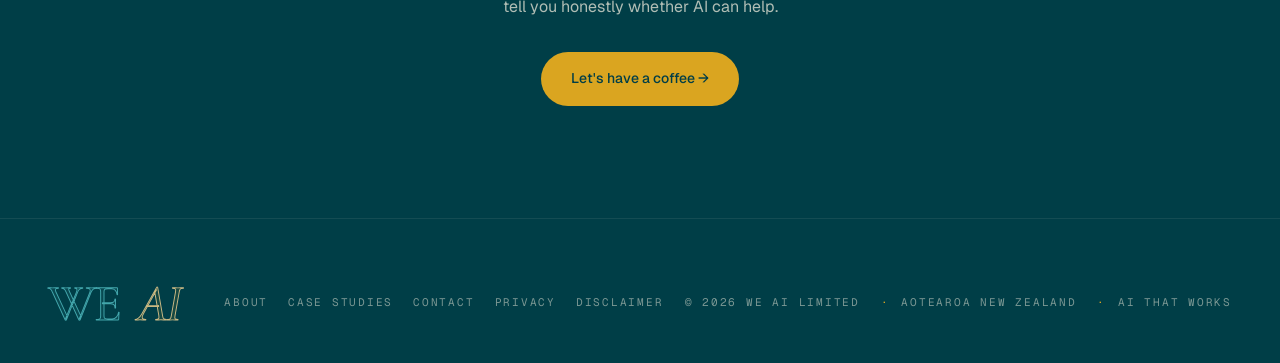
<file: case-studies.html>
<!doctype html>
<html lang="en-NZ" data-theme="teal">
<head>
<meta charset="utf-8">
<meta name="viewport" content="width=device-width, initial-scale=1">
<meta name="theme-color" content="#003E47" media="(prefers-color-scheme: light)">
<meta name="theme-color" content="#000C0E" media="(prefers-color-scheme: dark)">

<script>
  (function () {
    var theme = 'teal';
    try {
      var saved = localStorage.getItem('weai-theme');
      if (saved === 'dark' || saved === 'teal' || saved === 'light') theme = saved;
    } catch (e) {}
    if (theme === 'dark') document.documentElement.removeAttribute('data-theme');
    else document.documentElement.setAttribute('data-theme', theme);
  })();
</script>

<title>Case studies — WE AI</title>
<meta name="description" content="What WE AI has built with Claude: a population-modelling platform for an ecosanctuary that replaced a NZ$5,000-per-study outsourced analysis, and Five Million Voices, a civic platform run by one person and an AI.">
<link rel="canonical" href="https://weai.co.nz/case-studies">

<link rel="icon" type="image/svg+xml" href="/assets/favicon-weai.svg">
<link rel="icon" type="image/png" sizes="512x512" href="/assets/favicon-weai.png">
<link rel="apple-touch-icon" href="/assets/favicon-weai.png">

<meta property="og:type" content="website">
<meta property="og:site_name" content="WE AI">
<meta property="og:title" content="Case studies — WE AI">
<meta property="og:description" content="The problem, the working tool, and what changed by Friday.">
<meta property="og:url" content="https://weai.co.nz/case-studies">
<meta property="og:image" content="https://weai.co.nz/assets/favicon-weai.png">
<meta property="og:locale" content="en_NZ">

<link rel="preconnect" href="https://fonts.googleapis.com">
<link rel="preconnect" href="https://fonts.gstatic.com" crossorigin>
<link rel="stylesheet" href="/tokens.css">
<link rel="stylesheet" href="/shared.css">
<style>
  .studies { padding: 24px 0 96px; }
  .study {
    display: grid;
    grid-template-columns: 1fr 1.4fr;
    gap: 64px;
    padding: 72px 0;
    border-top: 1px solid color-mix(in oklab, var(--ink-fg) 10%, transparent);
  }
  .study:first-child { border-top: 0; }
  .study .num {
    font-family: var(--font-italic); font-style: italic;
    font-size: 22px; color: var(--gold-cream); margin-bottom: 14px;
  }
  .study .client {
    font-family: var(--font-mono);
    font-size: 12px; letter-spacing: 0.18em; text-transform: uppercase;
    color: color-mix(in oklab, var(--ink-fg) 60%, transparent);
    margin-bottom: 18px;
  }
  .study h2 {
    color: var(--ink-fg);
    font-family: var(--font-display);
    font-weight: 400;
    font-size: clamp(36px, 4vw, 56px);
    line-height: 1.04; letter-spacing: -0.02em;
    margin: 0 0 28px;
  }
  .study h2 em { color: var(--gold-cream); }
  .stats { display: grid; grid-template-columns: repeat(2, 1fr); gap: 20px 24px; max-width: 420px; }
  .stats .v {
    font-family: var(--font-display);
    font-size: 44px; font-weight: 400; line-height: 1; letter-spacing: -0.02em;
    color: var(--ink-fg);
  }
  .stats .v em { font-size: 0.5em; color: var(--gold-cream); margin-left: 2px; }
  .stats .l {
    font-family: var(--font-mono);
    font-size: 11px; letter-spacing: 0.14em; text-transform: uppercase;
    color: color-mix(in oklab, var(--ink-fg) 55%, transparent);
    margin-top: 8px;
  }
  .study-body h3 {
    font-family: var(--font-mono);
    font-size: 11px; letter-spacing: 0.18em; text-transform: uppercase;
    color: var(--gold-cream);
    margin: 0 0 12px;
  }
  .study-body p {
    font-size: 17px; line-height: 1.65;
    color: color-mix(in oklab, var(--ink-fg) 84%, transparent);
    margin: 0 0 32px;
  }
  .study-body .tools { display: flex; flex-wrap: wrap; gap: 8px; margin: -16px 0 32px; }
  .study-body .tools span {
    font-family: var(--font-mono); font-size: 11px; letter-spacing: 0.1em; text-transform: uppercase;
    padding: 6px 12px; border-radius: 999px;
    border: 1px solid color-mix(in oklab, var(--ink-fg) 18%, transparent);
    color: color-mix(in oklab, var(--ink-fg) 70%, transparent);
  }
  .quote {
    border-left: 2px solid var(--gold-1);
    padding: 4px 0 4px 24px;
  }
  .quote .qt {
    font-family: var(--font-italic); font-style: italic;
    font-size: 24px; line-height: 1.3;
    color: var(--ink-fg);
  }
  .quote .qa {
    font-family: var(--font-mono); font-size: 11px; letter-spacing: 0.16em; text-transform: uppercase;
    color: color-mix(in oklab, var(--ink-fg) 55%, transparent);
    margin-top: 12px;
  }
  .study .more { margin-top: 8px; font-family: var(--font-mono); font-size: 11px; letter-spacing: 0.16em; text-transform: uppercase; }
  .study .more a { color: var(--gold-cream); border-bottom: 1px solid color-mix(in oklab, var(--gold-cream) 40%, transparent); padding-bottom: 2px; }
  .study .more a:hover { border-bottom-color: var(--gold-cream); }
  .study .ours { display: inline-block; font-family: var(--font-mono); font-size: 10px; letter-spacing: 0.18em; text-transform: uppercase; color: var(--gold-1); border: 1px solid color-mix(in oklab, var(--gold-1) 45%, transparent); padding: 5px 10px; border-radius: 999px; margin-left: 10px; vertical-align: middle; }
  .placeholder-note {
    font-family: var(--font-mono); font-size: 11px; letter-spacing: 0.14em; text-transform: uppercase;
    color: var(--gold-1);
    border: 1px dashed color-mix(in oklab, var(--gold-1) 60%, transparent);
    padding: 12px 16px; border-radius: 4px;
    margin-bottom: 40px; display: inline-block;
  }
  /* ─── CASE CAROUSEL — slide 1 is always the stat card; no autoplay ─── */
  .carousel { position: relative; }
  .carousel .slides { display: grid; }
  .carousel .slide {
    grid-area: 1 / 1;
    opacity: 0; visibility: hidden;
    transition: opacity 320ms ease, visibility 0s linear 320ms;
  }
  .carousel .slide.is-active { opacity: 1; visibility: visible; transition: opacity 320ms ease, visibility 0s; }
  .carousel figure.slide {
    margin: 0;
    display: flex; flex-direction: column; justify-content: center; gap: 14px;
  }
  .carousel figure.slide img {
    width: 100%; height: auto; max-height: 560px; object-fit: contain;
    border-radius: 6px;
    border: 1px solid color-mix(in oklab, var(--ink-fg) 12%, transparent);
    background: var(--card-bg);
  }
  .carousel .zoom { display: block; cursor: zoom-in; }
  .carousel figcaption {
    font-family: var(--font-mono); font-size: 11px; letter-spacing: 0.14em; text-transform: uppercase;
    color: color-mix(in oklab, var(--ink-fg) 55%, transparent);
  }
  .car-nav { display: flex; align-items: center; gap: 14px; margin-top: 28px; }
  .car-nav[hidden] { display: none; }
  .car-btn {
    width: 36px; height: 36px; border-radius: 999px;
    display: inline-flex; align-items: center; justify-content: center;
    background: transparent; color: var(--ink-fg); cursor: pointer; padding: 0;
    border: 1px solid color-mix(in oklab, var(--ink-fg) 22%, transparent);
    transition: border-color 200ms ease, color 200ms ease;
  }
  .car-btn:hover { border-color: var(--gold-cream); color: var(--gold-cream); }
  .car-btn:focus-visible { outline: none; box-shadow: 0 0 0 3px rgba(218,165,32,0.35); }
  .car-btn svg { width: 14px; height: 14px; }
  .car-dots { display: flex; gap: 8px; }
  .car-dots button {
    width: 8px; height: 8px; padding: 0; border-radius: 999px; cursor: pointer;
    border: 0; background: color-mix(in oklab, var(--ink-fg) 25%, transparent);
    transition: background 200ms ease, width 200ms ease;
  }
  .car-dots button[aria-current="true"] { background: var(--gold-1); width: 22px; }
  .car-count {
    font-family: var(--font-mono); font-size: 11px; letter-spacing: 0.14em;
    color: color-mix(in oklab, var(--ink-fg) 50%, transparent);
    margin-left: auto;
  }
  @media (prefers-reduced-motion: reduce) {
    .carousel .slide, .carousel .slide.is-active { transition: none; }
  }
  @media (max-width: 900px) {
    .study { grid-template-columns: 1fr; gap: 36px; padding: 56px 0; }
  }
</style>
</head>
<body>

<nav class="nav">
  <a href="/" class="nav-logo" aria-label="WE AI — home">
    <svg viewBox="0 0 360 130" xmlns="http://www.w3.org/2000/svg" aria-hidden="true">
      <text class="we" x="0" y="104">WE</text>
      <text class="ai" x="206" y="104">AI</text>
    </svg>
  </a>
  <div class="nav-links">
    <a href="/about">About</a>
    <a href="/case-studies" aria-current="page">Case studies</a>
    <a href="/#contact">Contact</a>
  </div>
  <div class="nav-right">
    <button id="theme-toggle" class="nav-theme" type="button" aria-label="Toggle dark mode" title="Toggle dark mode">
      <svg class="icon-sun" viewBox="0 0 24 24" fill="none" stroke="currentColor" stroke-width="1.6" stroke-linecap="round" stroke-linejoin="round" aria-hidden="true">
        <circle cx="12" cy="12" r="4"/>
        <path d="M12 2v2M12 20v2M4.93 4.93l1.41 1.41M17.66 17.66l1.41 1.41M2 12h2M20 12h2M4.93 19.07l1.41-1.41M17.66 6.34l1.41-1.41"/>
      </svg>
      <svg class="icon-moon" viewBox="0 0 24 24" fill="none" stroke="currentColor" stroke-width="1.6" stroke-linecap="round" stroke-linejoin="round" aria-hidden="true">
        <path d="M21 12.79A9 9 0 1 1 11.21 3 7 7 0 0 0 21 12.79z"/>
      </svg>
    </button>
    <a href="/#contact" class="nav-cta">Let's have a coffee →</a>
  </div>
</nav>

<div class="page">

  <section class="page-hero">
    <div class="kicker">Case studies · what we've built</div>
    <h1>What changed <em>by Friday.</em></h1>
    <p class="lead">Two things we've built with Claude — one for a client, one for ourselves. Real problems and real numbers: what was eating the week, what we built, and what changed.</p>
  </section>

  <section class="studies">

    <article class="study" id="kiwipop">
      <div class="carousel" data-carousel aria-roledescription="carousel" aria-label="Ecosanctuary case study">
        <div class="slides">
          <div class="slide is-active" aria-roledescription="slide" aria-label="1">
        <div class="num">/01</div>
        <div class="client">An ecosanctuary · Conservation · Aotearoa</div>
        <h2>A week of specialist analysis, now <em>a five-minute upload.</em></h2>
        <div class="stats">
          <div><div class="v">$5<em>K</em></div><div class="l">Saved per study, every study</div></div>
          <div><div class="v">1<em>wk → min</em></div><div class="l">Turnaround, upload to results</div></div>
          <div><div class="v">3<em>→10</em></div><div class="l">Spreadsheets in, analyses out</div></div>
          <div><div class="v">0</div><div class="l">Generative AI in the product</div></div>
        </div>
        <div class="more"><a href="https://kiwipop.site" rel="noopener">kiwipop.site →</a></div>
          </div>
          <figure class="slide" aria-roledescription="slide">
            <a href="/assets/cases/kiwipop-home.webp" target="_blank" rel="noopener" class="zoom" aria-label="Open image full size"><img src="/assets/cases/kiwipop-home.webp" alt="KiwiPop start page: kiwi population modelling" width="1600" height="777" loading="lazy"></a>
            <figcaption>The front door — three spreadsheets in, the full study out</figcaption>
          </figure>
          <figure class="slide" aria-roledescription="slide">
            <a href="/assets/cases/kiwipop-projection.webp" target="_blank" rel="noopener" class="zoom" aria-label="Open image full size"><img src="/assets/cases/kiwipop-projection.webp" alt="Fifty-year population projection comparing a baseline with a flash-flood shock" width="1600" height="1137" loading="lazy"></a>
            <figcaption>Fifty-year projection · a flash-flood shock, then recovery · demo data</figcaption>
          </figure>
          <figure class="slide" aria-roledescription="slide">
            <a href="/assets/cases/kiwipop-movement.webp" target="_blank" rel="noopener" class="zoom" aria-label="Open image full size"><img src="/assets/cases/kiwipop-movement.webp" alt="Movement map showing every capture location and displacement statistics" width="1600" height="1129" loading="lazy"></a>
            <figcaption>Every capture on the map, with movement between recaptures · demo data</figcaption>
          </figure>
          <!-- Screenshots show synthetic demo data, not the sanctuary's records. -->
        </div>
        <div class="car-nav" hidden>
          <button type="button" class="car-btn" data-prev aria-label="Previous slide"><svg viewBox="0 0 24 24" fill="none" stroke="currentColor" stroke-width="1.8" stroke-linecap="round" stroke-linejoin="round" aria-hidden="true"><path d="M15 18l-6-6 6-6"/></svg></button>
          <div class="car-dots"></div>
          <button type="button" class="car-btn" data-next aria-label="Next slide"><svg viewBox="0 0 24 24" fill="none" stroke="currentColor" stroke-width="1.8" stroke-linecap="round" stroke-linejoin="round" aria-hidden="true"><path d="M9 18l6-6-6-6"/></svg></button>
          <span class="car-count" aria-hidden="true"></span>
        </div>
      </div>
      <div class="study-body">
        <h3>The problem</h3>
        <p>The sanctuary counts its little spotted kiwi the hard way: catch, band, measure, release, and record it all in three spreadsheets. Turning those into answers — how many birds, are they surviving, are they in condition to breed, will the population still be viable in fifty years — was a specialist job across half a dozen tools. Each study took about a week and cost the sanctuary around NZ$5,000 to commission, so it was only run when it absolutely had to be.</p>
        <h3>What we built</h3>
        <p>KiwiPop: a password-protected web app where staff upload the same three workbooks and get the whole study back in minutes — population estimates, body condition, survival, breeding, movement mapping, a fifty-year viability model, and an avian-flu stress test across eight species. Built with Claude Code by one person, in the hours between other work. Along the way it audited the sanctuary's raw Excel files and found that a locale round-trip had silently swapped day and month on every ambiguous date, turned an 80-hour survey into 1,472 hours, and mangled sixteen microchip numbers. It wrote the parser that reverses the damage, and handed back repaired workbooks with every fix highlighted.</p>
        <div class="tools"><span>Excel</span><span>Python</span><span>Claude Code</span><span>Railway</span></div>
        <h3>What changed</h3>
        <p>The NZ$5,000 fee is gone. Reruns cost nothing, so the analysis happens whenever new captures come in rather than once a year. Questions like "what if we translocate fifteen birds every three years?" get answered in the meeting where they're asked.</p>
        <p>The question that mattered most was one nobody had been able to answer. With avian flu spreading around the world but not yet in New Zealand, the sanctuary could model its impact before it arrived — and see, in hard numbers, how much extra mortality the kiwi population could absorb and still hold. For a team that has spent decades rebuilding this population, that was more than a chart: it was evidence that their most iconic species has a breeding population that can survive a shock, and that the conservation effort as a whole is working.</p>
        <p>And because a conservation organisation's species records are sensitive, the product itself contains no generative AI at all — the maths is classical statistics, deterministic and reproducible, and the data never leaves the sanctuary's own tool.</p>
        <div class="quote">
          <div class="qt">"AI built the tool. The tool itself is deterministic statistics. No generative AI ever sees the sanctuary's species data."</div>
          <div class="qa">From the build journal</div>
        </div>
      </div>
    </article>

    <article class="study" id="five-million-voices">
      <div class="carousel" data-carousel aria-roledescription="carousel" aria-label="Five Million Voices case study">
        <div class="slides">
          <div class="slide is-active" aria-roledescription="slide" aria-label="1">
        <div class="num">/02</div>
        <div class="client">Five Million Voices · Civic tech · Aotearoa <span class="ours">Our own build</span></div>
        <h2>What Parliament promised is easy to find. <em>What it did, wasn't.</em></h2>
        <div class="stats">
          <div><div class="v">3<em>mo</em></div><div class="l">First commit to self-running</div></div>
          <div><div class="v">373</div><div class="l">Bills, with verified vote records</div></div>
          <div><div class="v">9,200<em>+</em></div><div class="l">Citizen votes in the first 45 days</div></div>
          <div><div class="v">1</div><div class="l">Human step per day</div></div>
        </div>
        <div class="more"><a href="https://fivemillionvoices.nz" rel="noopener">fivemillionvoices.nz →</a></div>
          </div>
          <figure class="slide" aria-roledescription="slide">
            <a href="/assets/cases/fmv-home.webp" target="_blank" rel="noopener" class="zoom" aria-label="Open image full size"><img src="/assets/cases/fmv-home.webp" alt="Five Million Voices home page: talk is cheap, the voting record is the receipt" width="1600" height="943" loading="lazy"></a>
            <figcaption>The front door · the voting record is the receipt</figcaption>
          </figure>
          <figure class="slide" aria-roledescription="slide">
            <a href="/assets/cases/fmv-issues.webp" target="_blank" rel="noopener" class="zoom" aria-label="Open image full size"><img src="/assets/cases/fmv-issues.webp" alt="Choosing bills, issues and pace before voting" width="1600" height="1910" loading="lazy"></a>
            <figcaption>Pick the issues you care about</figcaption>
          </figure>
          <figure class="slide" aria-roledescription="slide">
            <a href="/assets/cases/fmv-arguments.webp" target="_blank" rel="noopener" class="zoom" aria-label="Open image full size"><img src="/assets/cases/fmv-arguments.webp" alt="A bill card with MPs' arguments for and against, drawn from the debate" width="1600" height="1903" loading="lazy"></a>
            <figcaption>MPs' arguments for and against, from the debate speeches</figcaption>
          </figure>
          <figure class="slide" aria-roledescription="slide">
            <a href="/assets/cases/fmv-country.webp" target="_blank" rel="noopener" class="zoom" aria-label="Open image full size"><img src="/assets/cases/fmv-country.webp" alt="How the country voted on a bill, next to what Parliament did" width="1600" height="1237" loading="lazy"></a>
            <figcaption>How the country voted, next to what Parliament did</figcaption>
          </figure>
          <figure class="slide" aria-roledescription="slide">
            <a href="/assets/cases/fmv-scorecard.webp" target="_blank" rel="noopener" class="zoom" aria-label="Open image full size"><img src="/assets/cases/fmv-scorecard.webp" alt="A personal scorecard showing which party votes most like you" width="1600" height="1917" loading="lazy"></a>
            <figcaption>Your scorecard · which party votes like you</figcaption>
          </figure>
        </div>
        <div class="car-nav" hidden>
          <button type="button" class="car-btn" data-prev aria-label="Previous slide"><svg viewBox="0 0 24 24" fill="none" stroke="currentColor" stroke-width="1.8" stroke-linecap="round" stroke-linejoin="round" aria-hidden="true"><path d="M15 18l-6-6 6-6"/></svg></button>
          <div class="car-dots"></div>
          <button type="button" class="car-btn" data-next aria-label="Next slide"><svg viewBox="0 0 24 24" fill="none" stroke="currentColor" stroke-width="1.8" stroke-linecap="round" stroke-linejoin="round" aria-hidden="true"><path d="M9 18l6-6-6-6"/></svg></button>
          <span class="car-count" aria-hidden="true"></span>
        </div>
      </div>
      <div class="study-body">
        <h3>The problem</h3>
        <p>Every reading of every bill is on the record in Hansard, but it's scattered across two government websites, written in parliamentary procedure, and the corrected version lags by about nine months. There's no votes API. Most votes are party votes, so any tool that says "your MP voted X" is usually making it up. And a civic tool read by partisan audiences has to be right every time.</p>
        <h3>What we built</h3>
        <p>A platform where you vote on real bills in plain English and see how Parliament actually voted — with a regional map of what New Zealanders said, next to what the House did. Behind it, an engine that reads Hansard and links every vote to its bill with provenance attached, and a daily pipeline that scans for new bills, harvests the votes, drafts a neutral summary of each, and posts to social media — all on schedule, with no one at the keyboard. Every summary the public reads has been reviewed and approved by a person before it goes live.</p>
        <div class="tools"><span>Hansard</span><span>Supabase</span><span>Vercel</span><span>Claude Code</span><span>Cowork</span></div>
        <h3>What changed</h3>
        <p>One person built and now runs a complete civic product covering the current Parliament — 329 plain-English bill summaries, verified voting records for every reading, and a social channel that publishes daily on its own. New Zealanders cast more than 9,200 votes on it in its first 45 days, with no advertising spend. The daily operation needs one human step: reviewing the summaries that appear in the morning. Everything else runs itself and reports back. Provisional results are labelled as provisional and corrected automatically when the official record catches up, which is how the platform has published outcomes a week ahead of Parliament's own API.</p>
        <div class="quote">
          <div class="qt">"A human still signs off every word the public reads about a bill. Everything else, we automated."</div>
          <div class="qa">Michael Dutton · WE AI</div>
        </div>
      </div>
    </article>

  </section>

  <div class="rule"></div>

  <section class="cta-band">
    <div class="kicker">Next step</div>
    <h2>Your process <em>could be next.</em></h2>
    <p>Forty minutes, no deck. Tell us what eats your team's week and we'll tell you honestly whether AI can help.</p>
    <a href="/#contact" class="btn-gold">Let's have a coffee →</a>
  </section>

</div>

<footer>
  <svg class="wm-svg" viewBox="0 0 360 130" xmlns="http://www.w3.org/2000/svg" aria-label="WE AI">
    <text class="we" x="0" y="104">WE</text>
    <text class="ai" x="206" y="104">AI</text>
  </svg>
  <div class="links">
    <a href="/about">About</a>
    <a href="/case-studies">Case studies</a>
    <a href="/#contact">Contact</a>
    <a href="/privacy">Privacy</a>
    <a href="/disclaimer">Disclaimer</a>
  </div>
  <div class="meta">
    <span>© 2026 WE AI Limited</span>
    <span>Aotearoa New Zealand</span>
    <span>AI that works</span>
  </div>
</footer>

<script>
(function initThemeToggle() {
  var btn = document.getElementById('theme-toggle');
  if (!btn) return;
  btn.addEventListener('click', function () {
    var current = document.documentElement.getAttribute('data-theme') || 'dark';
    var next = current === 'dark' ? 'teal' : 'dark';
    if (next === 'dark') document.documentElement.removeAttribute('data-theme');
    else document.documentElement.setAttribute('data-theme', next);
    try { localStorage.setItem('weai-theme', next); } catch (e) {}
  });
})();
</script>

<script>
// Case-study carousels: slide 1 (the stat card) always shows on load.
// No autoplay — moves only when the reader clicks, uses arrow keys, or swipes.
document.querySelectorAll('[data-carousel]').forEach(function (car) {
  var slides = Array.prototype.slice.call(car.querySelectorAll('.slide'));
  var nav = car.querySelector('.car-nav');
  if (slides.length < 2) return;            // single slide: no controls
  nav.hidden = false;
  var dotsWrap = car.querySelector('.car-dots');
  var count = car.querySelector('.car-count');
  var i = 0;
  var dots = slides.map(function (_, n) {
    var b = document.createElement('button');
    b.type = 'button';
    b.setAttribute('aria-label', 'Go to slide ' + (n + 1));
    b.addEventListener('click', function () { go(n); });
    dotsWrap.appendChild(b);
    return b;
  });
  function go(n) {
    i = (n + slides.length) % slides.length;
    slides.forEach(function (sl, k) {
      var on = k === i;
      sl.classList.toggle('is-active', on);
      sl.setAttribute('aria-hidden', on ? 'false' : 'true');
      sl.inert = !on;
    });
    dots.forEach(function (d, k) { d.setAttribute('aria-current', k === i ? 'true' : 'false'); });
    count.textContent = (i + 1) + ' / ' + slides.length;
  }
  car.querySelector('[data-prev]').addEventListener('click', function () { go(i - 1); });
  car.querySelector('[data-next]').addEventListener('click', function () { go(i + 1); });
  car.addEventListener('keydown', function (e) {
    if (e.key === 'ArrowLeft')  { go(i - 1); e.preventDefault(); }
    if (e.key === 'ArrowRight') { go(i + 1); e.preventDefault(); }
  });
  var x0 = null;
  car.addEventListener('pointerdown', function (e) { if (e.pointerType !== 'mouse') x0 = e.clientX; });
  car.addEventListener('pointerup', function (e) {
    if (x0 === null) return;
    var dx = e.clientX - x0; x0 = null;
    if (Math.abs(dx) > 40) go(dx < 0 ? i + 1 : i - 1);
  });
  go(0);
});
</script>
</body>
</html>
</file>
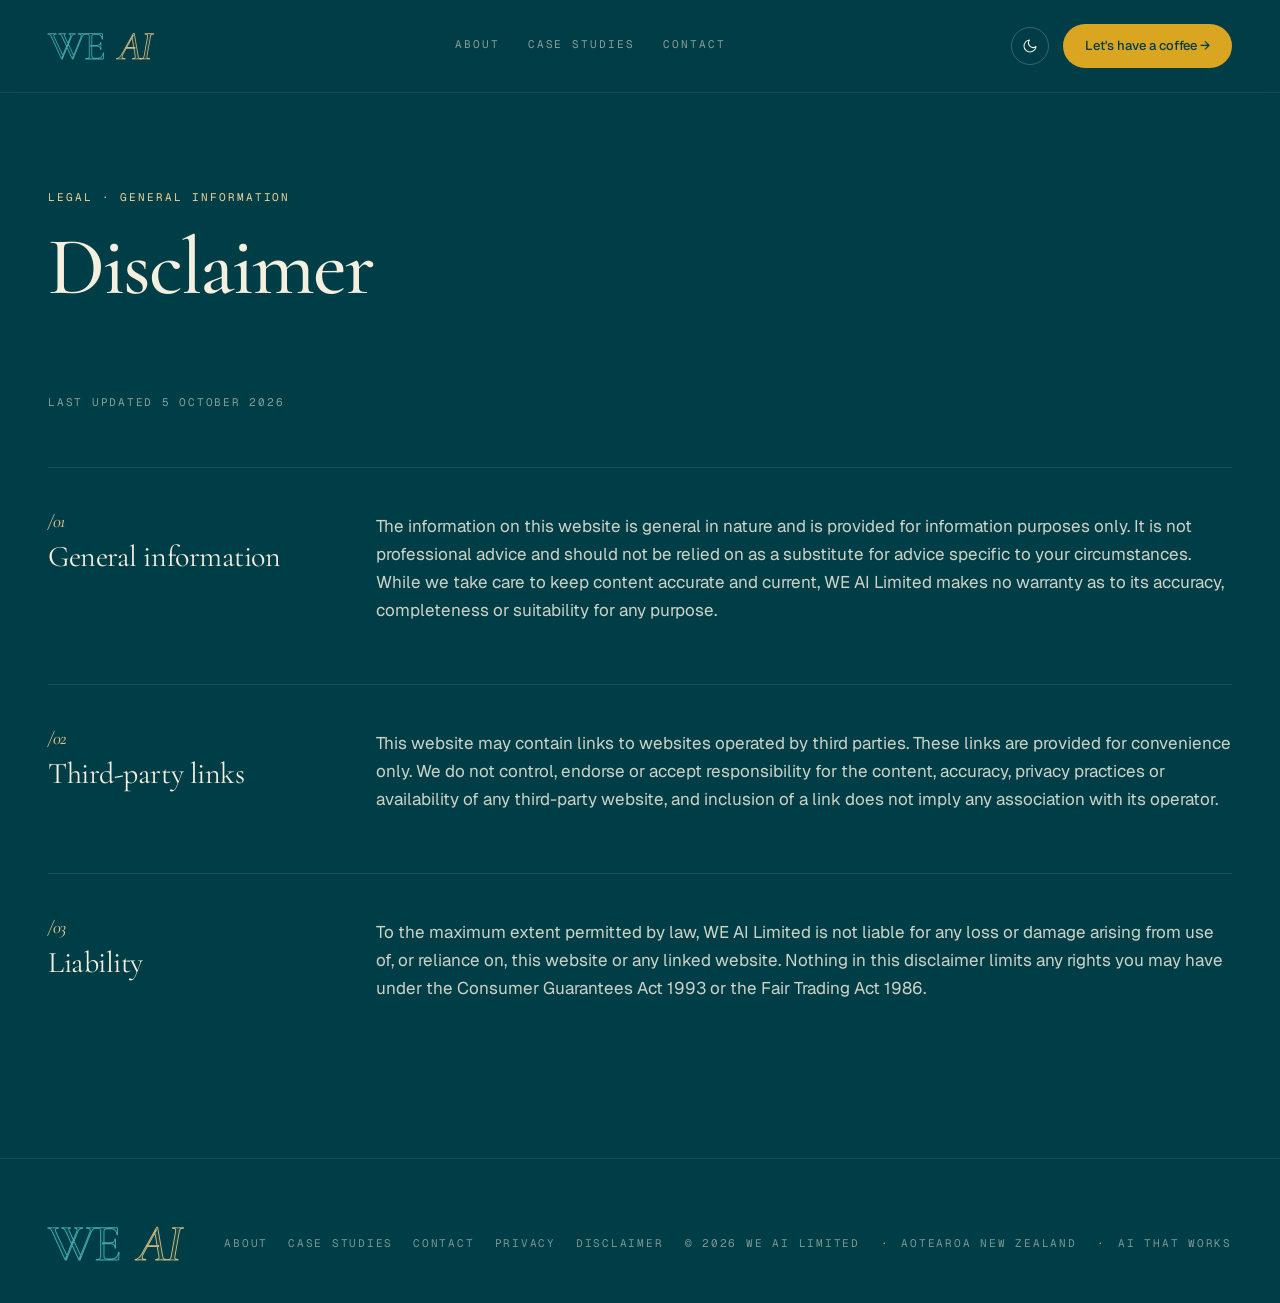
<file: disclaimer.html>
<!doctype html>
<html lang="en-NZ" data-theme="teal">
<head>
<meta charset="utf-8">
<meta name="viewport" content="width=device-width, initial-scale=1">
<meta name="theme-color" content="#003E47" media="(prefers-color-scheme: light)">
<meta name="theme-color" content="#000C0E" media="(prefers-color-scheme: dark)">

<script>
  (function () {
    var theme = 'teal';
    try {
      var saved = localStorage.getItem('weai-theme');
      if (saved === 'dark' || saved === 'teal' || saved === 'light') theme = saved;
    } catch (e) {}
    if (theme === 'dark') document.documentElement.removeAttribute('data-theme');
    else document.documentElement.setAttribute('data-theme', theme);
  })();
</script>

<title>Disclaimer — WE AI</title>
<meta name="description" content="Disclaimer for the WE AI website: general information only, third-party links, and liability under New Zealand law.">
<link rel="canonical" href="https://weai.co.nz/disclaimer">

<link rel="icon" type="image/svg+xml" href="/assets/favicon-weai.svg">
<link rel="icon" type="image/png" sizes="512x512" href="/assets/favicon-weai.png">
<link rel="apple-touch-icon" href="/assets/favicon-weai.png">

<meta property="og:type" content="website">
<meta property="og:site_name" content="WE AI">
<meta property="og:title" content="Disclaimer — WE AI">
<meta property="og:description" content="General information only, third-party links, and liability under New Zealand law.">
<meta property="og:url" content="https://weai.co.nz/disclaimer">
<meta property="og:locale" content="en_NZ">

<link rel="preconnect" href="https://fonts.googleapis.com">
<link rel="preconnect" href="https://fonts.gstatic.com" crossorigin>
<link rel="stylesheet" href="/tokens.css">
<link rel="stylesheet" href="/shared.css">
<style>
  .page-hero { padding-bottom: 32px; }
  .policy { padding: 24px 0 96px; }
  .policy .updated {
    font-family: var(--font-mono); font-size: 11px; letter-spacing: 0.16em; text-transform: uppercase;
    color: color-mix(in oklab, var(--ink-fg) 55%, transparent);
    margin-bottom: 56px;
  }
  .policy section {
    display: grid;
    grid-template-columns: 280px 1fr;
    gap: 48px;
    padding: 44px 0;
    border-top: 1px solid color-mix(in oklab, var(--ink-fg) 10%, transparent);
  }
  .policy h2 {
    font-family: var(--font-display);
    font-weight: 400;
    font-size: 30px;
    line-height: 1.1;
    letter-spacing: -0.015em;
    margin: 0;
    color: var(--ink-fg);
  }
  .policy h2 .n {
    display: block;
    font-family: var(--font-italic); font-style: italic;
    font-size: 18px; color: var(--gold-cream);
    margin-bottom: 8px;
  }
  .policy p {
    font-size: 17px; line-height: 1.65;
    color: color-mix(in oklab, var(--ink-fg) 84%, transparent);
    margin: 0 0 16px;
  }
  .policy strong { color: var(--ink-fg); font-weight: 500; }
  @media (max-width: 900px) {
    .policy section { grid-template-columns: 1fr; gap: 20px; padding: 36px 0; }
  }
</style>
</head>
<body>

<nav class="nav">
  <a href="/" class="nav-logo" aria-label="WE AI — home">
    <svg viewBox="0 0 360 130" xmlns="http://www.w3.org/2000/svg" aria-hidden="true">
      <text class="we" x="0" y="104">WE</text>
      <text class="ai" x="206" y="104">AI</text>
    </svg>
  </a>
  <div class="nav-links">
    <a href="/about">About</a>
    <a href="/case-studies">Case studies</a>
    <a href="/#contact">Contact</a>
  </div>
  <div class="nav-right">
    <button id="theme-toggle" class="nav-theme" type="button" aria-label="Toggle dark mode" title="Toggle dark mode">
      <svg class="icon-sun" viewBox="0 0 24 24" fill="none" stroke="currentColor" stroke-width="1.6" stroke-linecap="round" stroke-linejoin="round" aria-hidden="true">
        <circle cx="12" cy="12" r="4"/>
        <path d="M12 2v2M12 20v2M4.93 4.93l1.41 1.41M17.66 17.66l1.41 1.41M2 12h2M20 12h2M4.93 19.07l1.41-1.41M17.66 6.34l1.41-1.41"/>
      </svg>
      <svg class="icon-moon" viewBox="0 0 24 24" fill="none" stroke="currentColor" stroke-width="1.6" stroke-linecap="round" stroke-linejoin="round" aria-hidden="true">
        <path d="M21 12.79A9 9 0 1 1 11.21 3 7 7 0 0 0 21 12.79z"/>
      </svg>
    </button>
    <a href="/#contact" class="nav-cta">Let's have a coffee →</a>
  </div>
</nav>

<div class="page">

  <section class="page-hero">
    <div class="kicker">Legal · general information</div>
    <h1>Disclaimer</h1>
  </section>

  <div class="policy">
    <div class="updated">Last updated 5 October 2026</div>

    <section>
      <h2><span class="n">/01</span>General information</h2>
      <div>
        <p>The information on this website is general in nature and is provided for information purposes only. It is not professional advice and should not be relied on as a substitute for advice specific to your circumstances. While we take care to keep content accurate and current, WE AI Limited makes no warranty as to its accuracy, completeness or suitability for any purpose.</p>
      </div>
    </section>

    <section>
      <h2><span class="n">/02</span>Third-party links</h2>
      <div>
        <p>This website may contain links to websites operated by third parties. These links are provided for convenience only. We do not control, endorse or accept responsibility for the content, accuracy, privacy practices or availability of any third-party website, and inclusion of a link does not imply any association with its operator.</p>
      </div>
    </section>

    <section>
      <h2><span class="n">/03</span>Liability</h2>
      <div>
        <p>To the maximum extent permitted by law, WE AI Limited is not liable for any loss or damage arising from use of, or reliance on, this website or any linked website. Nothing in this disclaimer limits any rights you may have under the Consumer Guarantees Act 1993 or the Fair Trading Act 1986.</p>
      </div>
    </section>
  </div>

</div>

<footer>
  <svg class="wm-svg" viewBox="0 0 360 130" xmlns="http://www.w3.org/2000/svg" aria-label="WE AI">
    <text class="we" x="0" y="104">WE</text>
    <text class="ai" x="206" y="104">AI</text>
  </svg>
  <div class="meta links">
    <a href="/about">About</a>
    <a href="/case-studies">Case studies</a>
    <a href="/#contact">Contact</a>
    <a href="/privacy">Privacy</a>
    <a href="/disclaimer">Disclaimer</a>
  </div>
  <div class="meta">
    <span>© 2026 WE AI Limited</span>
    <span>Aotearoa New Zealand</span>
    <span>AI that works</span>
  </div>
</footer>

<script>
(function initThemeToggle() {
  var btn = document.getElementById('theme-toggle');
  if (!btn) return;
  btn.addEventListener('click', function () {
    var current = document.documentElement.getAttribute('data-theme') || 'dark';
    var next = current === 'dark' ? 'teal' : 'dark';
    if (next === 'dark') document.documentElement.removeAttribute('data-theme');
    else document.documentElement.setAttribute('data-theme', next);
    try { localStorage.setItem('weai-theme', next); } catch (e) {}
  });
})();
</script>
</body>
</html>
</file>
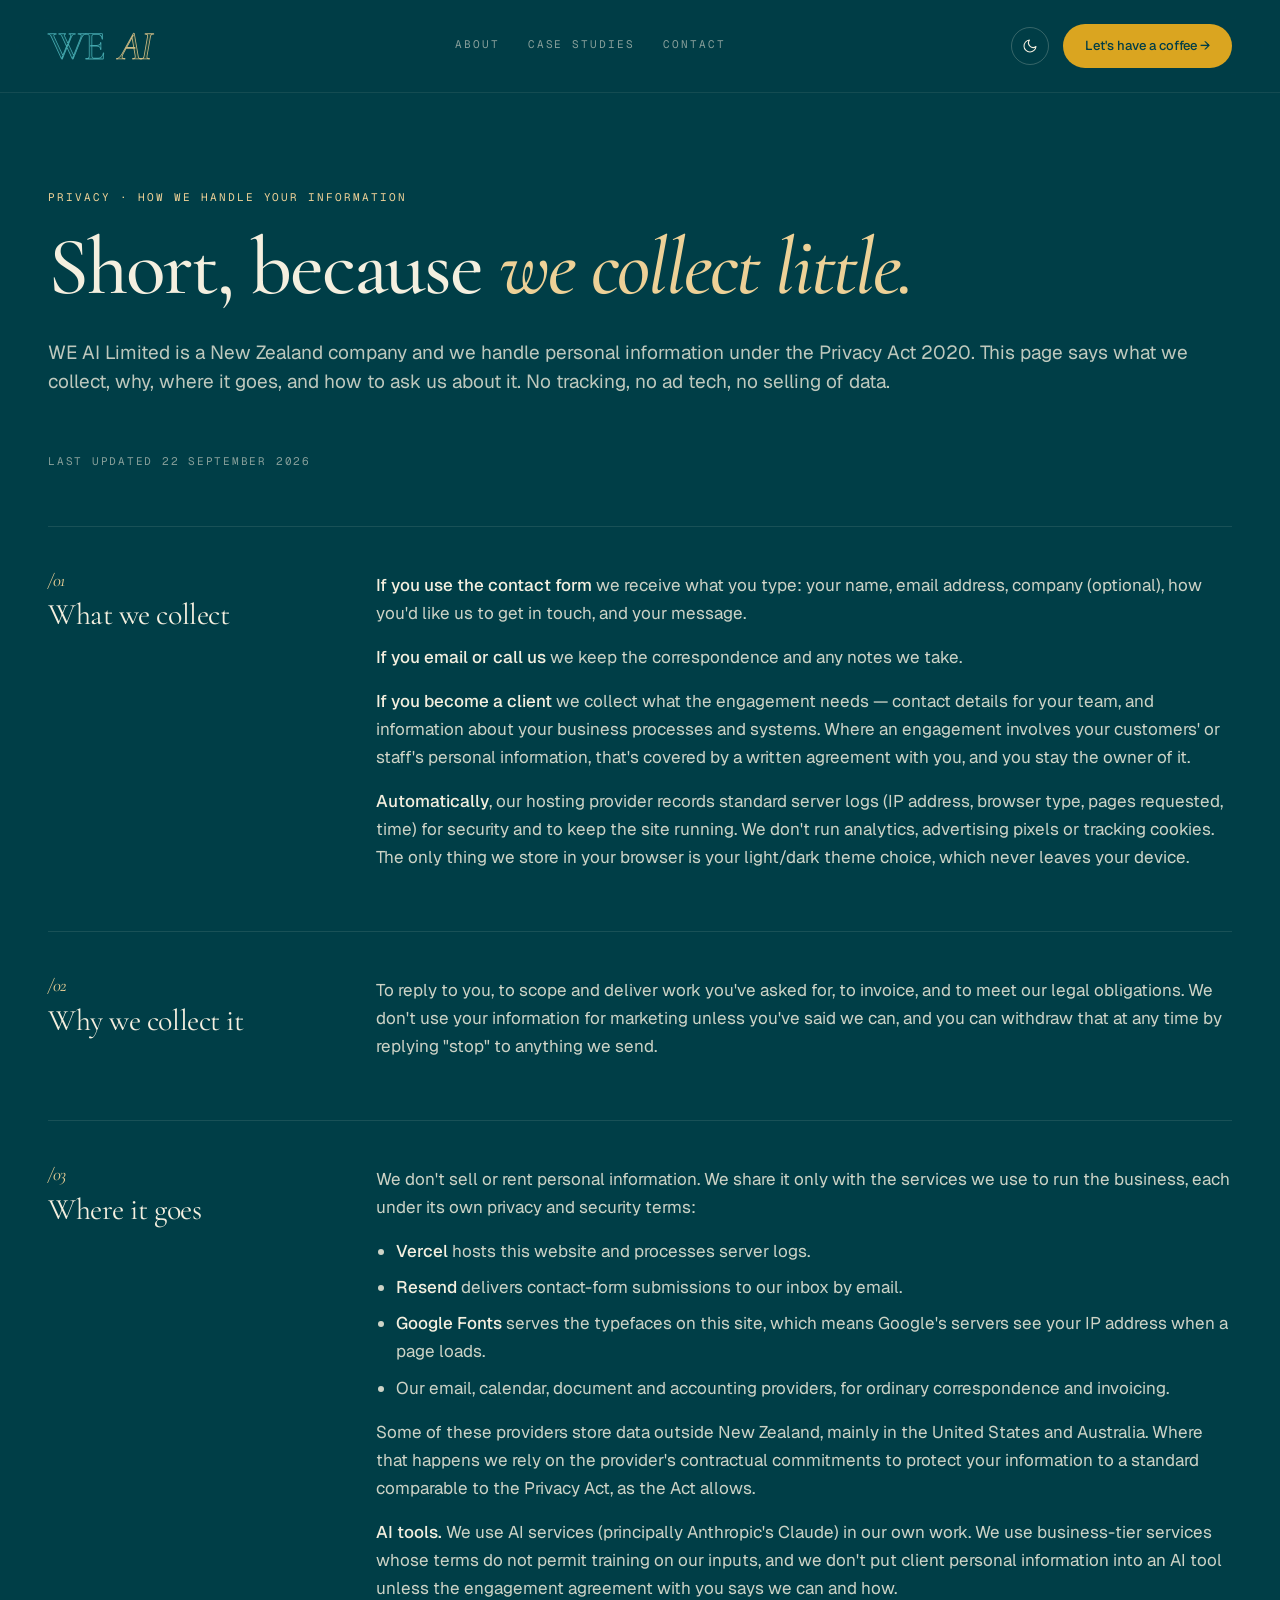
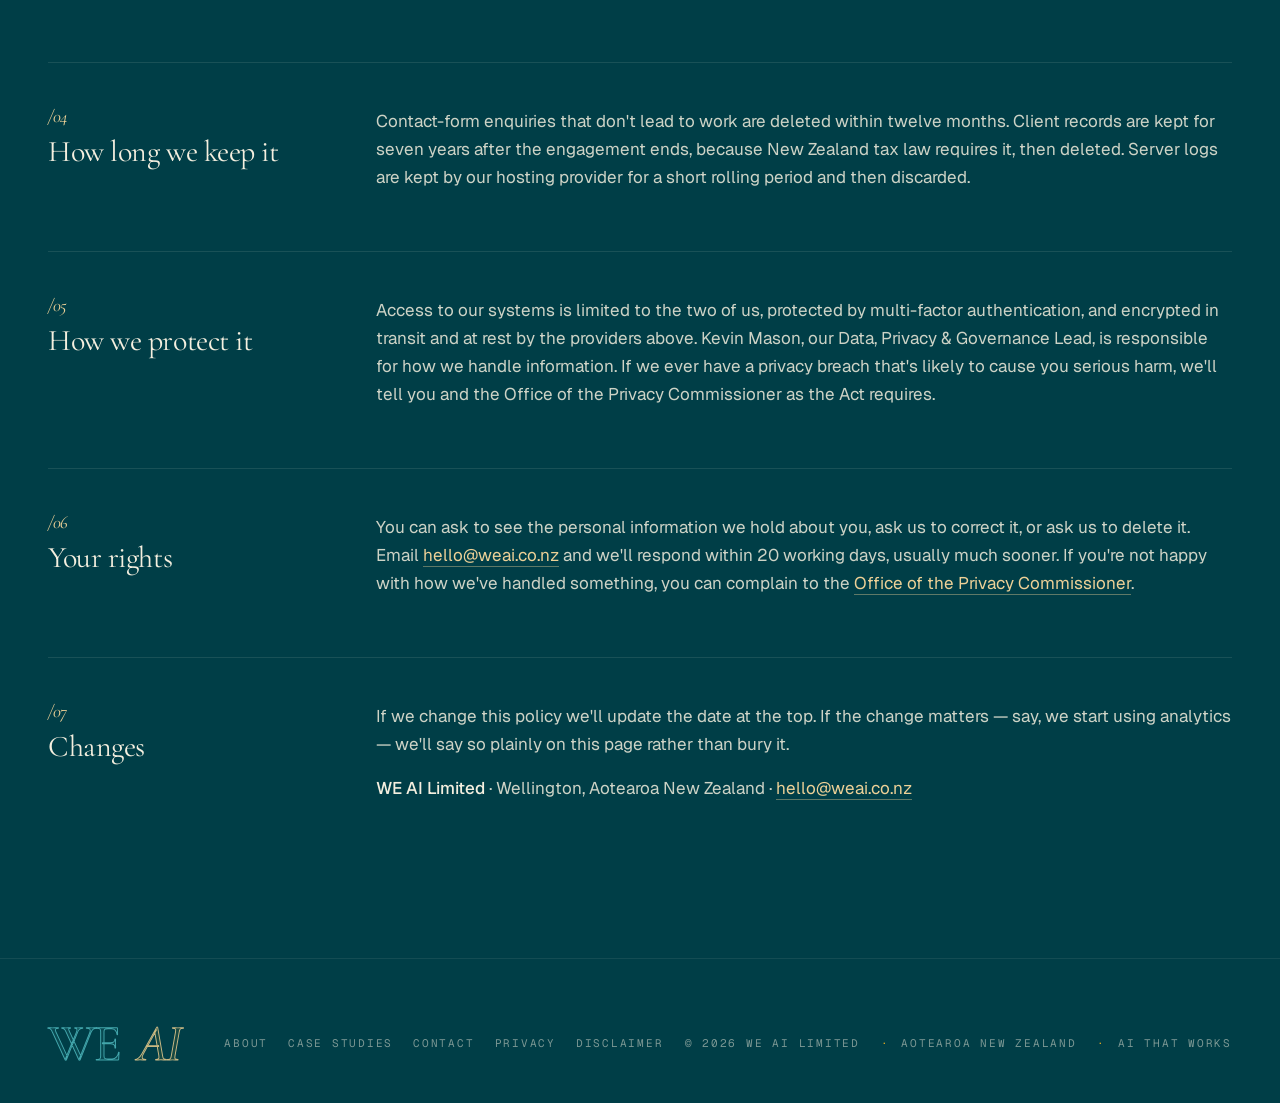
<file: privacy.html>
<!doctype html>
<html lang="en-NZ" data-theme="teal">
<head>
<meta charset="utf-8">
<meta name="viewport" content="width=device-width, initial-scale=1">
<meta name="theme-color" content="#003E47" media="(prefers-color-scheme: light)">
<meta name="theme-color" content="#000C0E" media="(prefers-color-scheme: dark)">

<script>
  (function () {
    var theme = 'teal';
    try {
      var saved = localStorage.getItem('weai-theme');
      if (saved === 'dark' || saved === 'teal' || saved === 'light') theme = saved;
    } catch (e) {}
    if (theme === 'dark') document.documentElement.removeAttribute('data-theme');
    else document.documentElement.setAttribute('data-theme', theme);
  })();
</script>

<title>Privacy policy — WE AI</title>
<meta name="description" content="How WE AI Limited collects, uses and protects personal information, under the New Zealand Privacy Act 2020.">
<link rel="canonical" href="https://weai.co.nz/privacy">

<link rel="icon" type="image/svg+xml" href="/assets/favicon-weai.svg">
<link rel="icon" type="image/png" sizes="512x512" href="/assets/favicon-weai.png">
<link rel="apple-touch-icon" href="/assets/favicon-weai.png">

<meta property="og:type" content="website">
<meta property="og:site_name" content="WE AI">
<meta property="og:title" content="Privacy policy — WE AI">
<meta property="og:description" content="How WE AI collects, uses and protects personal information.">
<meta property="og:url" content="https://weai.co.nz/privacy">
<meta property="og:locale" content="en_NZ">

<link rel="preconnect" href="https://fonts.googleapis.com">
<link rel="preconnect" href="https://fonts.gstatic.com" crossorigin>
<link rel="stylesheet" href="/tokens.css">
<link rel="stylesheet" href="/shared.css">
<style>
  .page-hero { padding-bottom: 32px; }
  .policy { padding: 24px 0 96px; }
  .policy .updated {
    font-family: var(--font-mono); font-size: 11px; letter-spacing: 0.16em; text-transform: uppercase;
    color: color-mix(in oklab, var(--ink-fg) 55%, transparent);
    margin-bottom: 56px;
  }
  .policy section {
    display: grid;
    grid-template-columns: 280px 1fr;
    gap: 48px;
    padding: 44px 0;
    border-top: 1px solid color-mix(in oklab, var(--ink-fg) 10%, transparent);
  }
  .policy h2 {
    font-family: var(--font-display);
    font-weight: 400;
    font-size: 30px;
    line-height: 1.1;
    letter-spacing: -0.015em;
    margin: 0;
    color: var(--ink-fg);
  }
  .policy h2 .n {
    display: block;
    font-family: var(--font-italic); font-style: italic;
    font-size: 18px; color: var(--gold-cream);
    margin-bottom: 8px;
  }
  .policy p, .policy li {
    font-size: 17px; line-height: 1.65;
    color: color-mix(in oklab, var(--ink-fg) 84%, transparent);
    margin: 0 0 16px;
  }
  .policy ul { padding-left: 20px; margin: 0 0 16px; }
  .policy li { margin-bottom: 8px; }
  .policy a { color: var(--gold-cream); border-bottom: 1px solid color-mix(in oklab, var(--gold-cream) 40%, transparent); }
  .policy a:hover { border-bottom-color: var(--gold-cream); }
  .policy strong { color: var(--ink-fg); font-weight: 500; }
  @media (max-width: 900px) {
    .policy section { grid-template-columns: 1fr; gap: 20px; padding: 36px 0; }
  }
</style>
</head>
<body>

<nav class="nav">
  <a href="/" class="nav-logo" aria-label="WE AI — home">
    <svg viewBox="0 0 360 130" xmlns="http://www.w3.org/2000/svg" aria-hidden="true">
      <text class="we" x="0" y="104">WE</text>
      <text class="ai" x="206" y="104">AI</text>
    </svg>
  </a>
  <div class="nav-links">
    <a href="/about">About</a>
    <a href="/case-studies">Case studies</a>
    <a href="/#contact">Contact</a>
  </div>
  <div class="nav-right">
    <button id="theme-toggle" class="nav-theme" type="button" aria-label="Toggle dark mode" title="Toggle dark mode">
      <svg class="icon-sun" viewBox="0 0 24 24" fill="none" stroke="currentColor" stroke-width="1.6" stroke-linecap="round" stroke-linejoin="round" aria-hidden="true">
        <circle cx="12" cy="12" r="4"/>
        <path d="M12 2v2M12 20v2M4.93 4.93l1.41 1.41M17.66 17.66l1.41 1.41M2 12h2M20 12h2M4.93 19.07l1.41-1.41M17.66 6.34l1.41-1.41"/>
      </svg>
      <svg class="icon-moon" viewBox="0 0 24 24" fill="none" stroke="currentColor" stroke-width="1.6" stroke-linecap="round" stroke-linejoin="round" aria-hidden="true">
        <path d="M21 12.79A9 9 0 1 1 11.21 3 7 7 0 0 0 21 12.79z"/>
      </svg>
    </button>
    <a href="/#contact" class="nav-cta">Let's have a coffee →</a>
  </div>
</nav>

<div class="page">

  <section class="page-hero">
    <div class="kicker">Privacy · how we handle your information</div>
    <h1>Short, because <em>we collect little.</em></h1>
    <p class="lead">WE AI Limited is a New Zealand company and we handle personal information under the Privacy Act 2020. This page says what we collect, why, where it goes, and how to ask us about it. No tracking, no ad tech, no selling of data.</p>
  </section>

  <div class="policy">
    <div class="updated">Last updated 22 September 2026</div>

    <section>
      <h2><span class="n">/01</span>What we collect</h2>
      <div>
        <p><strong>If you use the contact form</strong> we receive what you type: your name, email address, company (optional), how you'd like us to get in touch, and your message.</p>
        <p><strong>If you email or call us</strong> we keep the correspondence and any notes we take.</p>
        <p><strong>If you become a client</strong> we collect what the engagement needs — contact details for your team, and information about your business processes and systems. Where an engagement involves your customers' or staff's personal information, that's covered by a written agreement with you, and you stay the owner of it.</p>
        <p><strong>Automatically</strong>, our hosting provider records standard server logs (IP address, browser type, pages requested, time) for security and to keep the site running. We don't run analytics, advertising pixels or tracking cookies. The only thing we store in your browser is your light/dark theme choice, which never leaves your device.</p>
      </div>
    </section>

    <section>
      <h2><span class="n">/02</span>Why we collect it</h2>
      <div>
        <p>To reply to you, to scope and deliver work you've asked for, to invoice, and to meet our legal obligations. We don't use your information for marketing unless you've said we can, and you can withdraw that at any time by replying "stop" to anything we send.</p>
      </div>
    </section>

    <section>
      <h2><span class="n">/03</span>Where it goes</h2>
      <div>
        <p>We don't sell or rent personal information. We share it only with the services we use to run the business, each under its own privacy and security terms:</p>
        <ul>
          <li><strong>Vercel</strong> hosts this website and processes server logs.</li>
          <li><strong>Resend</strong> delivers contact-form submissions to our inbox by email.</li>
          <li><strong>Google Fonts</strong> serves the typefaces on this site, which means Google's servers see your IP address when a page loads.</li>
          <li>Our email, calendar, document and accounting providers, for ordinary correspondence and invoicing.</li>
        </ul>
        <p>Some of these providers store data outside New Zealand, mainly in the United States and Australia. Where that happens we rely on the provider's contractual commitments to protect your information to a standard comparable to the Privacy Act, as the Act allows.</p>
        <p><strong>AI tools.</strong> We use AI services (principally Anthropic's Claude) in our own work. We use business-tier services whose terms do not permit training on our inputs, and we don't put client personal information into an AI tool unless the engagement agreement with you says we can and how.</p>
      </div>
    </section>

    <section>
      <h2><span class="n">/04</span>How long we keep it</h2>
      <div>
        <p>Contact-form enquiries that don't lead to work are deleted within twelve months. Client records are kept for seven years after the engagement ends, because New Zealand tax law requires it, then deleted. Server logs are kept by our hosting provider for a short rolling period and then discarded.</p>
      </div>
    </section>

    <section>
      <h2><span class="n">/05</span>How we protect it</h2>
      <div>
        <p>Access to our systems is limited to the two of us, protected by multi-factor authentication, and encrypted in transit and at rest by the providers above. Kevin Mason, our Data, Privacy &amp; Governance Lead, is responsible for how we handle information. If we ever have a privacy breach that's likely to cause you serious harm, we'll tell you and the Office of the Privacy Commissioner as the Act requires.</p>
      </div>
    </section>

    <section>
      <h2><span class="n">/06</span>Your rights</h2>
      <div>
        <p>You can ask to see the personal information we hold about you, ask us to correct it, or ask us to delete it. Email <a href="mailto:hello@weai.co.nz">hello@weai.co.nz</a> and we'll respond within 20 working days, usually much sooner. If you're not happy with how we've handled something, you can complain to the <a href="https://www.privacy.org.nz/" rel="noopener">Office of the Privacy Commissioner</a>.</p>
      </div>
    </section>

    <section>
      <h2><span class="n">/07</span>Changes</h2>
      <div>
        <p>If we change this policy we'll update the date at the top. If the change matters — say, we start using analytics — we'll say so plainly on this page rather than bury it.</p>
        <p><strong>WE AI Limited</strong> · Wellington, Aotearoa New Zealand · <a href="mailto:hello@weai.co.nz">hello@weai.co.nz</a></p>
      </div>
    </section>
  </div>

</div>

<footer>
  <svg class="wm-svg" viewBox="0 0 360 130" xmlns="http://www.w3.org/2000/svg" aria-label="WE AI">
    <text class="we" x="0" y="104">WE</text>
    <text class="ai" x="206" y="104">AI</text>
  </svg>
  <div class="links">
    <a href="/about">About</a>
    <a href="/case-studies">Case studies</a>
    <a href="/#contact">Contact</a>
    <a href="/privacy">Privacy</a>
    <a href="/disclaimer">Disclaimer</a>
  </div>
  <div class="meta">
    <span>© 2026 WE AI Limited</span>
    <span>Aotearoa New Zealand</span>
    <span>AI that works</span>
  </div>
</footer>

<script>
(function initThemeToggle() {
  var btn = document.getElementById('theme-toggle');
  if (!btn) return;
  btn.addEventListener('click', function () {
    var current = document.documentElement.getAttribute('data-theme') || 'dark';
    var next = current === 'dark' ? 'teal' : 'dark';
    if (next === 'dark') document.documentElement.removeAttribute('data-theme');
    else document.documentElement.setAttribute('data-theme', next);
    try { localStorage.setItem('weai-theme', next); } catch (e) {}
  });
})();
</script>
</body>
</html>
</file>
<file: tokens.css>
/* ============================================================
   WE AI — Brand Tokens (v2)
   Source palette (user-supplied formal palette):
     Teal-1   #008080   Teal-2  #00A3A3   Teal-3  #008080
     Teal-5   #008600   (note: per palette card; we treat as deep teal accent)
     Gold-1   #DAA520   Gold-2  #DAA520
     Deep-7   #000160   White   #FFFFFF
   Logo gradients use ranges from #0c3e48 → #1fa9b3 (teal)
   and #be9a60 → #edd197 (gold/cream).

   This file is the single source of truth for the WE AI brand
   moving forward. All deliverables import from this.
   ============================================================ */

@import url('https://fonts.googleapis.com/css2?family=Cormorant+Garamond:ital,wght@0,400;0,500;0,600;0,700;1,400;1,500;1,600;1,700&family=Geist:wght@300;400;500;600;700&family=Geist+Mono:wght@400;500&display=swap');

:root {
  color-scheme: light;

  /* ============================================================
     CORE PALETTE — exact user-supplied colors
     ============================================================ */
  --teal-1:    #008080;   /* core teal */
  --teal-2:    #00A3A3;   /* bright teal */
  --teal-deep: #003E47;   /* derived deep teal — anchor */
  --teal-ink:  #001E22;   /* near-black teal — body ink on light */
  --teal-mid:  #005A5F;   /* hover / mid */
  --teal-soft: #4FB8BE;   /* highlight */
  --teal-tint: #E0F0F0;   /* tint */
  --teal-wash: #F2F8F8;   /* page wash */

  --gold-1:    #DAA520;   /* core gold (user palette) */
  --gold-2:    #C68F18;   /* hover / deeper */
  --gold-soft: #E8C875;   /* light gold */
  --gold-cream:#EDD197;   /* cream highlight (matches logo gradient) */
  --gold-tint: #FBF1D9;   /* tint */
  --gold-deep: #8A6312;   /* deep gold for emphasis on light */

  --deep-7:    #000160;   /* deep navy from palette — used sparingly */

  /* Neutrals — slightly warm, sit with teal+gold */
  --ink-900:   #0A0F10;
  --ink-800:   #131C1E;
  --ink-700:   #2A3539;
  --ink-500:   #5C6A6C;
  --ink-400:   #8A9698;
  --ink-300:   #BDC6C7;
  --ink-200:   #D9DFDF;
  --ink-100:   #ECEFEF;
  --ink-50:    #F6F7F7;

  --paper:     #F8F5EE;   /* warm off-white — boutique stationery feel */
  --paper-cool:#F4F7F6;
  --bone:      #EDE6D5;   /* warmer paper for accent sections */
  --white:     #FFFFFF;

  /* ============================================================
     SEMANTIC TOKENS
     ============================================================ */
  --bg-page:        var(--paper);
  --bg-surface:     var(--white);
  --bg-surface-alt: var(--ink-50);
  --bg-inverse:     var(--teal-ink);
  --bg-inverse-2:   var(--teal-deep);

  --fg-1:        var(--teal-ink);    /* headlines */
  --fg-2:        var(--ink-700);     /* body */
  --fg-3:        var(--ink-500);     /* captions */
  --fg-muted:    var(--ink-400);
  --fg-on-dark:  #F4EFDF;            /* warm off-white on teal */
  --fg-on-dark-2:rgba(244, 239, 223, 0.68);

  --brand:        var(--teal-deep);
  --brand-2:      var(--teal-1);
  --brand-hover:  var(--teal-mid);
  --accent:       var(--gold-1);
  --accent-hover: var(--gold-2);
  --accent-soft:  var(--gold-soft);

  --border:        var(--ink-200);
  --border-strong: var(--ink-300);
  --border-on-dark:rgba(244, 239, 223, 0.14);
  --ring:          0 0 0 3px rgba(218, 165, 32, 0.35);

  /* ============================================================
     TYPE — Cormorant Garamond (display serif, upright + italic) +
     Geist (UI sans). The serif gives boutique-consultancy gravitas;
     Geist is a modern, slightly geometric sans for body / UI.
     ============================================================ */
  --font-display: 'Cormorant Garamond', 'Iowan Old Style', Georgia, serif;
  --font-italic:  'Cormorant Garamond', 'Iowan Old Style', Georgia, serif;
  --font-body:    'Geist', -apple-system, BlinkMacSystemFont, 'Segoe UI', sans-serif;
  --font-mono:    'Geist Mono', ui-monospace, 'SF Mono', Menlo, monospace;

  /* Modular scale — 1.25 ratio with display jumps */
  --fs-micro:   11px;
  --fs-caption: 13px;
  --fs-small:   14px;
  --fs-body:    16px;
  --fs-lead:    19px;
  --fs-h5:      22px;
  --fs-h4:      28px;
  --fs-h3:      36px;
  --fs-h2:      48px;
  --fs-h1:      72px;
  --fs-display: 104px;
  --fs-mega:    144px;

  --lh-tight:   1.04;
  --lh-snug:    1.18;
  --lh-normal:  1.55;
  --lh-loose:   1.7;

  --ls-mega:    -0.045em;
  --ls-tight:   -0.025em;
  --ls-snug:    -0.012em;
  --ls-wide:    0.04em;
  --ls-caps:    0.18em;

  /* ============================================================
     SPACING — 4px base
     ============================================================ */
  --sp-1: 4px;   --sp-2: 8px;   --sp-3: 12px;  --sp-4: 16px;
  --sp-5: 20px;  --sp-6: 24px;  --sp-8: 32px;  --sp-10: 40px;
  --sp-12: 48px; --sp-16: 64px; --sp-20: 80px; --sp-24: 96px;
  --sp-32: 128px; --sp-40: 160px;

  /* ============================================================
     RADII / SHADOWS
     ============================================================ */
  --r-xs: 2px; --r-sm: 4px; --r-md: 8px; --r-lg: 14px;
  --r-xl: 20px; --r-2xl: 28px; --r-full: 999px;

  --shadow-xs: 0 1px 2px rgba(0, 30, 34, 0.08);
  --shadow-sm: 0 2px 8px rgba(0, 30, 34, 0.08), 0 1px 2px rgba(0, 30, 34, 0.05);
  --shadow-md: 0 12px 28px rgba(0, 30, 34, 0.10), 0 3px 8px rgba(0, 30, 34, 0.06);
  --shadow-lg: 0 32px 64px rgba(0, 30, 34, 0.16), 0 8px 16px rgba(0, 30, 34, 0.08);
  --shadow-glow: 0 0 0 1px rgba(218, 165, 32, 0.20), 0 18px 36px rgba(0, 30, 34, 0.16);

  /* Motion */
  --ease-out:    cubic-bezier(0.22, 1, 0.36, 1);
  --ease-in-out: cubic-bezier(0.65, 0, 0.35, 1);
  --ease-elastic:cubic-bezier(0.34, 1.56, 0.64, 1);
  --dur-fast:  140ms;
  --dur-base:  280ms;
  --dur-slow:  520ms;
  --dur-xslow: 900ms;

  /* Layout */
  --container: 1240px;
  --container-narrow: 920px;
  --container-wide: 1440px;
}

/* ============================================================
   BASE
   ============================================================ */
* { box-sizing: border-box; }
html, body { margin: 0; padding: 0; }

html { scroll-behavior: smooth; }

body {
  font-family: var(--font-body);
  font-size: var(--fs-body);
  line-height: var(--lh-normal);
  color: var(--fg-2);
  background: var(--bg-page);
  -webkit-font-smoothing: antialiased;
  text-rendering: optimizeLegibility;
}

h1, h2, h3, h4, h5, .display-serif {
  font-family: var(--font-display);
  color: var(--fg-1);
  line-height: var(--lh-tight);
  letter-spacing: var(--ls-tight);
  font-weight: 400;
  text-wrap: balance;
  margin: 0;
}

h1 { font-size: var(--fs-h1); }
h2 { font-size: var(--fs-h2); }
h3 { font-size: var(--fs-h3); }
h4 { font-size: var(--fs-h4); font-weight: 500; }
h5 { font-size: var(--fs-h5); font-weight: 500; }

.display { font-size: var(--fs-display); font-weight: 400; letter-spacing: var(--ls-mega); }
.mega    { font-size: var(--fs-mega);    font-weight: 300; letter-spacing: var(--ls-mega); }

p { margin: 0; line-height: var(--lh-normal); text-wrap: pretty; }
.lead { font-size: var(--fs-lead); line-height: 1.5; color: var(--fg-2); }

.eyebrow {
  font-family: var(--font-body);
  font-size: var(--fs-caption);
  font-weight: 500;
  letter-spacing: var(--ls-caps);
  text-transform: uppercase;
  color: var(--accent);
  display: inline-flex;
  align-items: center;
  gap: var(--sp-3);
}
.eyebrow::before {
  content: "";
  display: inline-block;
  width: 24px;
  height: 1px;
  background: currentColor;
}

.eyebrow.no-rule::before { display: none; }
.eyebrow.on-dark { color: var(--gold-soft); }

.micro {
  font-family: var(--font-mono);
  font-size: var(--fs-micro);
  letter-spacing: var(--ls-wide);
  text-transform: uppercase;
  color: var(--fg-3);
}

a { color: inherit; text-decoration: none; }

/* ============================================================
   UTILITIES
   ============================================================ */
.container       { max-width: var(--container);        margin: 0 auto; padding: 0 var(--sp-8); }
.container-narrow{ max-width: var(--container-narrow); margin: 0 auto; padding: 0 var(--sp-8); }
.container-wide  { max-width: var(--container-wide);   margin: 0 auto; padding: 0 var(--sp-8); }

.serif    { font-family: var(--font-display); }
.italic   { font-style: italic; }
.italic-serif { font-family: var(--font-display); font-style: italic; font-weight: 400; }

/* The signature gold underline used as accent on key words */
.gold-rule {
  position: relative;
  display: inline-block;
}
.gold-rule::after {
  content: "";
  position: absolute;
  left: 0; right: 0; bottom: 0.05em;
  height: 0.18em;
  background: linear-gradient(90deg, var(--gold-deep), var(--gold-1) 40%, var(--gold-cream));
  z-index: -1;
  opacity: 0.85;
  border-radius: 2px;
}

/* Gold gradient text fill — reserved for big serif words */
.gold-text {
  background: linear-gradient(120deg, #8A6312 0%, #DAA520 35%, #EDD197 70%, #C68F18 100%);
  -webkit-background-clip: text;
  background-clip: text;
  -webkit-text-fill-color: transparent;
  color: transparent;
}

.teal-text {
  background: linear-gradient(120deg, #003E47 0%, #008080 50%, #00A3A3 100%);
  -webkit-background-clip: text;
  background-clip: text;
  -webkit-text-fill-color: transparent;
  color: transparent;
}

/* Buttons */
.btn {
  display: inline-flex; align-items: center; gap: var(--sp-3);
  font-family: var(--font-body);
  font-size: var(--fs-small);
  font-weight: 500;
  letter-spacing: 0;
  padding: 14px 22px;
  border-radius: var(--r-full);
  border: 1px solid transparent;
  cursor: pointer;
  transition: background var(--dur-base) var(--ease-out),
              color var(--dur-base) var(--ease-out),
              border-color var(--dur-base) var(--ease-out),
              transform var(--dur-fast) var(--ease-out);
  text-decoration: none;
  white-space: nowrap;
}
.btn:hover { transform: translateY(-1px); }

.btn-primary {
  background: var(--teal-deep);
  color: var(--paper);
}
.btn-primary:hover { background: var(--teal-mid); }

.btn-gold {
  background: var(--gold-1);
  color: var(--teal-ink);
}
.btn-gold:hover { background: var(--gold-2); color: var(--paper); }

.btn-ghost {
  background: transparent;
  color: currentColor;
  border-color: currentColor;
  opacity: 0.85;
}
.btn-ghost:hover { opacity: 1; }

.btn-link {
  padding: 0;
  background: transparent;
  color: currentColor;
  border-radius: 0;
  border-bottom: 1px solid currentColor;
  padding-bottom: 2px;
}

/* Arrow that nudges on hover */
.btn .arr,
.arr-link .arr {
  display: inline-block;
  transition: transform var(--dur-base) var(--ease-out);
}
.btn:hover .arr,
.arr-link:hover .arr { transform: translateX(4px); }

/* Section padding */
.section { padding: var(--sp-32) 0; }
.section-sm { padding: var(--sp-20) 0; }

@media (max-width: 760px) {
  :root {
    --fs-h1: 44px;
    --fs-h2: 32px;
    --fs-h3: 26px;
    --fs-display: 64px;
    --fs-mega: 88px;
  }
  .section { padding: var(--sp-20) 0; }
}

/* Selection */
::selection { background: var(--gold-1); color: var(--teal-ink); }

/* Reduce motion */
@media (prefers-reduced-motion: reduce) {
  * { animation-duration: 0.01ms !important; transition-duration: 0.01ms !important; }
}
</file>
<file: shared.css>
/* ============================================================
   WE AI — shared chrome for inner pages (about, case-studies)
   Mirrors the theme vars, nav and footer defined inline in
   index.html. If index.html's nav/footer/theme CSS changes,
   change it here too (or move index.html onto this file).
   ============================================================ */

:root {
  /* DARK (default) */
  --night: #000C0E;
  --night-2: #001418;
  --ink-fg: #F4EFDF;
  --nav-bg: rgba(0, 12, 14, 0.85);
  --teal-line: rgba(79, 184, 190, 0.55);
  --gold-line: rgba(218, 165, 32, 0.85);
  --logo-we-fill: rgba(79, 184, 190, 0.08);
  --logo-ai-fill: rgba(218, 165, 32, 0.08);
  --card-bg: rgba(0, 30, 34, 0.55);
}
:root[data-theme="light"] {
  --night: #FFFFFF;
  --night-2: #F5F7F7;
  --paper: #FFFFFF;
  --bone: #F0F2F2;
  --ink-fg: #001E22;
  --gold-cream: #8A6312;
  --fg-on-dark: #001E22;
  --nav-bg: rgba(255, 255, 255, 0.92);
  --gold-deep: #8A6312;
  --logo-we-fill: rgba(79, 184, 190, 0.10);
  --logo-ai-fill: rgba(218, 165, 32, 0.10);
  --teal-line: rgba(79, 184, 190, 0.85);
  --gold-line: rgba(237, 209, 151, 0.85);
  --card-bg: #F8FAFA;
}
:root[data-theme="teal"] {
  --night: #003E47;
  --night-2: #00565F;
  --paper: #F8F5EE;
  --bone: #EDE6D5;
  --teal-ink: #001E22;
  --gold-deep: #8A6312;
  --ink-fg: #F4EFDF;
  --nav-bg: rgba(0, 62, 71, 0.88);
  --teal-line: rgba(79, 184, 190, 0.85);
  --gold-line: rgba(237, 209, 151, 0.85);
  --logo-we-fill: rgba(79, 184, 190, 0.10);
  --logo-ai-fill: rgba(218, 165, 32, 0.10);
  --card-bg: rgba(0, 30, 34, 0.55);
}

*, *::before, *::after { box-sizing: border-box; }
html { scroll-behavior: smooth; -webkit-text-size-adjust: 100%; }
body {
  margin: 0;
  background: var(--night);
  color: var(--fg-on-dark);
  font-family: var(--font-body);
  overflow-x: hidden;
  transition: background 320ms ease, color 320ms ease;
}
a { color: inherit; text-decoration: none; }
img { max-width: 100%; display: block; }
.page { max-width: 1480px; margin: 0 auto; padding: 0 48px; }
::selection { background: var(--gold-1); color: var(--night); }

body, h1, h2, h3, h4, h5, h6, p, em, strong, span, div, text {
  font-feature-settings: "liga" 0, "dlig" 0, "clig" 0, "calt" 0, "swsh" 0, "salt" 0, "ss01" 0, "ss02" 0, "ss03" 0;
  font-variant-ligatures: none;
}
em, i, .nav-logo svg .ai, footer .wm-svg .ai {
  font-family: var(--font-italic), 'Cormorant Garamond', Georgia, serif;
  font-style: italic;
  font-weight: 500;
}

/* ─── NAV ─── */
.nav {
  position: sticky; top: 0; z-index: 50;
  padding: 24px 48px;
  display: flex; align-items: center; justify-content: space-between;
  background: var(--nav-bg);
  backdrop-filter: blur(20px);
  border-bottom: 1px solid color-mix(in oklab, var(--ink-fg) 8%, transparent);
}
.nav-logo { display: flex; align-items: center; line-height: 0; }
.nav-logo svg { height: 44px; width: auto; display: block; overflow: visible; }
.nav-logo svg text, footer .wm-svg text {
  font-family: var(--font-display);
  font-weight: 400;
  font-size: 120px;
  letter-spacing: -0.04em;
  stroke-width: 2.4;
  stroke-linejoin: round;
  stroke-linecap: round;
  paint-order: stroke;
}
footer .wm-svg text { stroke-width: 2.2; }
.nav-logo svg .we, footer .wm-svg .we { stroke: var(--teal-line); fill: var(--logo-we-fill); }
.nav-logo svg .ai, footer .wm-svg .ai { stroke: var(--gold-line); fill: var(--logo-ai-fill); font-style: italic; }

.nav-links {
  font-family: var(--font-mono);
  font-size: 11px;
  letter-spacing: 0.18em;
  text-transform: uppercase;
  color: color-mix(in oklab, var(--ink-fg) 55%, transparent);
  display: flex; gap: 28px;
}
.nav-links a { transition: color 200ms ease; padding-bottom: 2px; border-bottom: 1px solid transparent; }
.nav-links a:hover { color: var(--gold-cream); }
.nav-links a[aria-current="page"] { color: var(--ink-fg); border-bottom-color: var(--gold-1); }

.nav-right { display: flex; align-items: center; gap: 14px; }
.nav-cta {
  background: var(--gold-1);
  color: var(--night);
  padding: 12px 22px;
  border-radius: 999px;
  font-size: 13px;
  font-weight: 500;
  transition: background 200ms ease;
}
.nav-cta:hover { background: var(--gold-cream); }
.nav-theme {
  width: 38px; height: 38px;
  display: inline-flex; align-items: center; justify-content: center;
  background: transparent;
  color: var(--ink-fg);
  border: 1px solid color-mix(in oklab, var(--ink-fg) 22%, transparent);
  border-radius: 999px;
  cursor: pointer; padding: 0;
  transition: border-color 200ms ease, color 200ms ease;
}
.nav-theme:hover { border-color: var(--gold-cream); color: var(--gold-cream); }
.nav-theme:focus-visible { outline: none; box-shadow: 0 0 0 3px rgba(218, 165, 32, 0.35); }
.nav-theme svg { width: 16px; height: 16px; display: block; }
.nav-theme .icon-sun { display: none; }
.nav-theme .icon-moon { display: block; }
:root:not([data-theme]) .nav-theme .icon-sun,
:root[data-theme="dark"] .nav-theme .icon-sun { display: block; }
:root:not([data-theme]) .nav-theme .icon-moon,
:root[data-theme="dark"] .nav-theme .icon-moon { display: none; }

/* ─── SHARED PAGE PIECES ─── */
.kicker {
  font-family: var(--font-mono);
  font-size: 11px;
  letter-spacing: 0.18em;
  text-transform: uppercase;
  color: var(--gold-cream);
  margin-bottom: 20px;
}
.page-hero { padding: 96px 0 56px; }
.page-hero h1 {
  font-family: var(--font-display);
  font-weight: 500;
  font-size: clamp(44px, 6.4vw, 92px);
  line-height: 1.02;
  letter-spacing: -0.025em;
  margin: 0 0 28px;
  color: var(--ink-fg);
}
.page-hero h1 em { color: var(--gold-cream); font-weight: 500; }
.page-hero .lead {
  font-size: 19px;
  line-height: 1.55;
  color: color-mix(in oklab, var(--ink-fg) 78%, transparent);
  margin: 0;
}
.page-hero .lead em { color: var(--gold-cream); font-size: 1.08em; }
.rule { height: 1px; background: color-mix(in oklab, var(--ink-fg) 10%, transparent); margin: 0; }

.cta-band {
  padding: 96px 0 112px;
  text-align: center;
}
.cta-band h2 {
  color: var(--ink-fg);
  font-family: var(--font-display);
  font-weight: 500;
  font-size: clamp(34px, 4.6vw, 64px);
  line-height: 1.04;
  letter-spacing: -0.02em;
  margin: 0 0 20px;
}
.cta-band h2 em { color: var(--gold-cream); }
.cta-band p { max-width: 520px; margin: 0 auto 32px; color: color-mix(in oklab, var(--ink-fg) 72%, transparent); line-height: 1.6; }
.btn-gold {
  display: inline-block;
  background: var(--gold-1); color: var(--night);
  padding: 16px 30px; border-radius: 999px;
  font-size: 14px; font-weight: 500;
  transition: background 200ms ease;
}
.btn-gold:hover { background: var(--gold-cream); }

/* ─── FOOTER ─── */
footer {
  padding: 56px 48px 32px;
  border-top: 1px solid color-mix(in oklab, var(--ink-fg) 8%, transparent);
  display: flex; justify-content: space-between; align-items: center;
  flex-wrap: wrap; gap: 16px;
}
footer .wm-svg { height: 56px; width: auto; overflow: visible; display: block; }
footer .meta {
  font-family: var(--font-mono);
  font-size: 11px; letter-spacing: 0.16em; text-transform: uppercase;
  color: color-mix(in oklab, var(--ink-fg) 50%, transparent);
}
footer .links { display: flex; gap: 20px; font-family: var(--font-mono); font-size: 11px; letter-spacing: 0.16em; text-transform: uppercase; color: color-mix(in oklab, var(--ink-fg) 50%, transparent); }
footer .links a:hover { color: var(--gold-cream); }
footer .meta span + span::before { content: "·"; margin: 0 12px; color: var(--gold-1); }

@media (max-width: 1100px) {
  .page, .nav, footer { padding-left: 28px; padding-right: 28px; }
}
@media (max-width: 760px) {
  .nav { padding: 16px 20px; }
  .nav-links { display: none; }
  .nav-cta { display: none; }
  .page { padding: 0 20px; }
  .page-hero { padding: 56px 0 36px; }
  footer { padding: 48px 24px 32px; }
}
@media (prefers-reduced-motion: reduce) {
  html { scroll-behavior: auto; }
}
</file>
